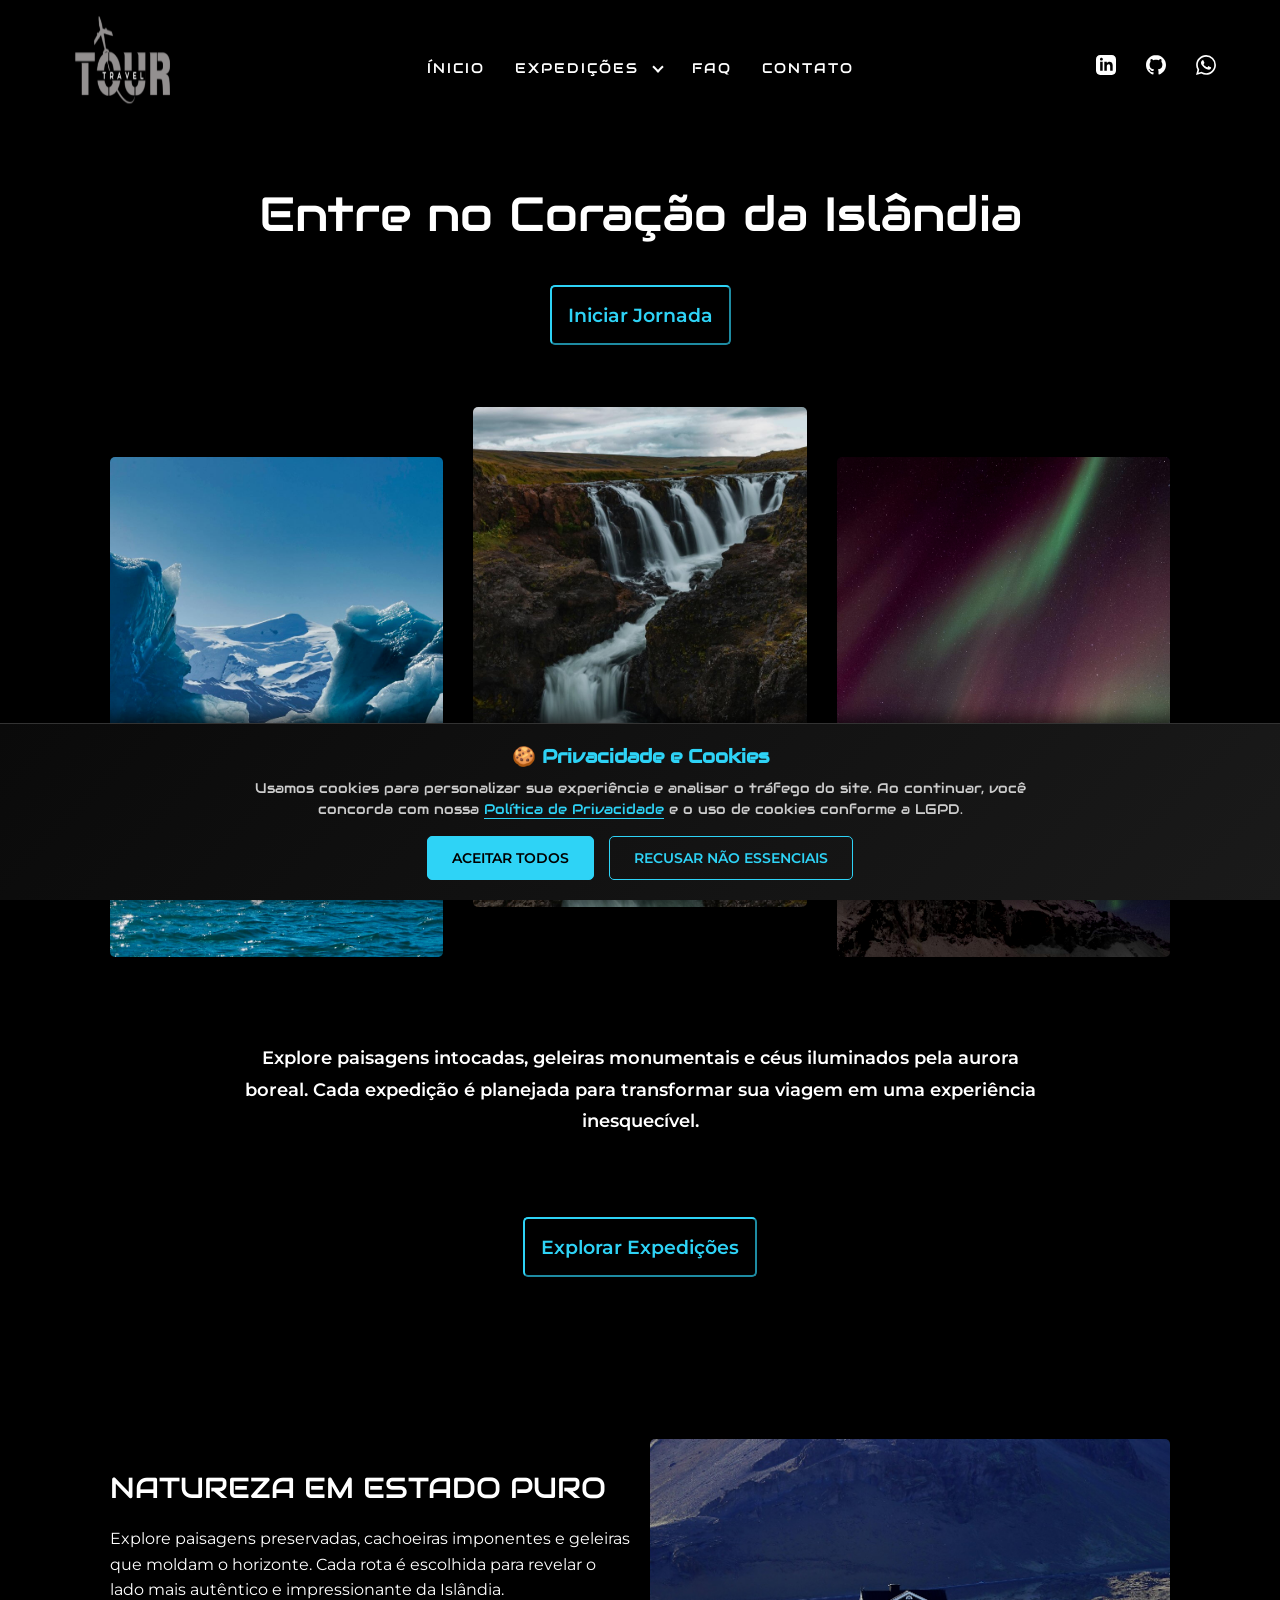
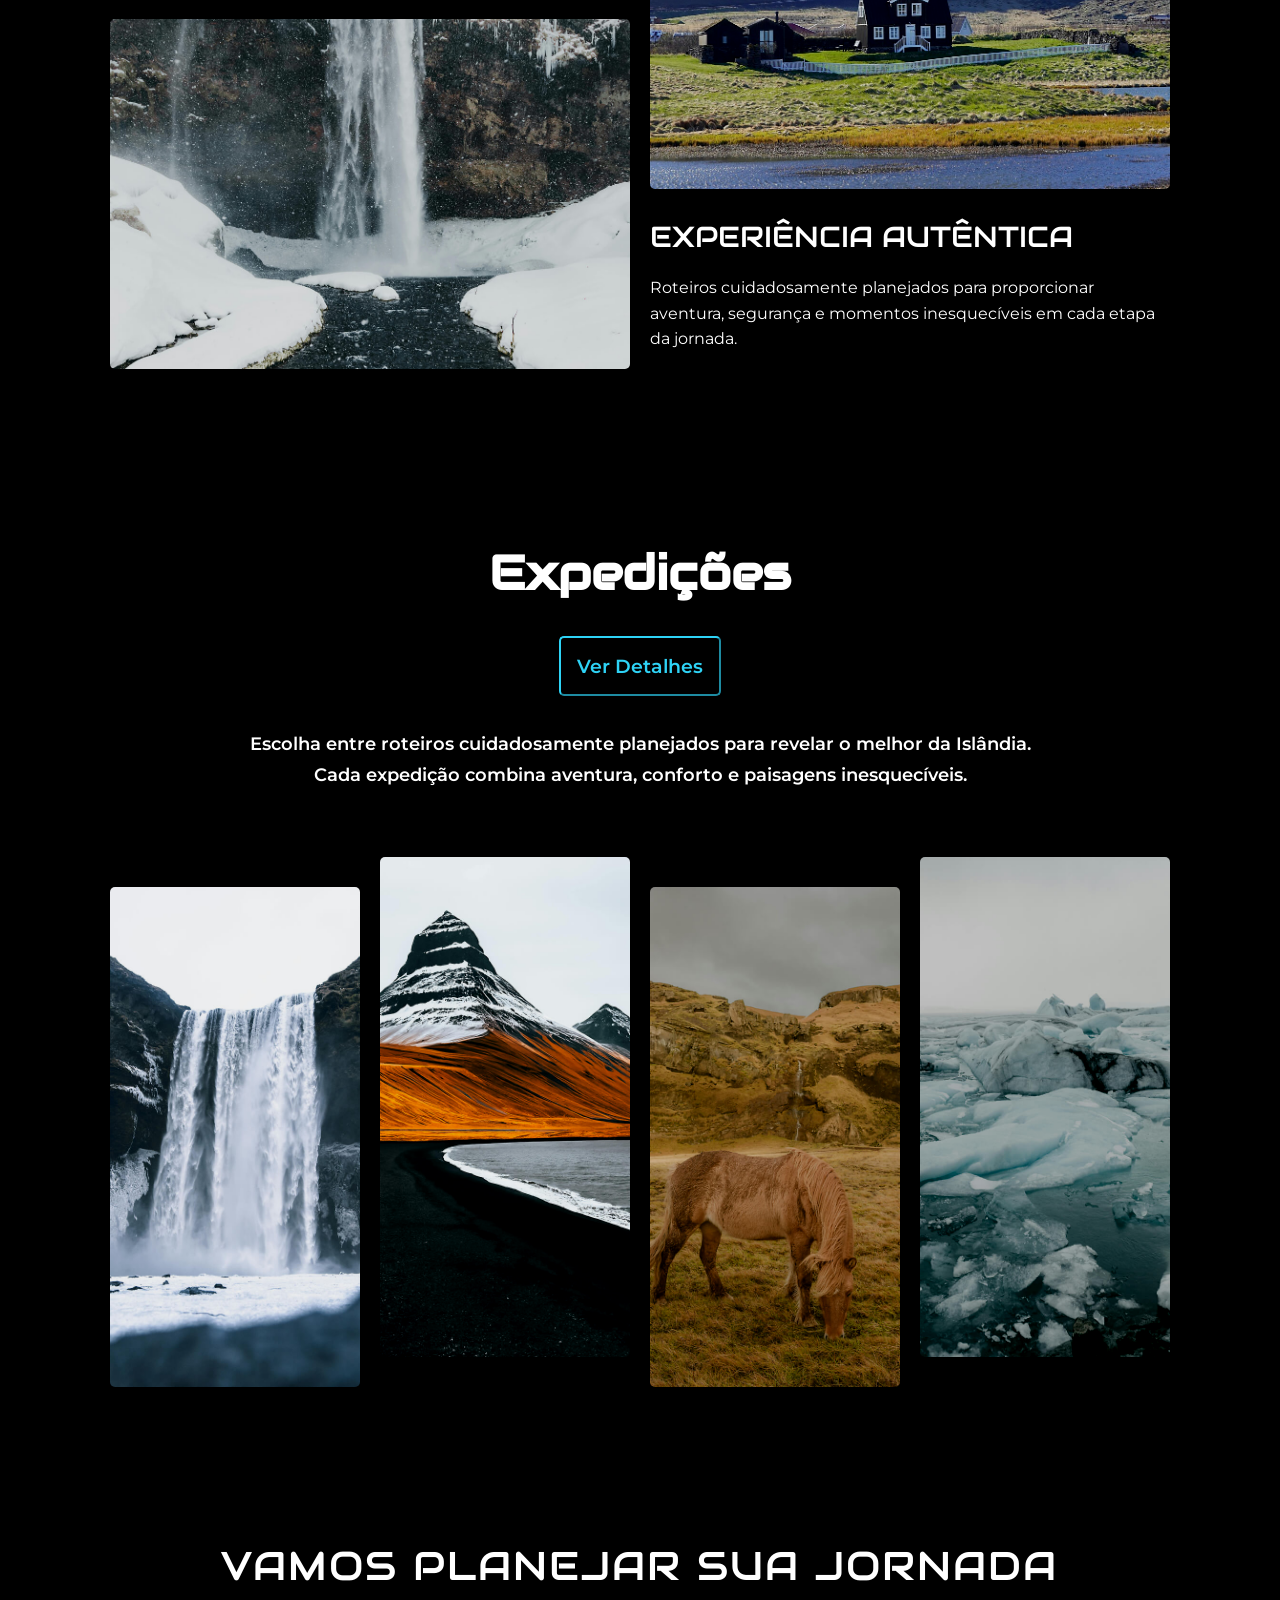
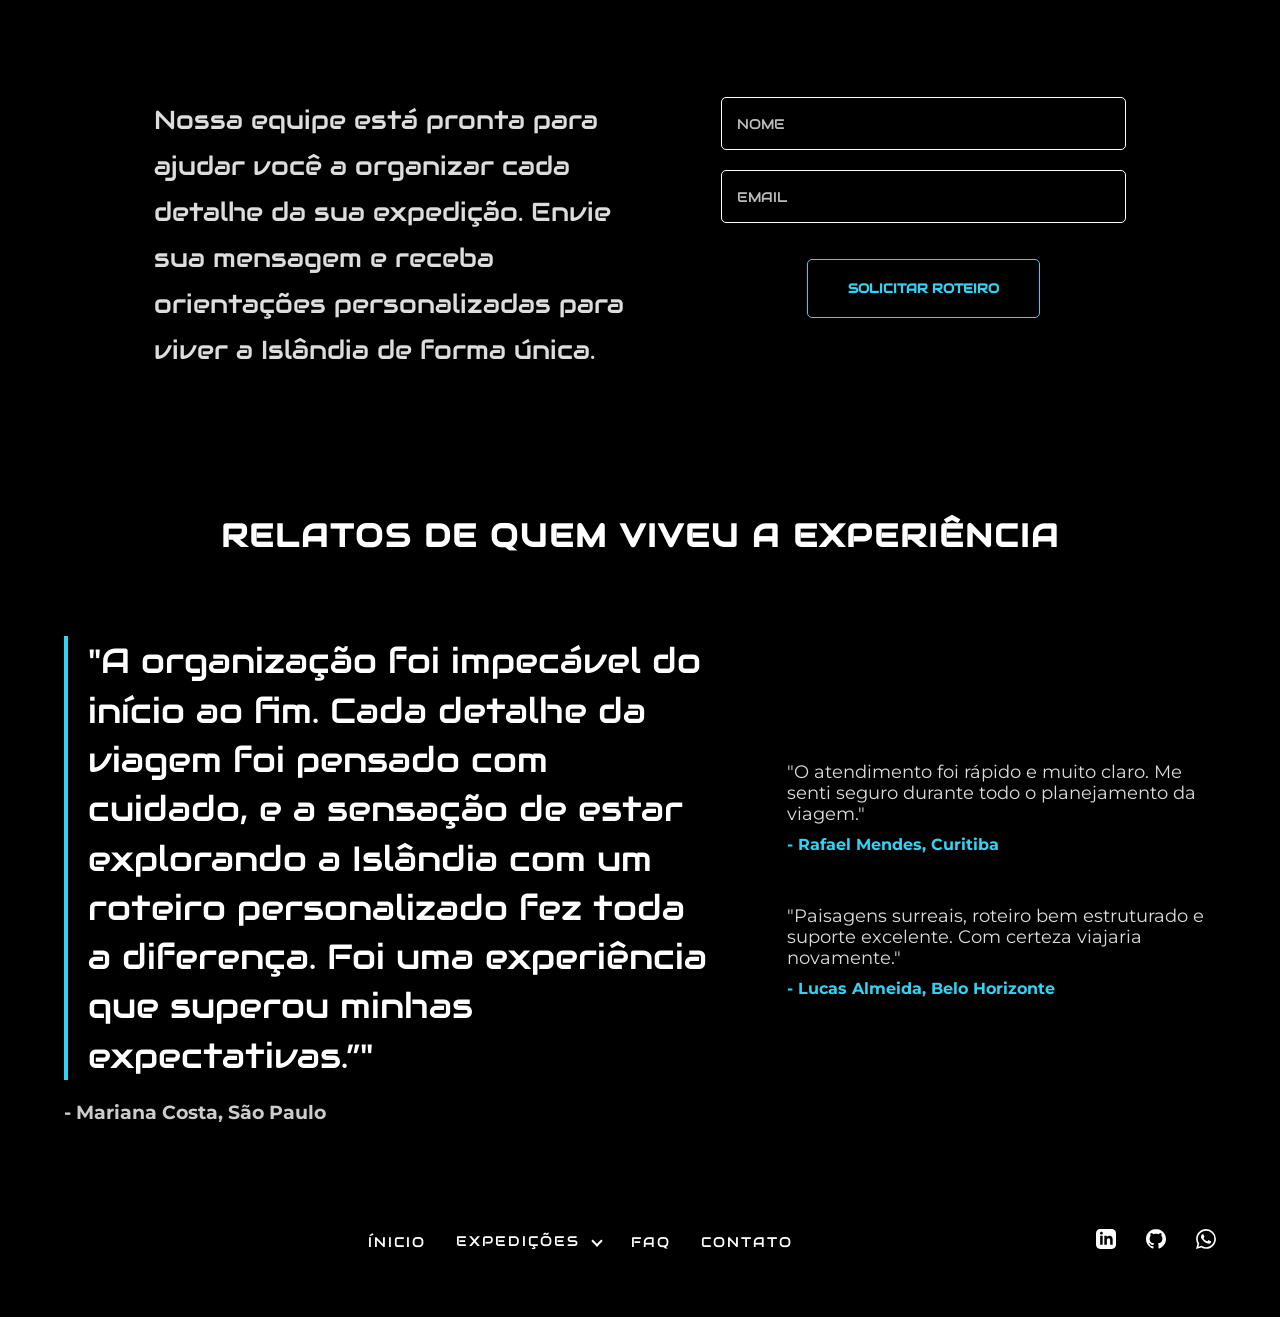
<file: index.html>
<!doctype html>
<html lang="pt-br">
  <head>
    <meta charset="UTF-8" />
    <meta name="viewport" content="width=device-width, initial-scale=1.0" />
    <title>
      Serviço de Viagem - Expedições para Islândia | Travel Freelancer
    </title>

    <!-- SEO Meta Tags -->
    <meta
      name="description"
      content="Explore paisagens intocadas da Islândia com nossas expedições personalizadas. Geleiras, aurora boreal e aventuras inesquecíveis. Roteiros planejados para transformar sua viagem em uma experiência única."
    />
    <meta
      name="keywords"
      content="viagem para islândia, expedições islândia, geleiras, aurora boreal, roteiros personalizados, aventura, turismo, travel freelancer"
    />
    <meta name="author" content="Travel Freelancer" />
    <meta name="robots" content="index, follow" />
    <meta name="language" content="pt-br" />

    <!-- Open Graph Meta Tags -->
    <meta
      property="og:title"
      content="Serviço de Viagem - Expedições para Islândia | Travel Freelancer"
    />
    <meta
      property="og:description"
      content="Explore paisagens intocadas da Islândia com nossas expedições personalizadas. Geleiras, aurora boreal e aventuras inesquecíveis."
    />
    <meta property="og:type" content="website" />
    <meta property="og:url" content="https://seusite.com/" />
    <meta
      property="og:image"
      content="https://seusite.com/assets/img/geleira.jpg"
    />
    <meta property="og:image:width" content="1200" />
    <meta property="og:image:height" content="630" />
    <meta property="og:site_name" content="Travel Freelancer" />
    <meta property="og:locale" content="pt_BR" />

    <!-- Twitter Card Meta Tags -->
    <meta name="twitter:card" content="summary_large_image" />
    <meta
      name="twitter:title"
      content="Serviço de Viagem - Expedições para Islândia | Travel Freelancer"
    />
    <meta
      name="twitter:description"
      content="Explore paisagens intocadas da Islândia com nossas expedições personalizadas. Geleiras, aurora boreal e aventuras inesquecíveis."
    />
    <meta
      name="twitter:image"
      content="https://seusite.com/assets/img/geleira.jpg"
    />
    <meta name="twitter:site" content="@travel_freelancer" />

    <!-- Canonical URL -->
    <link rel="canonical" href="https://seusite.com/" />

    <!-- Favicon -->
    <link rel="icon" type="image/svg+xml" href="assets/img/icone.svg" />

    <!-- Structured Data -->
    <script type="application/ld+json">
      {
        "@context": "https://schema.org",
        "@type": "TravelAgency",
        "name": "Travel Freelancer",
        "description": "Agência de viagens especializada em expedições personalizadas para a Islândia",
        "url": "https://seusite.com/",
        "logo": "https://seusite.com/assets/img/logo.png",
        "image": "https://seusite.com/assets/img/geleira.jpg",
        "address": {
          "@type": "PostalAddress",
          "addressCountry": "BR"
        },
        "contactPoint": {
          "@type": "ContactPoint",
          "telephone": "+55-31-995263774",
          "contactType": "customer service",
          "availableLanguage": "Portuguese"
        },
        "sameAs": [
          "https://www.linkedin.com/in/thiago-lima-271138270/",
          "https://github.com/ThiagoLlimas",
          "https://wa.me/5531995263774"
        ],
        "offers": {
          "@type": "Offer",
          "description": "Expedições personalizadas para Islândia",
          "areasServed": "Islândia"
        }
      }
    </script>

    <script>
      (function (w, d, s, l, i) {
        w[l] = w[l] || [];
        w[l].push({ "gtm.start": new Date().getTime(), event: "gtm.js" });
        var f = d.getElementsByTagName(s)[0],
          j = d.createElement(s),
          dl = l != "dataLayer" ? "&l=" + l : "";
        j.async = true;
        j.src = "https://www.googletagmanager.com/gtm.js?id=" + i + dl;
        f.parentNode.insertBefore(j, f);
      })(window, document, "script", "dataLayer", "GTM-W364ZSX3");
    </script>
    <!-- End Google Tag Manager -->

    <!-- Script de Cookies LGPD -->
    <script src="assets/js/cookies.js" defer></script>

    <link rel="stylesheet" href="assets/css/style.css" />
    <link rel="preconnect" href="https://fonts.googleapis.com" />
    <link rel="preconnect" href="https://fonts.gstatic.com" crossorigin />
    <link
      href="https://fonts.googleapis.com/css2?family=Audiowide&display=swap"
      rel="stylesheet"
    />
    <link
      href="https://fonts.googleapis.com/css2?family=Montserrat:ital,wght@0,100..900;1,100..900&display=swap"
      rel="stylesheet"
    />
    <link
      rel="preload"
      fetchpriority="high"
      as="image"
      href="assets/img/geleira.jpg"
      type="image/jpeg"
    />
    <link rel="stylesheet" href="faq.html" />
  </head>
  <body>
    <!-- Google Tag Manager (noscript) -->
    <noscript
      ><iframe
        src="https://www.googletagmanager.com/ns.html?id=GTM-W364ZSX3"
        height="0"
        width="0"
        style="display: none; visibility: hidden"
      ></iframe
    ></noscript>
    <!-- End Google Tag Manager (noscript) -->
    <header>
      <div class="logo">
        <img
          src="assets/img/logo.png"
          alt="Logo Travel Freelancer"
          width="120"
          height="120"
          class="logos"
        />
      </div>

      <nav aria-label="Navegação Principal" class="nav-header">
        <input type="checkbox" id="menu-toggle" class="menu-checkbox" />
        <label for="menu-toggle" class="menu-hamburguer">
          <span class="linha"></span>
          <span class="linha"></span>
          <span class="linha"></span>
        </label>

        <ul class="list-header">
          <li>
            <a href="index.html" aria-label="Página inicial do site">Ínicio</a>
          </li>

          <li class="dropdown-header">
            <a
              href="expedicao.html"
              class="dropbtn"
              aria-label="Menu de expedições disponíveis"
              >Expedições <span class="arrow"></span
            ></a>

            <input
              type="checkbox"
              id="submenu-toggle"
              class="submenu-checkbox"
            />
            <label for="submenu-toggle" class="submenu-seta">
              <svg
                viewBox="0 0 24 24"
                width="20"
                height="20"
                stroke="#fff"
                stroke-width="2"
                fill="none"
              >
                <polyline points="6 9 12 15 18 9"></polyline>
              </svg>
            </label>

            <ul class="dropdown-content">
              <li>
                <a
                  href="expedicao1.html"
                  aria-label="Ver detalhes da expedição de geologia"
                  >Expedição #1 (Geologia)</a
                >
              </li>
              <li>
                <a
                  href="expedicao2.html"
                  aria-label="Ver detalhes da expedição do litoral"
                  >Expedição #2 (Litoral)</a
                >
              </li>
              <li>
                <a
                  href="expedicao3.html"
                  aria-label="Ver detalhes da expedição off-road"
                  >Expedição #3 (Off-Road)</a
                >
              </li>
            </ul>
          </li>

          <li>
            <a
              href="faq.html"
              aria-label="Perguntas frequentes sobre as viagens"
              >FAQ</a
            >
          </li>
          <li>
            <a href="contatos.html" aria-label="Entre em contato conosco"
              >Contato</a
            >
          </li>
        </ul>
      </nav>

      <div class="social-links">
        <a
          href="https://www.linkedin.com/in/thiago-lima-271138270/"
          target="_blank"
          aria-label="Visitar perfil no LinkedIn"
        >
          <svg
            xmlns="http://www.w3.org/2000/svg"
            width="24"
            height="24"
            viewBox="0 0 24 24"
            class="icon-svg"
          >
            <path
              d="M19 0h-14c-2.761 0-5 2.239-5 5v14c0 2.761 2.239 5 5 5h14c2.762 0 5-2.239 5-5v-14c0-2.761-2.238-5-5-5zm-11 19h-3v-11h3v11zm-1.5-12.268c-.966 0-1.75-.79-1.75-1.764s.784-1.764 1.75-1.764 1.75.79 1.75 1.764-.783 1.764-1.75 1.764zm13.5 12.268h-3v-5.604c0-3.368-4-3.113-4 0v5.604h-3v-11h3v1.765c1.396-2.586 7-2.777 7 2.476v6.759z"
            />
          </svg>
        </a>

        <a
          href="https://github.com/ThiagoLlimas"
          target="_blank"
          aria-label="Visitar perfil no GitHub"
        >
          <svg
            xmlns="http://www.w3.org/2000/svg"
            width="24"
            height="24"
            viewBox="0 0 24 24"
            class="icon-svg"
          >
            <path
              d="M12 0c-6.626 0-12 5.373-12 12 0 5.302 3.438 9.8 8.207 11.387.599.111.793-.261.793-.577v-2.234c-3.338.726-4.042-1.416-4.042-1.416-.546-1.387-1.333-1.756-1.333-1.756-1.089-.745.083-.729.083-.729 1.205.084 1.839 1.237 1.839 1.237 1.07 1.834 2.807 1.304 3.492.997.107-.775.418-1.305.762-1.604-2.665-.305-5.467-1.334-5.467-5.931 0-1.311.469-2.381 1.236-3.221-.124-.303-.535-1.524.117-3.176 0 0 1.008-.322 3.301 1.23.957-.266 1.983-.399 3.003-.404 1.02.005 2.047.138 3.006.404 2.291-1.552 3.297-1.23 3.297-1.23.653 1.653.242 2.874.118 3.176.77.84 1.235 1.911 1.235 3.221 0 4.609-2.807 5.624-5.479 5.921.43.372.823 1.102.823 2.222v3.293c0 .319.192.694.801.576 4.765-1.589 8.199-6.086 8.199-11.386 0-6.627-5.373-12-12-12z"
            />
          </svg>
        </a>

        <a
          href="https://wa.me/5531995263774?text=Olá,%20vi%20os%20planos%20de%20viagem!"
          target="_blank"
          aria-label="Enviar mensagem pelo WhatsApp"
        >
          <svg
            xmlns="http://www.w3.org/2000/svg"
            width="24"
            height="24"
            viewBox="0 0 24 24"
            class="icon-svg"
            class="whats"
          >
            <path
              d="M17.472 14.382c-.297-.149-1.758-.867-2.03-.967-.273-.099-.471-.148-.67.15-.197.297-.767.966-.94 1.164-.173.199-.347.223-.644.075-.297-.15-1.255-.463-2.39-1.475-.883-.788-1.48-1.761-1.653-2.059-.173-.297-.018-.458.13-.606.134-.133.298-.347.446-.52.149-.174.198-.298.298-.497.099-.198.05-.371-.025-.52-.075-.149-.669-1.612-.916-2.207-.242-.579-.487-.5-.669-.51-.173-.008-.371-.01-.57-.01-.198 0-.52.074-.792.372-.272.297-1.04 1.016-1.04 2.479 0 1.462 1.065 2.875 1.213 3.074.149.198 2.096 3.2 5.077 4.487.709.306 1.262.489 1.694.625.712.227 1.36.195 1.871.118.571-.085 1.758-.719 2.006-1.413.248-.694.248-1.289.173-1.413-.074-.124-.272-.198-.57-.347m-5.421 7.403h-.004a9.87 9.87 0 01-5.031-1.378l-.361-.214-3.741.982.998-3.648-.235-.374a9.86 9.86 0 01-1.51-5.26c.001-5.45 4.436-9.884 9.888-9.884 2.64 0 5.122 1.03 6.988 2.898a9.825 9.825 0 012.893 6.994c-.003 5.45-4.437 9.884-9.885 9.884m8.413-18.297A11.815 11.815 0 0012.05 0C5.495 0 .16 5.335.157 11.892c0 2.096.547 4.142 1.588 5.945L.057 24l6.305-1.654a11.882 11.882 0 005.683 1.448h.005c6.554 0 11.89-5.335 11.893-11.893a11.821 11.821 0 00-3.48-8.413Z"
            />
          </svg>
        </a>
      </div>
    </header>

    <main>
      <section class="hero" id="home">
        <h1>Entre no Coração da Islândia</h1>
        <a href="#button-destiny" aria-label="Rolar para iniciar jornada">
          <button class="btn-cta" id="button-cta">Iniciar Jornada</button>
        </a>
      </section>

      <section class="tours-gallery" id="tours">
        <div class="gallery-grid">
          <figure class="primaryfigures">
            <a
              href="expedicao1.html"
              aria-label="Ver detalhes da Expedição #1 Geologia"
            >
              <img
                src="assets/img/geleira.jpg"
                alt="Geleira na Islândia com luz azul vibrante"
                class="imgfigure"
                loading="eager"
                fetchpriority="high"
                width="400"
                height="500"
              />
            </a>
          </figure>
          <figure class="primaryfigures">
            <a
              href="expedicao2.html"
              aria-label="Ver detalhes da Expedição #2 Litoral"
            >
              <img
                src="assets/img/cachoeira-na-montanha.jpg"
                alt="Cachoeira espetacular entre montanhas imponentes na Islândia"
                class="imgfigure"
                loading="lazy"
                width="400"
                height="500"
              />
            </a>
          </figure>
          <figure class="primaryfigures">
            <a
              href="expedicao3.html"
              aria-label="Ver detalhes da Expedição #3 Off-Road"
            >
              <img
                src="assets/img/aurora-boreal.jpg"
                alt="Aurora Boreal dançando no céu noturno da Islândia"
                class="imgfigure"
                loading="lazy"
                width="400"
                height="500"
              />
            </a>
          </figure>
        </div>
        <p class="description">
          Explore paisagens intocadas, geleiras monumentais e céus iluminados
          pela aurora boreal. Cada expedição é planejada para transformar sua
          viagem em uma experiência inesquecível.
        </p>

        <div id="button-destiny">
          <a
            href="#expedicoesfigures"
            aria-label="Rolar para seção de expedições"
            ><button class="btn-cta">Explorar Expedições</button></a
          >
        </div>
      </section>

      <section class="container">
        <div class="articles">
          <h3 class="title-article">Natureza em Estado Puro</h3>
          <p class="p-article" id="description-article">
            Explore paisagens preservadas, cachoeiras imponentes e geleiras que
            moldam o horizonte. Cada rota é escolhida para revelar o lado mais
            autêntico e impressionante da Islândia.
          </p>
          <img
            src="assets/img/cachoeira-neve.jpg"
            alt="Cachoeira congelada cercada por neve na Islândia"
            class="image-side"
            loading="lazy"
            width="600"
            height="350"
          />
        </div>
        <div class="articles">
          <img
            src="assets/img/casa-no-interior-da-islandia.jpg"
            alt="Casa tradicional no interior rural da Islândia"
            class="image-side"
            loading="lazy"
            width="600"
            height="350"
          />
          <h3 class="title-container">Experiência Autêntica</h3>
          <p class="p-article">
            Roteiros cuidadosamente planejados para proporcionar aventura,
            segurança e momentos inesquecíveis em cada etapa da jornada.
          </p>
        </div>
      </section>

      <section class="turn-section" id="expedicoesfigures">
        <h2>Expedições</h2>

        <div class="button-div">
          <a
            href="expedicao.html"
            aria-label="Ver todos os detalhes das expedições"
            ><button>Ver Detalhes</button></a
          >
        </div>

        <p class="p-turn-section">
          Escolha entre roteiros cuidadosamente planejados para revelar o melhor
          da Islândia. Cada expedição combina aventura, conforto e paisagens
          inesquecíveis.
        </p>

        <div class="figures">
          <figure>
            <img
              src="assets/img/cachoeira-nevada.jpg"
              alt="Cachoeira poderosa com neve ao redor na Islândia"
              class="figures-img"
              loading="lazy"
              width="300"
              height="500"
            />
          </figure>
          <figure>
            <img
              src="assets/img/praia-negra.jpg"
              alt="Praia de areia vulcânica negra na Islândia"
              class="figures-img"
              loading="lazy"
              width="300"
              height="500"
            />
          </figure>
          <figure>
            <img
              src="assets/img/vida-animal.jpg"
              alt="Fauna selvagem típica da Islândia"
              class="figures-img"
              loading="lazy"
              width="300"
              height="500"
            />
          </figure>
          <figure>
            <img
              src="assets/img/gelido.jpg"
              alt="Paisagem glacial e fria do interior da Islândia"
              class="figures-img"
              loading="lazy"
              width="300"
              height="500"
            />
          </figure>
        </div>
      </section>

      <section class="contact-section" id="contact">
        <h2>Vamos Planejar Sua Jornada</h2>
        <p>
          Nossa equipe está pronta para ajudar você a organizar cada detalhe da
          sua expedição. Envie sua mensagem e receba orientações personalizadas
          para viver a Islândia de forma única.
        </p>
        <form
          id="contact-form"
          action="https://formspree.io/f/xlgwagea"
          method="post"
        >
          <label for="name">Nome*</label>
          <input
            type="text"
            id="name"
            name="nome"
            placeholder="NOME"
            required
          />

          <label for="email">Email*</label>
          <input
            type="email"
            id="email"
            name="email"
            placeholder="EMAIL"
            required
          />

          <button type="submit">SOLICITAR ROTEIRO</button>

          <p id="status-envio"></p>
        </form>
      </section>
    </main>

    <section class="testimonials">
      <h2>Relatos de Quem Viveu a Experiência</h2>

      <div class="grid-layout">
        <div class="depoimento-destaque">
          <blockquote>
            "A organização foi impecável do início ao fim. Cada detalhe da
            viagem foi pensado com cuidado, e a sensação de estar explorando a
            Islândia com um roteiro personalizado fez toda a diferença. Foi uma
            experiência que superou minhas expectativas.”"
          </blockquote>
          <cite>- Mariana Costa, São Paulo</cite>
        </div>

        <div class="lista-comentarios">
          <div class="mini-depoimento">
            <p>
              "O atendimento foi rápido e muito claro. Me senti seguro durante
              todo o planejamento da viagem."
            </p>
            <cite>- Rafael Mendes, Curitiba</cite>
          </div>

          <div class="mini-depoimento">
            <p>
              "Paisagens surreais, roteiro bem estruturado e suporte excelente.
              Com certeza viajaria novamente."
            </p>
            <cite>- Lucas Almeida, Belo Horizonte</cite>
          </div>
        </div>
      </div>
    </section>

    <footer>
      <nav aria-label="Navegação Principal" class="nav-header" id="header-nav">
        <ul class="list-footer">
          <li><a href="index.html">Ínicio</a></li>
          <li
            class="dropdown"
            style="display: flex; align-items: center; position: relative"
          >
            <a href="expedicao.html" class="dropbtn" style="padding-right: 5px"
              >Expedições</a
            >

            <input
              type="checkbox"
              id="footer-submenu-toggle"
              class="footer-submenu-checkbox"
            />

            <label for="footer-submenu-toggle" class="footer-submenu-seta">
              <span class="arrow"></span>
            </label>

            <ul class="dropdown-content" id="content-dropdown">
              <li class="footer-list">
                <a href="expedicao1.html">Expedição #1 (Geologia)</a>
              </li>
              <li class="footer-list">
                <a href="expedicao2.html">Expedição #2 (Litoral)</a>
              </li>
              <li class="footer-list">
                <a href="expedicao3.html">Expedição #3 (Off-Road)</a>
              </li>
            </ul>
          </li>

          <li class="footer-list"><a href="faq.html">FAQ</a></li>
          <li class="footer-list"><a href="contatos.html">Contato</a></li>
        </ul>
      </nav>

      <div class="social-links">
        <a
          href="https://www.linkedin.com/in/thiago-lima-271138270/"
          target="_blank"
        >
          <svg
            xmlns="http://www.w3.org/2000/svg"
            width="24"
            height="24"
            viewBox="0 0 24 24"
            class="icon-svg"
          >
            <path
              d="M19 0h-14c-2.761 0-5 2.239-5 5v14c0 2.761 2.239 5 5 5h14c2.762 0 5-2.239 5-5v-14c0-2.761-2.238-5-5-5zm-11 19h-3v-11h3v11zm-1.5-12.268c-.966 0-1.75-.79-1.75-1.764s.784-1.764 1.75-1.764 1.75.79 1.75 1.764-.783 1.764-1.75 1.764zm13.5 12.268h-3v-5.604c0-3.368-4-3.113-4 0v5.604h-3v-11h3v1.765c1.396-2.586 7-2.777 7 2.476v6.759z"
            />
          </svg>
        </a>

        <a href="https://github.com/ThiagoLlimas" target="_blank">
          <svg
            xmlns="http://www.w3.org/2000/svg"
            width="24"
            height="24"
            viewBox="0 0 24 24"
            class="icon-svg"
          >
            <path
              d="M12 0c-6.626 0-12 5.373-12 12 0 5.302 3.438 9.8 8.207 11.387.599.111.793-.261.793-.577v-2.234c-3.338.726-4.042-1.416-4.042-1.416-.546-1.387-1.333-1.756-1.333-1.756-1.089-.745.083-.729.083-.729 1.205.084 1.839 1.237 1.839 1.237 1.07 1.834 2.807 1.304 3.492.997.107-.775.418-1.305.762-1.604-2.665-.305-5.467-1.334-5.467-5.931 0-1.311.469-2.381 1.236-3.221-.124-.303-.535-1.524.117-3.176 0 0 1.008-.322 3.301 1.23.957-.266 1.983-.399 3.003-.404 1.02.005 2.047.138 3.006.404 2.291-1.552 3.297-1.23 3.297-1.23.653 1.653.242 2.874.118 3.176.77.84 1.235 1.911 1.235 3.221 0 4.609-2.807 5.624-5.479 5.921.43.372.823 1.102.823 2.222v3.293c0 .319.192.694.801.576 4.765-1.589 8.199-6.086 8.199-11.386 0-6.627-5.373-12-12-12z"
            />
          </svg>
        </a>

        <a
          href="https://wa.me/5531995263774?text=Olá,%20vi%20os%20planos%20de%20viagem!"
          target="_blank"
        >
          <svg
            xmlns="http://www.w3.org/2000/svg"
            width="24"
            height="24"
            viewBox="0 0 24 24"
            class="icon-svg"
            class="whats"
          >
            <path
              d="M17.472 14.382c-.297-.149-1.758-.867-2.03-.967-.273-.099-.471-.148-.67.15-.197.297-.767.966-.94 1.164-.173.199-.347.223-.644.075-.297-.15-1.255-.463-2.39-1.475-.883-.788-1.48-1.761-1.653-2.059-.173-.297-.018-.458.13-.606.134-.133.298-.347.446-.52.149-.174.198-.298.298-.497.099-.198.05-.371-.025-.52-.075-.149-.669-1.612-.916-2.207-.242-.579-.487-.5-.669-.51-.173-.008-.371-.01-.57-.01-.198 0-.52.074-.792.372-.272.297-1.04 1.016-1.04 2.479 0 1.462 1.065 2.875 1.213 3.074.149.198 2.096 3.2 5.077 4.487.709.306 1.262.489 1.694.625.712.227 1.36.195 1.871.118.571-.085 1.758-.719 2.006-1.413.248-.694.248-1.289.173-1.413-.074-.124-.272-.198-.57-.347m-5.421 7.403h-.004a9.87 9.87 0 01-5.031-1.378l-.361-.214-3.741.982.998-3.648-.235-.374a9.86 9.86 0 01-1.51-5.26c.001-5.45 4.436-9.884 9.888-9.884 2.64 0 5.122 1.03 6.988 2.898a9.825 9.825 0 012.893 6.994c-.003 5.45-4.437 9.884-9.885 9.884m8.413-18.297A11.815 11.815 0 0012.05 0C5.495 0 .16 5.335.157 11.892c0 2.096.547 4.142 1.588 5.945L.057 24l6.305-1.654a11.882 11.882 0 005.683 1.448h.005c6.554 0 11.89-5.335 11.893-11.893a11.821 11.821 0 00-3.48-8.413Z"
            />
          </svg>
        </a>
      </div>
    </footer>

    <script src="assets/js/main.js" defer></script>
    <script src="assets/js/cookies.js" defer></script>
  </body>
</html>
</file>
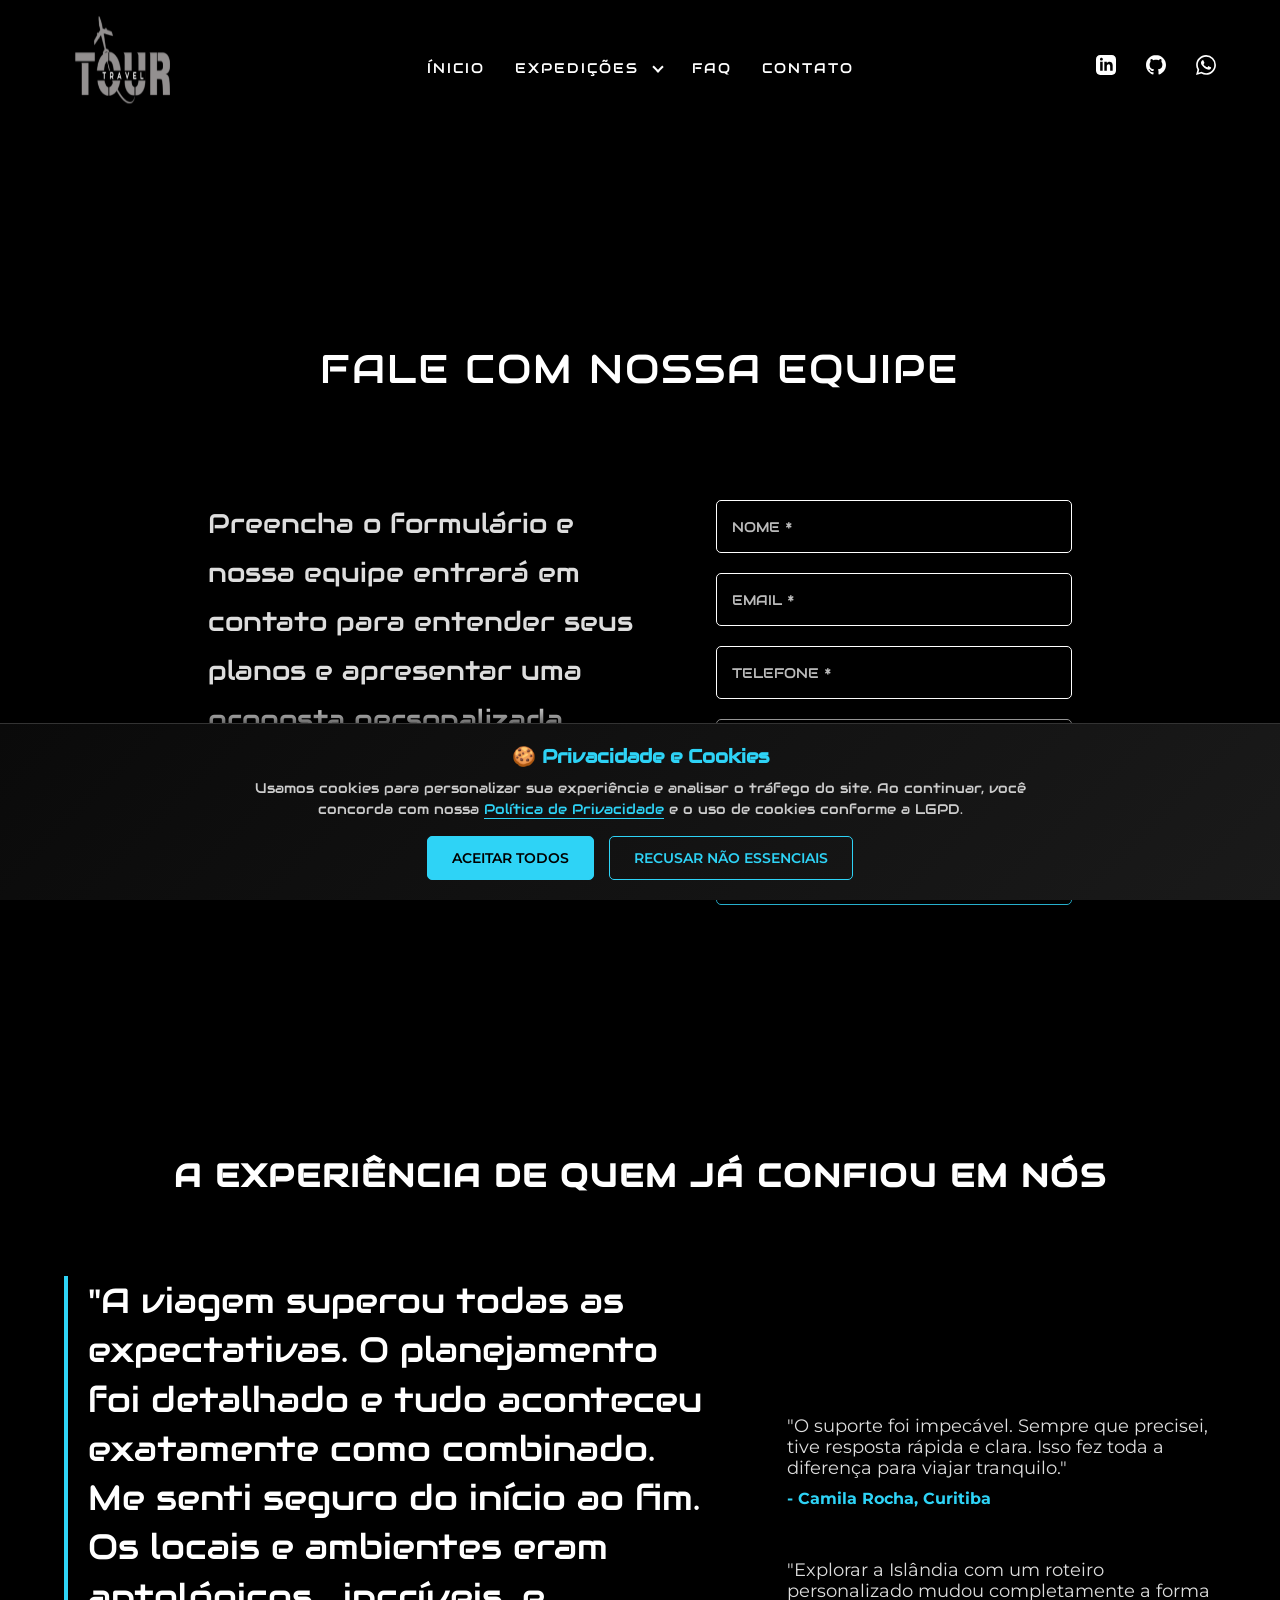
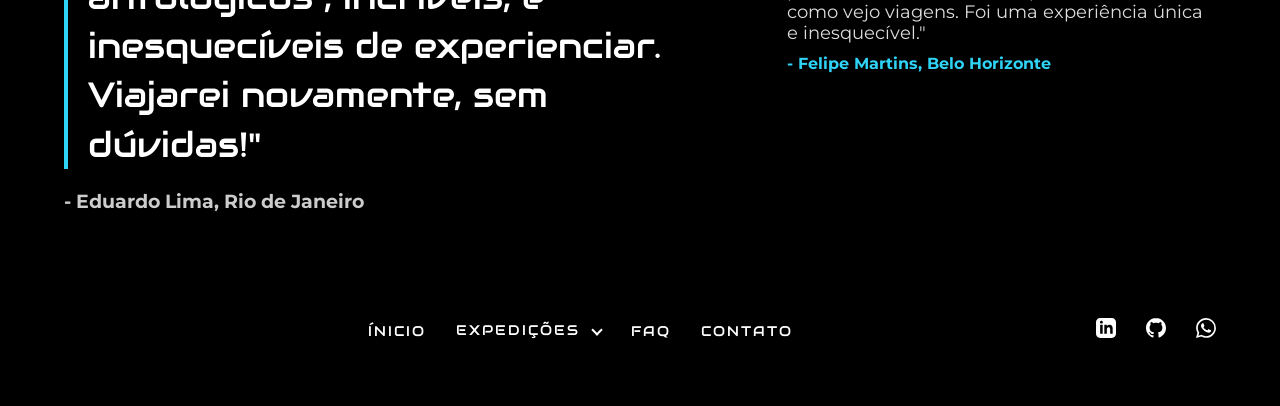
<file: contatos.html>
<!doctype html>
<html lang="pt-br">
  <head>
    <meta charset="UTF-8" />
    <meta name="viewport" content="width=device-width, initial-scale=1.0" />
    <link rel="icon" type="image/svg+xml" href="assets/img/icone.svg" />
    <title>Contato</title>

    <!-- Google Tag Manager -->
    <!-- =============================================
         ATENÇÃO: Substitua GTM-XXXXXXX pelo seu ID real
         ============================================= -->
    <script>
      (function (w, d, s, l, i) {
        w[l] = w[l] || [];
        w[l].push({ "gtm.start": new Date().getTime(), event: "gtm.js" });
        var f = d.getElementsByTagName(s)[0],
          j = d.createElement(s),
          dl = l != "dataLayer" ? "&l=" + l : "";
        j.async = true;
        j.src = "https://www.googletagmanager.com/gtm.js?id=" + i + dl;
        f.parentNode.insertBefore(j, f);
      })(window, document, "script", "dataLayer", "GTM-W364ZSX3");
    </script>
    <!-- End Google Tag Manager -->

    <link rel="stylesheet" href="assets/css/style.css" />
    <link
      href="https://fonts.googleapis.com/css2?family=Audiowide&display=swap"
      rel="stylesheet"
    />
    <link
      href="https://fonts.googleapis.com/css2?family=Montserrat:ital,wght@0,100..900;1,100..900&display=swap"
      rel="stylesheet"
    />
  </head>
  <body>
    <!-- Google Tag Manager (noscript) -->
    <noscript
      ><iframe
        src="https://www.googletagmanager.com/ns.html?id=GTM-W364ZSX3"
        height="0"
        width="0"
        style="display: none; visibility: hidden"
      ></iframe
    ></noscript>
    <!-- End Google Tag Manager (noscript) -->
    <header>
      <div class="logo">
        <img
          src="assets/img/logo.png"
          alt="Logo Travel Freelancer"
          width="120"
          height="120"
          class="logos"
        />
      </div>

      <nav aria-label="Navegação Principal" class="nav-header">
        <input type="checkbox" id="menu-toggle" class="menu-checkbox" />
        <label for="menu-toggle" class="menu-hamburguer">
          <span class="linha"></span>
          <span class="linha"></span>
          <span class="linha"></span>
        </label>

        <ul class="list-header">
          <li><a href="index.html">Ínicio</a></li>

          <li class="dropdown-header">
            <a href="expedicao.html" class="dropbtn"
              >Expedições <span class="arrow"></span
            ></a>

            <input
              type="checkbox"
              id="submenu-toggle"
              class="submenu-checkbox"
            />
            <label for="submenu-toggle" class="submenu-seta">
              <svg
                viewBox="0 0 24 24"
                width="20"
                height="20"
                stroke="#fff"
                stroke-width="2"
                fill="none"
              >
                <polyline points="6 9 12 15 18 9"></polyline>
              </svg>
            </label>

            <ul class="dropdown-content">
              <li><a href="expedicao1.html">Expedição #1 (Geologia)</a></li>
              <li><a href="expedicao2.html">Expedição #2 (Litoral)</a></li>
              <li><a href="expedicao3.html">Expedição #3 (Off-Road)</a></li>
            </ul>
          </li>

          <li><a href="faq.html">FAQ</a></li>
          <li><a href="contatos.html">Contato</a></li>
        </ul>
      </nav>

      <div class="social-links">
        <a
          href="https://www.linkedin.com/in/thiago-lima-271138270/"
          target="_blank"
        >
          <svg
            xmlns="http://www.w3.org/2000/svg"
            width="24"
            height="24"
            viewBox="0 0 24 24"
            class="icon-svg"
          >
            <path
              d="M19 0h-14c-2.761 0-5 2.239-5 5v14c0 2.761 2.239 5 5 5h14c2.762 0 5-2.239 5-5v-14c0-2.761-2.238-5-5-5zm-11 19h-3v-11h3v11zm-1.5-12.268c-.966 0-1.75-.79-1.75-1.764s.784-1.764 1.75-1.764 1.75.79 1.75 1.764-.783 1.764-1.75 1.764zm13.5 12.268h-3v-5.604c0-3.368-4-3.113-4 0v5.604h-3v-11h3v1.765c1.396-2.586 7-2.777 7 2.476v6.759z"
            />
          </svg>
        </a>

        <a href="https://github.com/ThiagoLlimas" target="_blank">
          <svg
            xmlns="http://www.w3.org/2000/svg"
            width="24"
            height="24"
            viewBox="0 0 24 24"
            class="icon-svg"
          >
            <path
              d="M12 0c-6.626 0-12 5.373-12 12 0 5.302 3.438 9.8 8.207 11.387.599.111.793-.261.793-.577v-2.234c-3.338.726-4.042-1.416-4.042-1.416-.546-1.387-1.333-1.756-1.333-1.756-1.089-.745.083-.729.083-.729 1.205.084 1.839 1.237 1.839 1.237 1.07 1.834 2.807 1.304 3.492.997.107-.775.418-1.305.762-1.604-2.665-.305-5.467-1.334-5.467-5.931 0-1.311.469-2.381 1.236-3.221-.124-.303-.535-1.524.117-3.176 0 0 1.008-.322 3.301 1.23.957-.266 1.983-.399 3.003-.404 1.02.005 2.047.138 3.006.404 2.291-1.552 3.297-1.23 3.297-1.23.653 1.653.242 2.874.118 3.176.77.84 1.235 1.911 1.235 3.221 0 4.609-2.807 5.624-5.479 5.921.43.372.823 1.102.823 2.222v3.293c0 .319.192.694.801.576 4.765-1.589 8.199-6.086 8.199-11.386 0-6.627-5.373-12-12-12z"
            />
          </svg>
        </a>

        <a
          href="https://wa.me/5531995263774?text=Olá,%20vi%20os%20planos%20de%20viagem!"
          target="_blank"
        >
          <svg
            xmlns="http://www.w3.org/2000/svg"
            width="24"
            height="24"
            viewBox="0 0 24 24"
            class="icon-svg"
            class="whats"
          >
            <path
              d="M17.472 14.382c-.297-.149-1.758-.867-2.03-.967-.273-.099-.471-.148-.67.15-.197.297-.767.966-.94 1.164-.173.199-.347.223-.644.075-.297-.15-1.255-.463-2.39-1.475-.883-.788-1.48-1.761-1.653-2.059-.173-.297-.018-.458.13-.606.134-.133.298-.347.446-.52.149-.174.198-.298.298-.497.099-.198.05-.371-.025-.52-.075-.149-.669-1.612-.916-2.207-.242-.579-.487-.5-.669-.51-.173-.008-.371-.01-.57-.01-.198 0-.52.074-.792.372-.272.297-1.04 1.016-1.04 2.479 0 1.462 1.065 2.875 1.213 3.074.149.198 2.096 3.2 5.077 4.487.709.306 1.262.489 1.694.625.712.227 1.36.195 1.871.118.571-.085 1.758-.719 2.006-1.413.248-.694.248-1.289.173-1.413-.074-.124-.272-.198-.57-.347m-5.421 7.403h-.004a9.87 9.87 0 01-5.031-1.378l-.361-.214-3.741.982.998-3.648-.235-.374a9.86 9.86 0 01-1.51-5.26c.001-5.45 4.436-9.884 9.888-9.884 2.64 0 5.122 1.03 6.988 2.898a9.825 9.825 0 012.893 6.994c-.003 5.45-4.437 9.884-9.885 9.884m8.413-18.297A11.815 11.815 0 0012.05 0C5.495 0 .16 5.335.157 11.892c0 2.096.547 4.142 1.588 5.945L.057 24l6.305-1.654a11.882 11.882 0 005.683 1.448h.005c6.554 0 11.89-5.335 11.893-11.893a11.821 11.821 0 00-3.48-8.413Z"
            />
          </svg>
        </a>
      </div>
    </header>

    <main>
      <section class="contact-section" id="contactaba">
        <h2>Fale com nossa equipe</h2>
        <div>
          <p>
            Preencha o formulário e nossa equipe entrará em contato para
            entender seus planos e apresentar uma proposta personalizada para
            sua viagem à Islândia.
          </p>
          <br />
          <a
            class="link"
            href="mailto:thiagolimas239@gmail.com?subject=Interesse%20em%20viagem%20para%20Islândia"
          >
            Falar por e-mail
          </a>
          <br /><br />

          <a
            class="link"
            href="https://wa.me/5531995263774?text=Olá,%20quero%20planejar%20minha%20viagem%20para%20a%20Islândia."
            target="_blank"
            rel="noopener noreferrer"
            class="btn-whatsapp"
          >
            Falar com especialista
          </a>
        </div>
        <!-- <p>
          Preencha o formulário e nossa equipe entrará em contato para entender
          seus planos e apresentar uma proposta personalizada para sua viagem à
          Islândia.
        </p> -->

        <form
          id="contact-form"
          action="https://formspree.io/f/xlgwagea"
          method="post"
        >
          <label for="name">Nome</label>
          <input
            type="text"
            id="name"
            name="nome"
            placeholder="Nome *"
            required
          />

          <label for="email">Email</label>
          <input
            type="email"
            id="email"
            name="email"
            placeholder="Email *"
            required
          />

          <label for="telephone">Telefone</label>
          <input
            type="tel"
            id="telephone"
            name="telephone"
            placeholder="Telefone *"
            maxlength="15"
            required
          />

          <label for="text">Mensagem</label>
          <textarea
            name="text"
            id="text"
            placeholder="DEIXE SUA MENSAGEM *"
          ></textarea>

          <button type="submit">RECEBER PROPOSTA PERSONALIZADA</button>

          <p id="status-envio"></p>
        </form>
      </section>

      <section class="testimonials" id="testimoniall">
        <h2>A experiência de quem já confiou em nós</h2>

        <div class="grid-layout">
          <div class="depoimento-destaque">
            <blockquote>
              "A viagem superou todas as expectativas. O planejamento foi
              detalhado e tudo aconteceu exatamente como combinado. Me senti
              seguro do início ao fim. Os locais e ambientes eram antológicos ,
              incríveis, e inesquecíveis de experienciar. Viajarei novamente,
              sem dúvidas!"
            </blockquote>
            <cite>- Eduardo Lima, Rio de Janeiro</cite>
          </div>

          <div class="lista-comentarios">
            <div class="mini-depoimento">
              <p>
                "O suporte foi impecável. Sempre que precisei, tive resposta
                rápida e clara. Isso fez toda a diferença para viajar
                tranquilo."
              </p>
              <cite>- Camila Rocha, Curitiba</cite>
            </div>

            <div class="mini-depoimento">
              <p>
                "Explorar a Islândia com um roteiro personalizado mudou
                completamente a forma como vejo viagens. Foi uma experiência
                única e inesquecível."
              </p>
              <cite>- Felipe Martins, Belo Horizonte</cite>
            </div>
          </div>
        </div>
      </section>
    </main>

    <footer>
      <nav aria-label="Navegação Principal" class="nav-header" id="header-nav">
        <ul class="list-footer">
          <li><a href="index.html">Ínicio</a></li>
          <li
            class="dropdown"
            style="display: flex; align-items: center; position: relative"
          >
            <a href="expedicao.html" class="dropbtn" style="padding-right: 5px"
              >Expedições</a
            >

            <input
              type="checkbox"
              id="footer-submenu-toggle"
              class="footer-submenu-checkbox"
            />

            <label for="footer-submenu-toggle" class="footer-submenu-seta">
              <span class="arrow"></span>
            </label>

            <ul class="dropdown-content" id="content-dropdown">
              <li class="footer-list">
                <a href="expedicao1.html">Expedição #1 (Geologia)</a>
              </li>
              <li class="footer-list">
                <a href="expedicao2.html">Expedição #2 (Litoral)</a>
              </li>
              <li class="footer-list">
                <a href="expedicao3.html">Expedição #3 (Off-Road)</a>
              </li>
            </ul>
          </li>

          <li class="footer-list"><a href="faq.html">FAQ</a></li>
          <li class="footer-list"><a href="contatos.html">Contato</a></li>
        </ul>
      </nav>

      <div class="social-links">
        <a
          href="https://www.linkedin.com/in/thiago-lima-271138270/"
          target="_blank"
        >
          <svg
            xmlns="http://www.w3.org/2000/svg"
            width="24"
            height="24"
            viewBox="0 0 24 24"
            class="icon-svg"
          >
            <path
              d="M19 0h-14c-2.761 0-5 2.239-5 5v14c0 2.761 2.239 5 5 5h14c2.762 0 5-2.239 5-5v-14c0-2.761-2.238-5-5-5zm-11 19h-3v-11h3v11zm-1.5-12.268c-.966 0-1.75-.79-1.75-1.764s.784-1.764 1.75-1.764 1.75.79 1.75 1.764-.783 1.764-1.75 1.764zm13.5 12.268h-3v-5.604c0-3.368-4-3.113-4 0v5.604h-3v-11h3v1.765c1.396-2.586 7-2.777 7 2.476v6.759z"
            />
          </svg>
        </a>

        <a href="https://github.com/ThiagoLlimas" target="_blank">
          <svg
            xmlns="http://www.w3.org/2000/svg"
            width="24"
            height="24"
            viewBox="0 0 24 24"
            class="icon-svg"
          >
            <path
              d="M12 0c-6.626 0-12 5.373-12 12 0 5.302 3.438 9.8 8.207 11.387.599.111.793-.261.793-.577v-2.234c-3.338.726-4.042-1.416-4.042-1.416-.546-1.387-1.333-1.756-1.333-1.756-1.089-.745.083-.729.083-.729 1.205.084 1.839 1.237 1.839 1.237 1.07 1.834 2.807 1.304 3.492.997.107-.775.418-1.305.762-1.604-2.665-.305-5.467-1.334-5.467-5.931 0-1.311.469-2.381 1.236-3.221-.124-.303-.535-1.524.117-3.176 0 0 1.008-.322 3.301 1.23.957-.266 1.983-.399 3.003-.404 1.02.005 2.047.138 3.006.404 2.291-1.552 3.297-1.23 3.297-1.23.653 1.653.242 2.874.118 3.176.77.84 1.235 1.911 1.235 3.221 0 4.609-2.807 5.624-5.479 5.921.43.372.823 1.102.823 2.222v3.293c0 .319.192.694.801.576 4.765-1.589 8.199-6.086 8.199-11.386 0-6.627-5.373-12-12-12z"
            />
          </svg>
        </a>

        <a
          href="https://wa.me/5531995263774?text=Olá,%20vi%20os%20planos%20de%20viagem!"
          target="_blank"
        >
          <svg
            xmlns="http://www.w3.org/2000/svg"
            width="24"
            height="24"
            viewBox="0 0 24 24"
            class="icon-svg"
            class="whats"
          >
            <path
              d="M17.472 14.382c-.297-.149-1.758-.867-2.03-.967-.273-.099-.471-.148-.67.15-.197.297-.767.966-.94 1.164-.173.199-.347.223-.644.075-.297-.15-1.255-.463-2.39-1.475-.883-.788-1.48-1.761-1.653-2.059-.173-.297-.018-.458.13-.606.134-.133.298-.347.446-.52.149-.174.198-.298.298-.497.099-.198.05-.371-.025-.52-.075-.149-.669-1.612-.916-2.207-.242-.579-.487-.5-.669-.51-.173-.008-.371-.01-.57-.01-.198 0-.52.074-.792.372-.272.297-1.04 1.016-1.04 2.479 0 1.462 1.065 2.875 1.213 3.074.149.198 2.096 3.2 5.077 4.487.709.306 1.262.489 1.694.625.712.227 1.36.195 1.871.118.571-.085 1.758-.719 2.006-1.413.248-.694.248-1.289.173-1.413-.074-.124-.272-.198-.57-.347m-5.421 7.403h-.004a9.87 9.87 0 01-5.031-1.378l-.361-.214-3.741.982.998-3.648-.235-.374a9.86 9.86 0 01-1.51-5.26c.001-5.45 4.436-9.884 9.888-9.884 2.64 0 5.122 1.03 6.988 2.898a9.825 9.825 0 012.893 6.994c-.003 5.45-4.437 9.884-9.885 9.884m8.413-18.297A11.815 11.815 0 0012.05 0C5.495 0 .16 5.335.157 11.892c0 2.096.547 4.142 1.588 5.945L.057 24l6.305-1.654a11.882 11.882 0 005.683 1.448h.005c6.554 0 11.89-5.335 11.893-11.893a11.821 11.821 0 00-3.48-8.413Z"
            />
          </svg>
        </a>
      </div>
    </footer>

    <script src="assets/js/main.js"></script>
    <script src="assets/js/cookies.js" defer></script>
  </body>
</html>
</file>
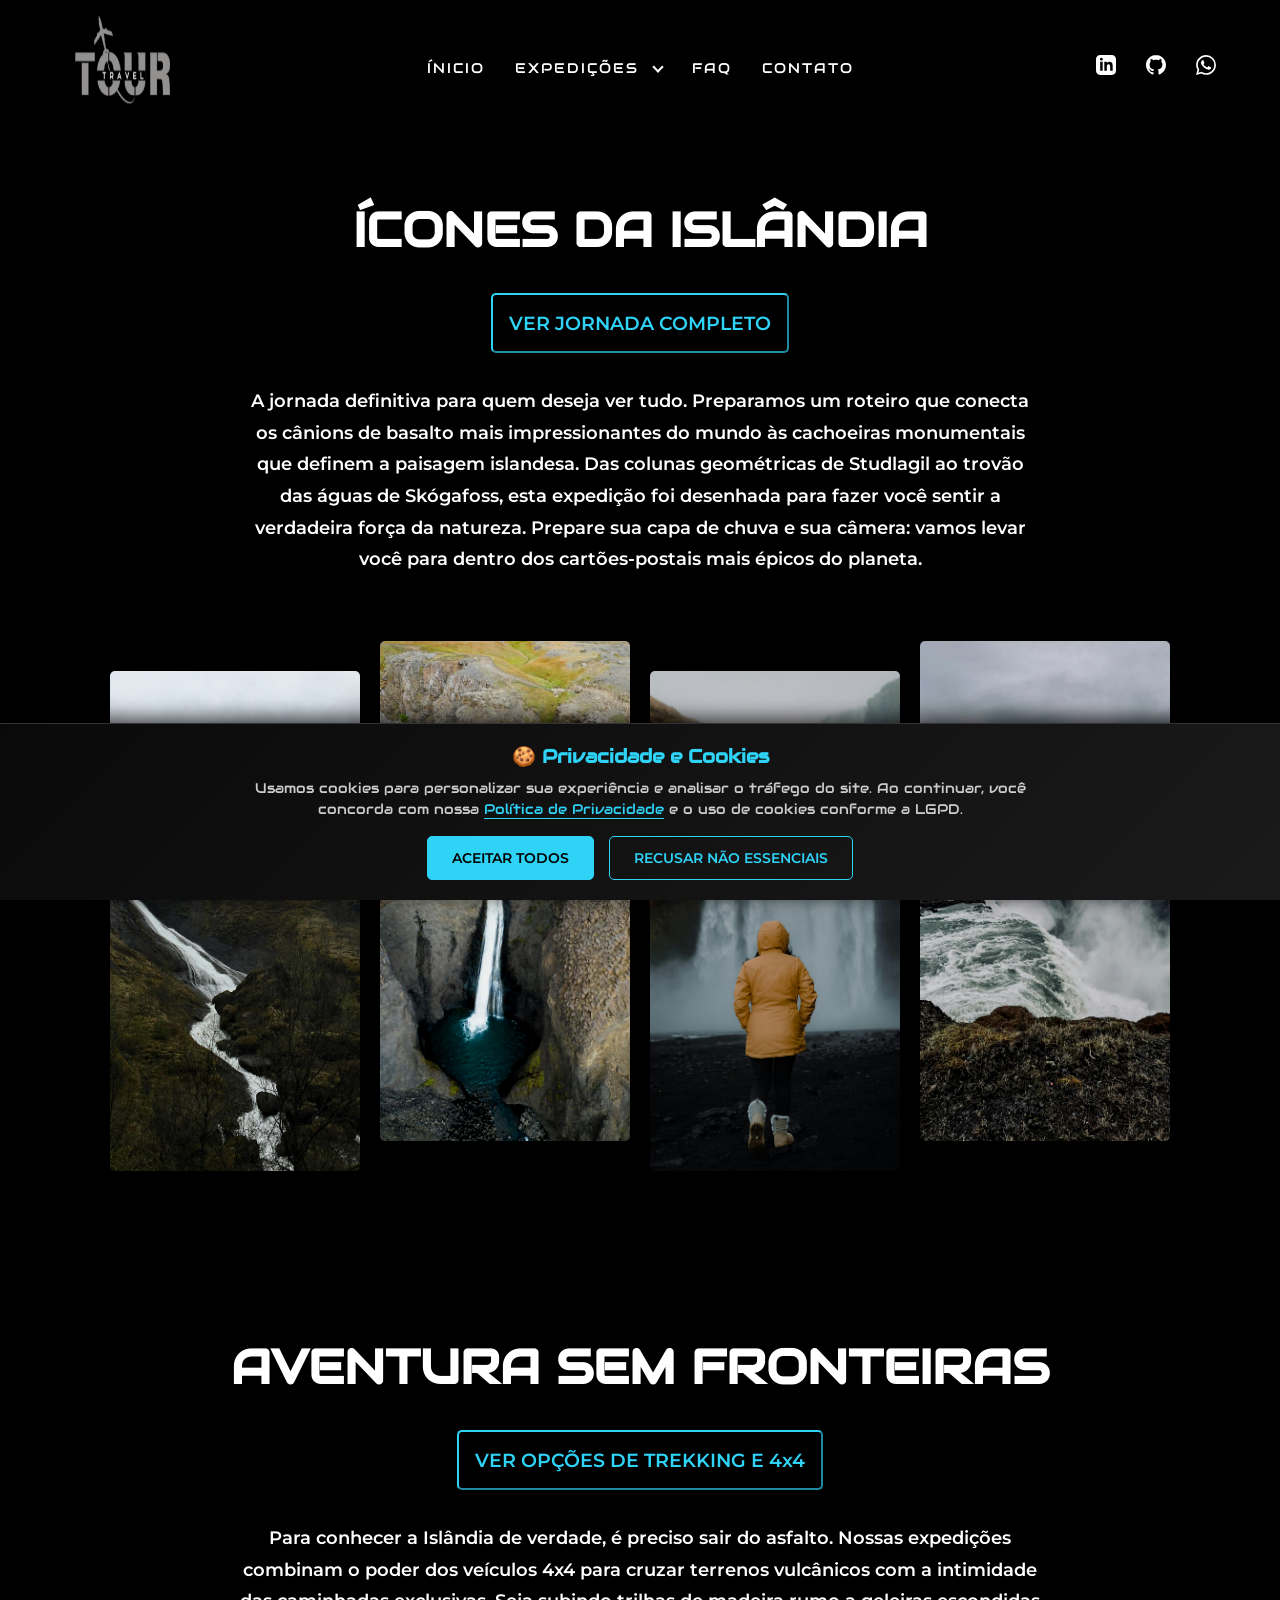
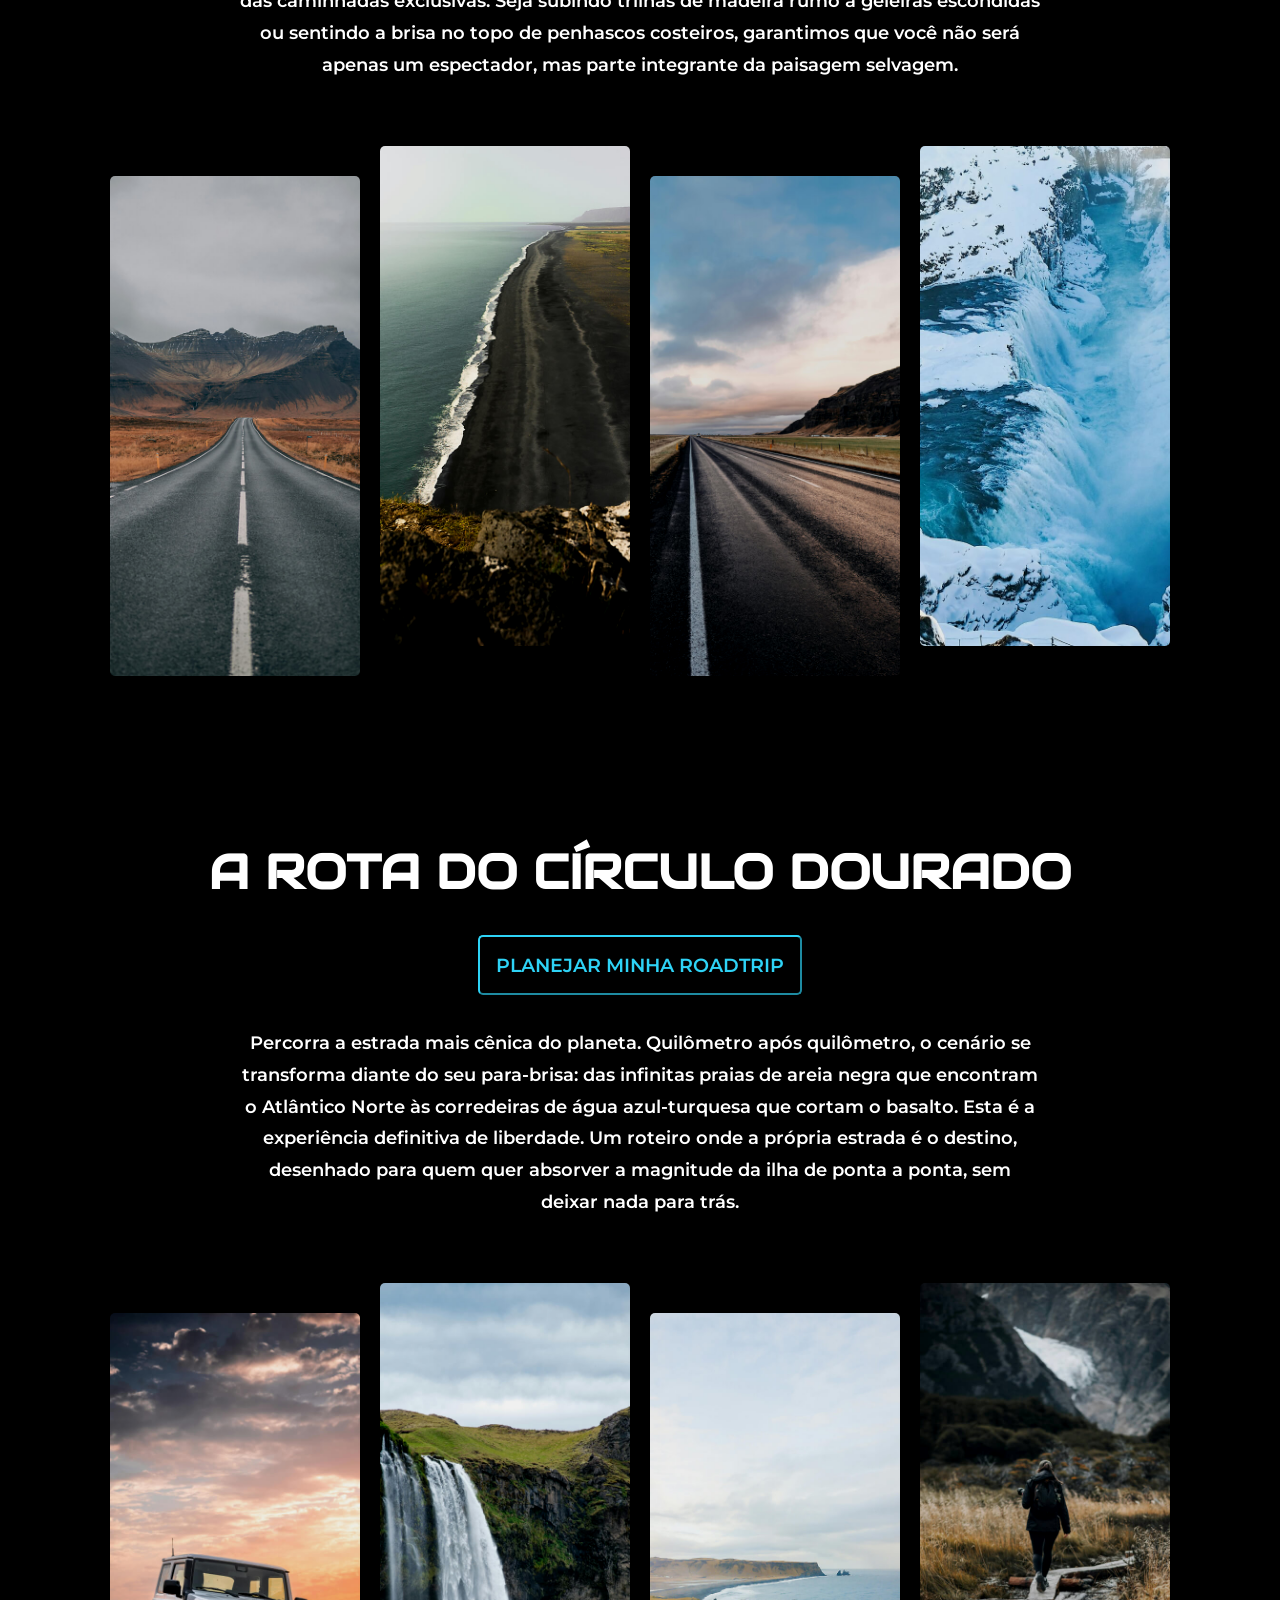
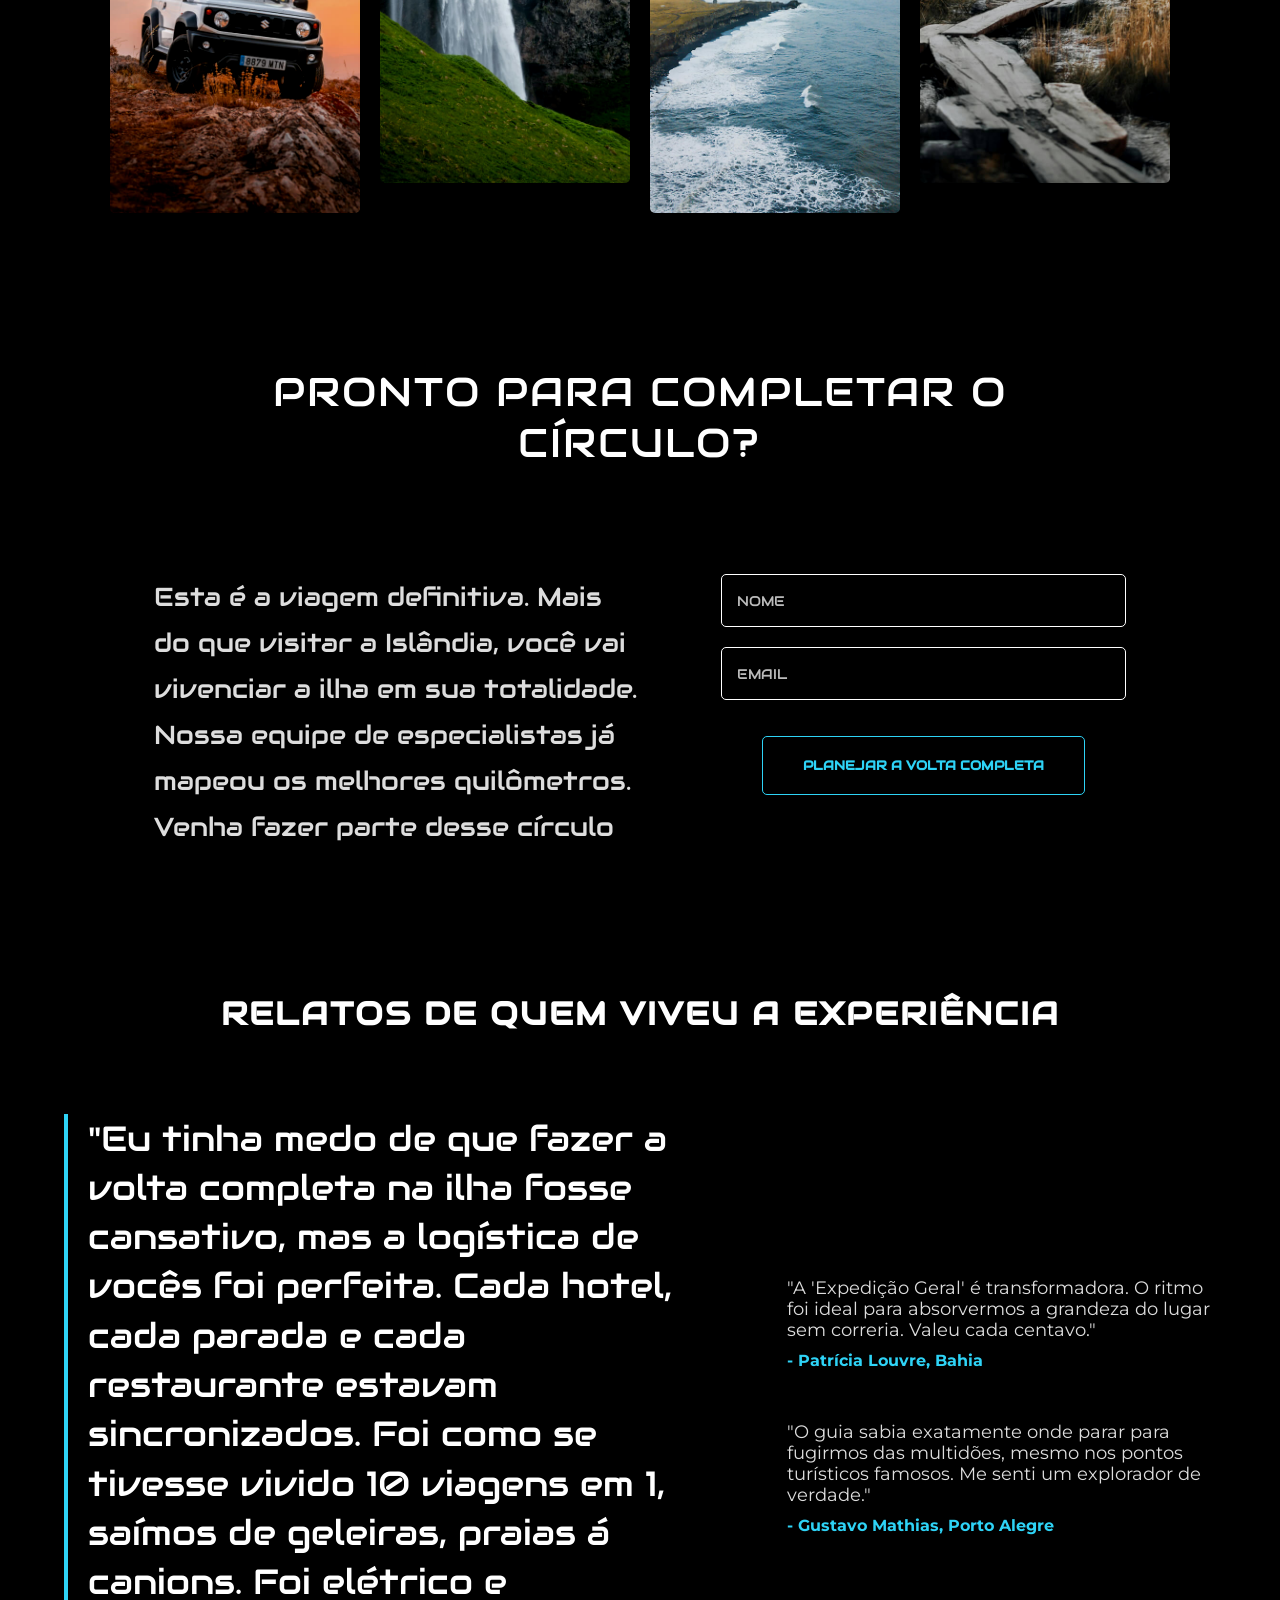
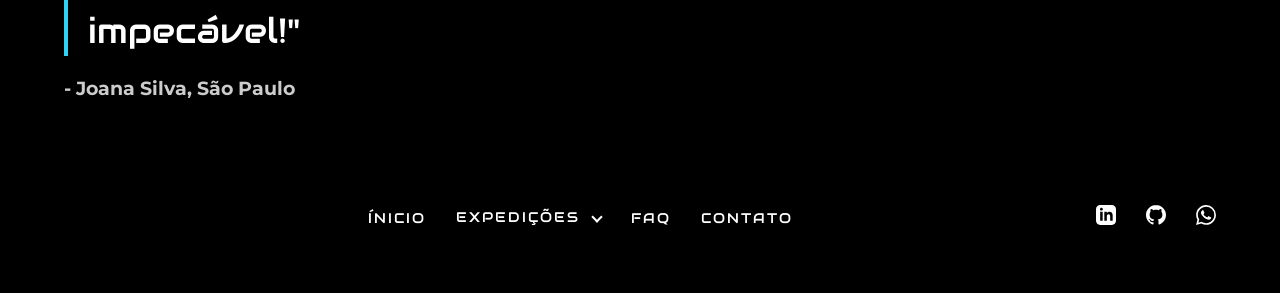
<file: expedicao.html>
<!doctype html>
<html lang="en">
  <head>
    <meta charset="UTF-8" />
    <meta name="viewport" content="width=device-width, initial-scale=1.0" />
    <link rel="icon" type="image/svg+xml" href="assets/img/icone.svg" />
    <title>Expedição</title>

    <!-- Google Tag Manager -->
    <!-- =============================================
         ATENÇÃO: Substitua GTM-XXXXXXX pelo seu ID real
         ============================================= -->
    <script>
      (function (w, d, s, l, i) {
        w[l] = w[l] || [];
        w[l].push({ "gtm.start": new Date().getTime(), event: "gtm.js" });
        var f = d.getElementsByTagName(s)[0],
          j = d.createElement(s),
          dl = l != "dataLayer" ? "&l=" + l : "";
        j.async = true;
        j.src = "https://www.googletagmanager.com/gtm.js?id=" + i + dl;
        f.parentNode.insertBefore(j, f);
      })(window, document, "script", "dataLayer", "GTM-W364ZSX3");
    </script>
    <!-- End Google Tag Manager -->

    <link rel="stylesheet" href="assets/css/style.css" />
    <link
      href="https://fonts.googleapis.com/css2?family=Audiowide&display=swap"
      rel="stylesheet"
    />
    <link
      href="https://fonts.googleapis.com/css2?family=Montserrat:ital,wght@0,100..900;1,100..900&display=swap"
      rel="stylesheet"
    />
  </head>
  <body>
    <!-- Google Tag Manager (noscript) -->
    <noscript
      ><iframe
        src="https://www.googletagmanager.com/ns.html?id=GTM-W364ZSX3"
        height="0"
        width="0"
        style="display: none; visibility: hidden"
      ></iframe
    ></noscript>
    <!-- End Google Tag Manager (noscript) -->
    <header>
      <div class="logo">
        <img
          src="assets/img/logo.png"
          alt="Logo Travel Freelancer"
          width="120"
          height="120"
          class="logos"
        />
      </div>

      <nav aria-label="Navegação Principal" class="nav-header">
        <input type="checkbox" id="menu-toggle" class="menu-checkbox" />
        <label for="menu-toggle" class="menu-hamburguer">
          <span class="linha"></span>
          <span class="linha"></span>
          <span class="linha"></span>
        </label>

        <ul class="list-header">
          <li><a href="index.html">Ínicio</a></li>

          <li class="dropdown-header">
            <a href="expedicao.html" class="dropbtn"
              >Expedições <span class="arrow"></span
            ></a>

            <input
              type="checkbox"
              id="submenu-toggle"
              class="submenu-checkbox"
            />
            <label for="submenu-toggle" class="submenu-seta">
              <svg
                viewBox="0 0 24 24"
                width="20"
                height="20"
                stroke="#fff"
                stroke-width="2"
                fill="none"
              >
                <polyline points="6 9 12 15 18 9"></polyline>
              </svg>
            </label>

            <ul class="dropdown-content">
              <li><a href="expedicao1.html">Expedição #1 (Geologia)</a></li>
              <li><a href="expedicao2.html">Expedição #2 (Litoral)</a></li>
              <li><a href="expedicao3.html">Expedição #3 (Off-Road)</a></li>
            </ul>
          </li>

          <li><a href="faq.html">FAQ</a></li>
          <li><a href="contatos.html">Contato</a></li>
        </ul>
      </nav>

      <div class="social-links">
        <a
          href="https://www.linkedin.com/in/thiago-lima-271138270/"
          target="_blank"
        >
          <svg
            xmlns="http://www.w3.org/2000/svg"
            width="24"
            height="24"
            viewBox="0 0 24 24"
            class="icon-svg"
          >
            <path
              d="M19 0h-14c-2.761 0-5 2.239-5 5v14c0 2.761 2.239 5 5 5h14c2.762 0 5-2.239 5-5v-14c0-2.761-2.238-5-5-5zm-11 19h-3v-11h3v11zm-1.5-12.268c-.966 0-1.75-.79-1.75-1.764s.784-1.764 1.75-1.764 1.75.79 1.75 1.764-.783 1.764-1.75 1.764zm13.5 12.268h-3v-5.604c0-3.368-4-3.113-4 0v5.604h-3v-11h3v1.765c1.396-2.586 7-2.777 7 2.476v6.759z"
            />
          </svg>
        </a>

        <a href="https://github.com/ThiagoLlimas" target="_blank">
          <svg
            xmlns="http://www.w3.org/2000/svg"
            width="24"
            height="24"
            viewBox="0 0 24 24"
            class="icon-svg"
          >
            <path
              d="M12 0c-6.626 0-12 5.373-12 12 0 5.302 3.438 9.8 8.207 11.387.599.111.793-.261.793-.577v-2.234c-3.338.726-4.042-1.416-4.042-1.416-.546-1.387-1.333-1.756-1.333-1.756-1.089-.745.083-.729.083-.729 1.205.084 1.839 1.237 1.839 1.237 1.07 1.834 2.807 1.304 3.492.997.107-.775.418-1.305.762-1.604-2.665-.305-5.467-1.334-5.467-5.931 0-1.311.469-2.381 1.236-3.221-.124-.303-.535-1.524.117-3.176 0 0 1.008-.322 3.301 1.23.957-.266 1.983-.399 3.003-.404 1.02.005 2.047.138 3.006.404 2.291-1.552 3.297-1.23 3.297-1.23.653 1.653.242 2.874.118 3.176.77.84 1.235 1.911 1.235 3.221 0 4.609-2.807 5.624-5.479 5.921.43.372.823 1.102.823 2.222v3.293c0 .319.192.694.801.576 4.765-1.589 8.199-6.086 8.199-11.386 0-6.627-5.373-12-12-12z"
            />
          </svg>
        </a>

        <a
          href="https://wa.me/5531995263774?text=Olá,%20vi%20os%20planos%20de%20viagem!"
          target="_blank"
        >
          <svg
            xmlns="http://www.w3.org/2000/svg"
            width="24"
            height="24"
            viewBox="0 0 24 24"
            class="icon-svg"
            class="whats"
          >
            <path
              d="M17.472 14.382c-.297-.149-1.758-.867-2.03-.967-.273-.099-.471-.148-.67.15-.197.297-.767.966-.94 1.164-.173.199-.347.223-.644.075-.297-.15-1.255-.463-2.39-1.475-.883-.788-1.48-1.761-1.653-2.059-.173-.297-.018-.458.13-.606.134-.133.298-.347.446-.52.149-.174.198-.298.298-.497.099-.198.05-.371-.025-.52-.075-.149-.669-1.612-.916-2.207-.242-.579-.487-.5-.669-.51-.173-.008-.371-.01-.57-.01-.198 0-.52.074-.792.372-.272.297-1.04 1.016-1.04 2.479 0 1.462 1.065 2.875 1.213 3.074.149.198 2.096 3.2 5.077 4.487.709.306 1.262.489 1.694.625.712.227 1.36.195 1.871.118.571-.085 1.758-.719 2.006-1.413.248-.694.248-1.289.173-1.413-.074-.124-.272-.198-.57-.347m-5.421 7.403h-.004a9.87 9.87 0 01-5.031-1.378l-.361-.214-3.741.982.998-3.648-.235-.374a9.86 9.86 0 01-1.51-5.26c.001-5.45 4.436-9.884 9.888-9.884 2.64 0 5.122 1.03 6.988 2.898a9.825 9.825 0 012.893 6.994c-.003 5.45-4.437 9.884-9.885 9.884m8.413-18.297A11.815 11.815 0 0012.05 0C5.495 0 .16 5.335.157 11.892c0 2.096.547 4.142 1.588 5.945L.057 24l6.305-1.654a11.882 11.882 0 005.683 1.448h.005c6.554 0 11.89-5.335 11.893-11.893a11.821 11.821 0 00-3.48-8.413Z"
            />
          </svg>
        </a>
      </div>
    </header>

    <main>
      <section class="turn-section" id="main-section">
        <h2>ÍCONES DA ISLÂNDIA</h2>

        <div class="button-div">
          <a href="expedicao1.html"><button>VER JORNADA COMPLETO</button></a>
        </div>

        <p class="p-turn-section">
          A jornada definitiva para quem deseja ver tudo. Preparamos um roteiro
          que conecta os cânions de basalto mais impressionantes do mundo às
          cachoeiras monumentais que definem a paisagem islandesa. Das colunas
          geométricas de Studlagil ao trovão das águas de Skógafoss, esta
          expedição foi desenhada para fazer você sentir a verdadeira força da
          natureza. Prepare sua capa de chuva e sua câmera: vamos levar você
          para dentro dos cartões-postais mais épicos do planeta.
        </p>

        <div class="figures">
          <figure>
            <img
              src="assets/img/img-1-header-expedicao.jpg"
              alt=""
              class="figures-img"
              loading="lazy"
              width="300"
              height="500"
            />
          </figure>
          <figure>
            <img
              src="assets/img/img-2header-expedicao.jpg"
              alt=""
              class="figures-img"
              loading="lazy"
              width="300"
              height="500"
            />
          </figure>
          <figure>
            <img
              src="assets/img/img-3header-expedicao.jpg"
              alt=""
              class="figures-img"
              loading="lazy"
              width="300"
              height="500"
            />
          </figure>
          <figure>
            <img
              src="assets/img/exp-header-img4.jpg"
              alt=""
              class="figures-img"
              loading="lazy"
              width="300"
              height="500"
            />
          </figure>
        </div>
      </section>

      <section class="turn-section">
        <h2>AVENTURA SEM FRONTEIRAS</h2>

        <div class="button-div">
          <a href="expedicao3.html"
            ><button>VER OPÇÕES DE TREKKING E 4x4</button></a
          >
        </div>

        <p class="p-turn-section">
          Para conhecer a Islândia de verdade, é preciso sair do asfalto. Nossas
          expedições combinam o poder dos veículos 4x4 para cruzar terrenos
          vulcânicos com a intimidade das caminhadas exclusivas. Seja subindo
          trilhas de madeira rumo a geleiras escondidas ou sentindo a brisa no
          topo de penhascos costeiros, garantimos que você não será apenas um
          espectador, mas parte integrante da paisagem selvagem.
        </p>

        <div class="figures">
          <figure>
            <img
              src="assets/img/img-1-centro-expedicao.jpg"
              alt=""
              class="figures-img"
              loading="lazy"
              width="300"
              height="500"
            />
          </figure>
          <figure>
            <img
              src="assets/img/img-2-centro-expedicao.jpg"
              alt=""
              class="figures-img"
              loading="lazy"
              width="300"
              height="500"
            />
          </figure>
          <figure>
            <img
              src="assets/img/img-3centro-expedicao.jpg"
              alt=""
              class="figures-img"
              loading="lazy"
              width="300"
              height="500"
            />
          </figure>
          <figure>
            <img
              src="assets/img/img-4centro-expedicao.jpg"
              alt=""
              class="figures-img"
              loading="lazy"
              width="300"
              height="500"
            />
          </figure>
        </div>
      </section>

      <section class="turn-section">
        <h2>A ROTA DO CÍRCULO DOURADO</h2>

        <div class="button-div">
          <a href="expedicao2.html"><button>PLANEJAR MINHA ROADTRIP</button></a>
        </div>

        <p class="p-turn-section">
          Percorra a estrada mais cênica do planeta. Quilômetro após quilômetro,
          o cenário se transforma diante do seu para-brisa: das infinitas praias
          de areia negra que encontram o Atlântico Norte às corredeiras de água
          azul-turquesa que cortam o basalto. Esta é a experiência definitiva de
          liberdade. Um roteiro onde a própria estrada é o destino, desenhado
          para quem quer absorver a magnitude da ilha de ponta a ponta, sem
          deixar nada para trás.
        </p>

        <div class="figures">
          <figure>
            <img
              src="assets/img/img-1-rodape-expedicao.jpg"
              alt=""
              class="figures-img"
              loading="lazy"
              width="300"
              height="500"
            />
          </figure>
          <figure>
            <img
              src="assets/img/img-2-rodape-expedicao.jpg"
              alt=""
              class="figures-img"
              loading="lazy"
              width="300"
              height="500"
            />
          </figure>
          <figure>
            <img
              src="assets/img/img-3-rodape-expedicao.jpg"
              alt=""
              class="figures-img"
              loading="lazy"
              width="300"
              height="500"
            />
          </figure>
          <figure>
            <img
              src="assets/img/img-4-rodape-expedicao.jpg"
              alt=""
              class="figures-img"
              loading="lazy"
              width="300"
              height="500"
            />
          </figure>
        </div>
      </section>

      <section class="contact-section" id="contact">
        <h2>PRONTO PARA COMPLETAR O CÍRCULO?</h2>
        <p>
          Esta é a viagem definitiva. Mais do que visitar a Islândia, você vai
          vivenciar a ilha em sua totalidade. Nossa equipe de especialistas já
          mapeou os melhores quilômetros. Venha fazer parte desse círculo
        </p>
        <form
          id="contact-form"
          action="https://formspree.io/f/xlgwagea"
          method="post"
        >
          <label for="name">Nome*</label>
          <input
            type="text"
            id="name"
            name="nome"
            placeholder="NOME"
            required
          />

          <label for="email">Email*</label>
          <input
            type="email"
            id="email"
            name="email"
            placeholder="EMAIL"
            required
          />

          <button type="submit">PLANEJAR A VOLTA COMPLETA</button>

          <p id="status-envio"></p>
        </form>
      </section>
    </main>

    <section class="testimonials" id="testimonial-initial">
      <h2>Relatos de Quem Viveu a Experiência</h2>

      <div class="grid-layout">
        <div class="depoimento-destaque">
          <blockquote>
            "Eu tinha medo de que fazer a volta completa na ilha fosse
            cansativo, mas a logística de vocês foi perfeita. Cada hotel, cada
            parada e cada restaurante estavam sincronizados. Foi como se tivesse
            vivido 10 viagens em 1, saímos de geleiras, praias á canions. Foi
            elétrico e impecável!"
          </blockquote>
          <cite>- Joana Silva, São Paulo</cite>
        </div>

        <div class="lista-comentarios">
          <div class="mini-depoimento">
            <p>
              "A 'Expedição Geral' é transformadora. O ritmo foi ideal para
              absorvermos a grandeza do lugar sem correria. Valeu cada centavo."
            </p>
            <cite>- Patrícia Louvre, Bahia</cite>
          </div>

          <div class="mini-depoimento">
            <p>
              "O guia sabia exatamente onde parar para fugirmos das multidões,
              mesmo nos pontos turísticos famosos. Me senti um explorador de
              verdade."
            </p>
            <cite>- Gustavo Mathias, Porto Alegre</cite>
          </div>
        </div>
      </div>
    </section>

    <footer>
      <nav aria-label="Navegação Principal" class="nav-header" id="header-nav">
        <ul class="list-footer">
          <li><a href="index.html">Ínicio</a></li>
          <li
            class="dropdown"
            style="display: flex; align-items: center; position: relative"
          >
            <a href="expedicao.html" class="dropbtn" style="padding-right: 5px"
              >Expedições</a
            >

            <input
              type="checkbox"
              id="footer-submenu-toggle"
              class="footer-submenu-checkbox"
            />

            <label for="footer-submenu-toggle" class="footer-submenu-seta">
              <span class="arrow"></span>
            </label>

            <ul class="dropdown-content" id="content-dropdown">
              <li class="footer-list">
                <a href="expedicao1.html">Expedição #1 (Geologia)</a>
              </li>
              <li class="footer-list">
                <a href="expedicao2.html">Expedição #2 (Litoral)</a>
              </li>
              <li class="footer-list">
                <a href="expedicao3.html">Expedição #3 (Off-Road)</a>
              </li>
            </ul>
          </li>

          <li class="footer-list"><a href="faq.html">FAQ</a></li>
          <li class="footer-list"><a href="contatos.html">Contato</a></li>
        </ul>
      </nav>

      <div class="social-links">
        <a
          href="https://www.linkedin.com/in/thiago-lima-271138270/"
          target="_blank"
        >
          <svg
            xmlns="http://www.w3.org/2000/svg"
            width="24"
            height="24"
            viewBox="0 0 24 24"
            class="icon-svg"
          >
            <path
              d="M19 0h-14c-2.761 0-5 2.239-5 5v14c0 2.761 2.239 5 5 5h14c2.762 0 5-2.239 5-5v-14c0-2.761-2.238-5-5-5zm-11 19h-3v-11h3v11zm-1.5-12.268c-.966 0-1.75-.79-1.75-1.764s.784-1.764 1.75-1.764 1.75.79 1.75 1.764-.783 1.764-1.75 1.764zm13.5 12.268h-3v-5.604c0-3.368-4-3.113-4 0v5.604h-3v-11h3v1.765c1.396-2.586 7-2.777 7 2.476v6.759z"
            />
          </svg>
        </a>

        <a href="https://github.com/ThiagoLlimas" target="_blank">
          <svg
            xmlns="http://www.w3.org/2000/svg"
            width="24"
            height="24"
            viewBox="0 0 24 24"
            class="icon-svg"
          >
            <path
              d="M12 0c-6.626 0-12 5.373-12 12 0 5.302 3.438 9.8 8.207 11.387.599.111.793-.261.793-.577v-2.234c-3.338.726-4.042-1.416-4.042-1.416-.546-1.387-1.333-1.756-1.333-1.756-1.089-.745.083-.729.083-.729 1.205.084 1.839 1.237 1.839 1.237 1.07 1.834 2.807 1.304 3.492.997.107-.775.418-1.305.762-1.604-2.665-.305-5.467-1.334-5.467-5.931 0-1.311.469-2.381 1.236-3.221-.124-.303-.535-1.524.117-3.176 0 0 1.008-.322 3.301 1.23.957-.266 1.983-.399 3.003-.404 1.02.005 2.047.138 3.006.404 2.291-1.552 3.297-1.23 3.297-1.23.653 1.653.242 2.874.118 3.176.77.84 1.235 1.911 1.235 3.221 0 4.609-2.807 5.624-5.479 5.921.43.372.823 1.102.823 2.222v3.293c0 .319.192.694.801.576 4.765-1.589 8.199-6.086 8.199-11.386 0-6.627-5.373-12-12-12z"
            />
          </svg>
        </a>

        <a
          href="https://wa.me/5531995263774?text=Olá,%20vi%20os%20planos%20de%20viagem!"
          target="_blank"
        >
          <svg
            xmlns="http://www.w3.org/2000/svg"
            width="24"
            height="24"
            viewBox="0 0 24 24"
            class="icon-svg"
            class="whats"
          >
            <path
              d="M17.472 14.382c-.297-.149-1.758-.867-2.03-.967-.273-.099-.471-.148-.67.15-.197.297-.767.966-.94 1.164-.173.199-.347.223-.644.075-.297-.15-1.255-.463-2.39-1.475-.883-.788-1.48-1.761-1.653-2.059-.173-.297-.018-.458.13-.606.134-.133.298-.347.446-.52.149-.174.198-.298.298-.497.099-.198.05-.371-.025-.52-.075-.149-.669-1.612-.916-2.207-.242-.579-.487-.5-.669-.51-.173-.008-.371-.01-.57-.01-.198 0-.52.074-.792.372-.272.297-1.04 1.016-1.04 2.479 0 1.462 1.065 2.875 1.213 3.074.149.198 2.096 3.2 5.077 4.487.709.306 1.262.489 1.694.625.712.227 1.36.195 1.871.118.571-.085 1.758-.719 2.006-1.413.248-.694.248-1.289.173-1.413-.074-.124-.272-.198-.57-.347m-5.421 7.403h-.004a9.87 9.87 0 01-5.031-1.378l-.361-.214-3.741.982.998-3.648-.235-.374a9.86 9.86 0 01-1.51-5.26c.001-5.45 4.436-9.884 9.888-9.884 2.64 0 5.122 1.03 6.988 2.898a9.825 9.825 0 012.893 6.994c-.003 5.45-4.437 9.884-9.885 9.884m8.413-18.297A11.815 11.815 0 0012.05 0C5.495 0 .16 5.335.157 11.892c0 2.096.547 4.142 1.588 5.945L.057 24l6.305-1.654a11.882 11.882 0 005.683 1.448h.005c6.554 0 11.89-5.335 11.893-11.893a11.821 11.821 0 00-3.48-8.413Z"
            />
          </svg>
        </a>
      </div>
    </footer>

    <script src="assets/js/main.js"></script>
    <script src="assets/js/cookies.js" defer></script>
  </body>
</html>
</file>
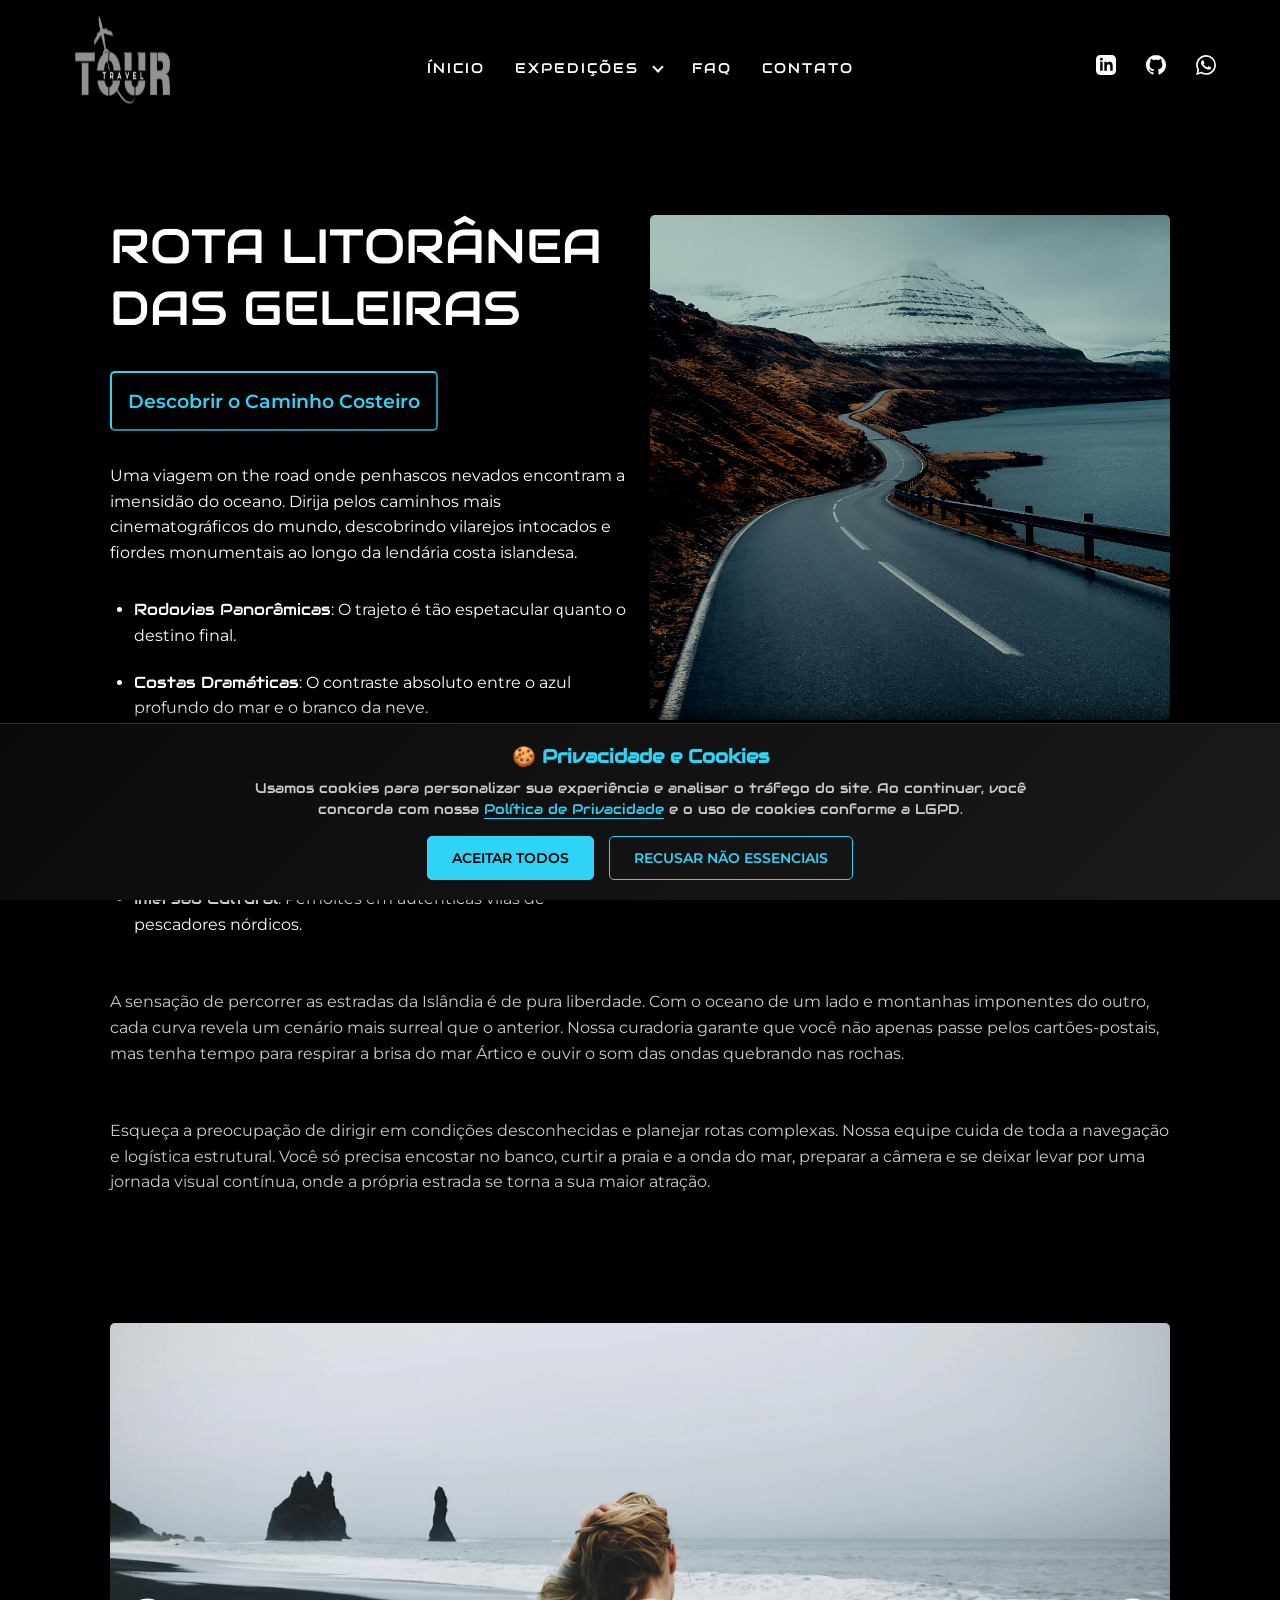
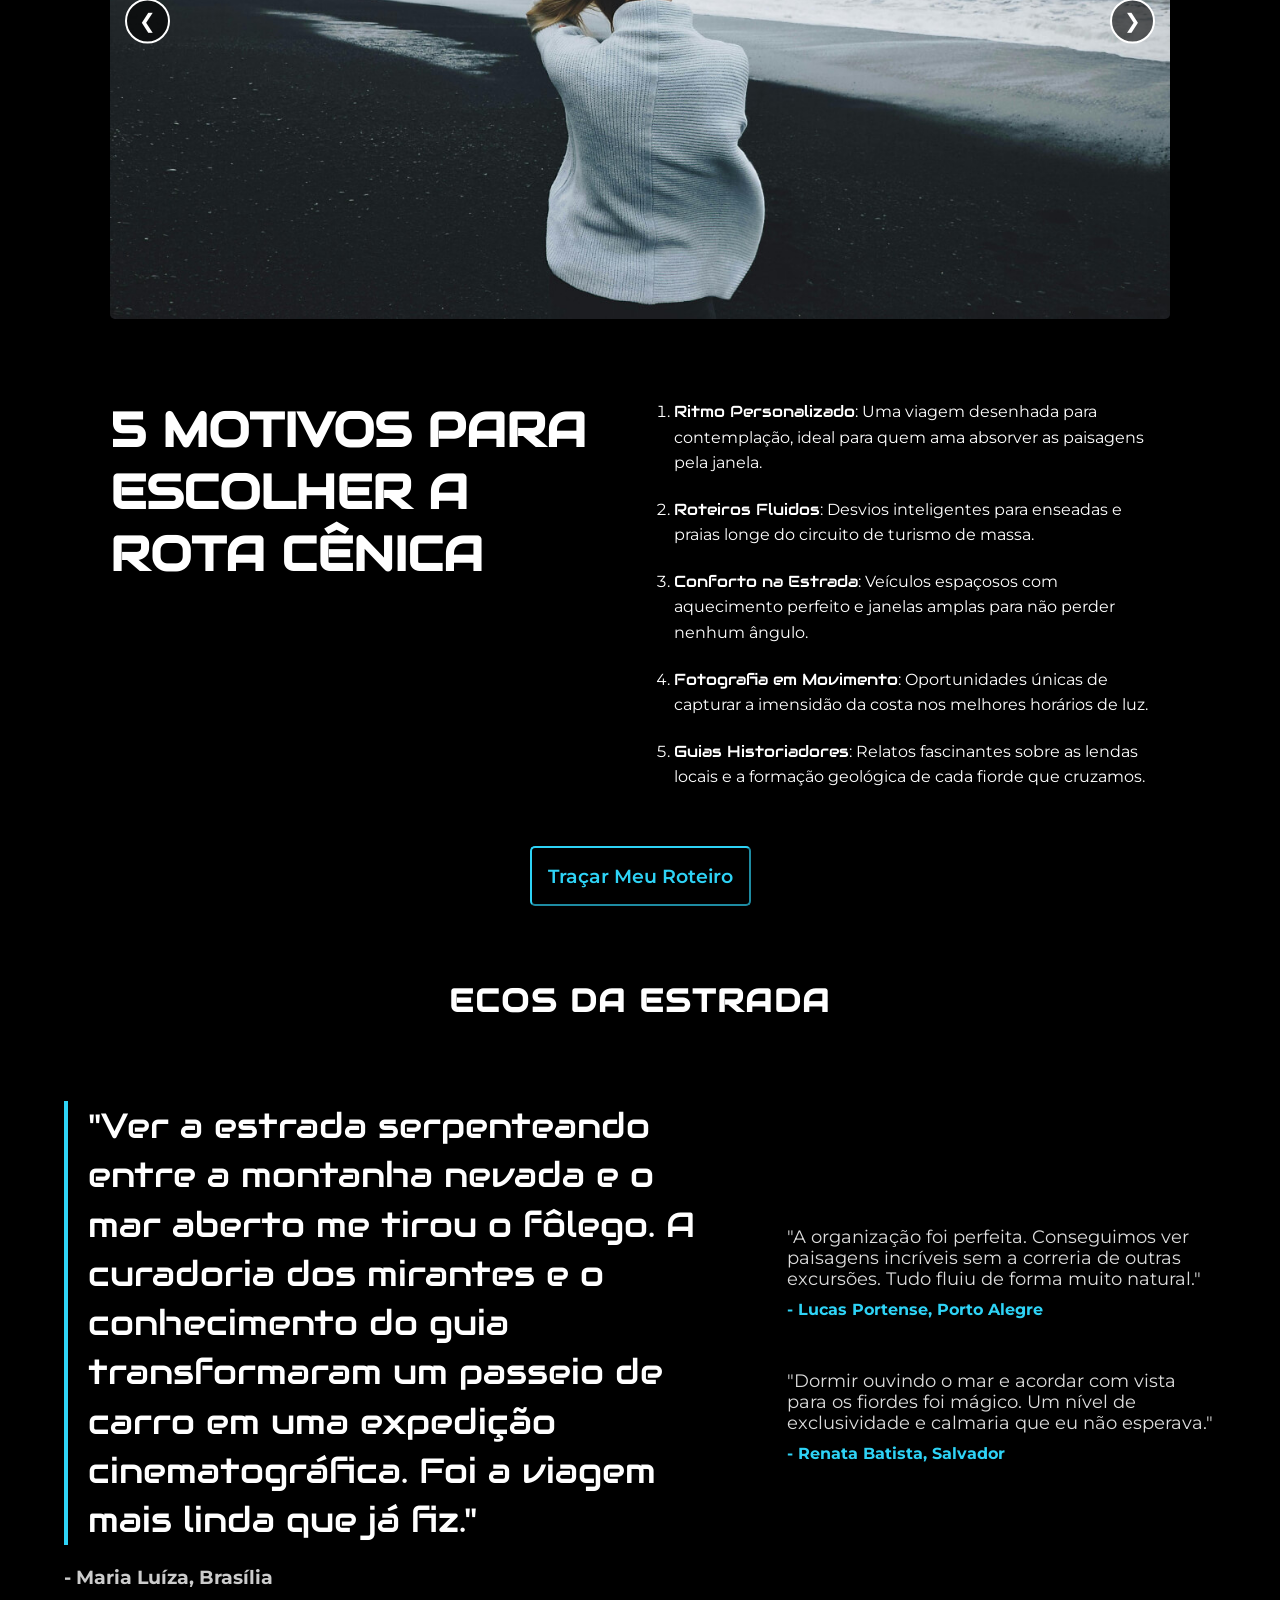
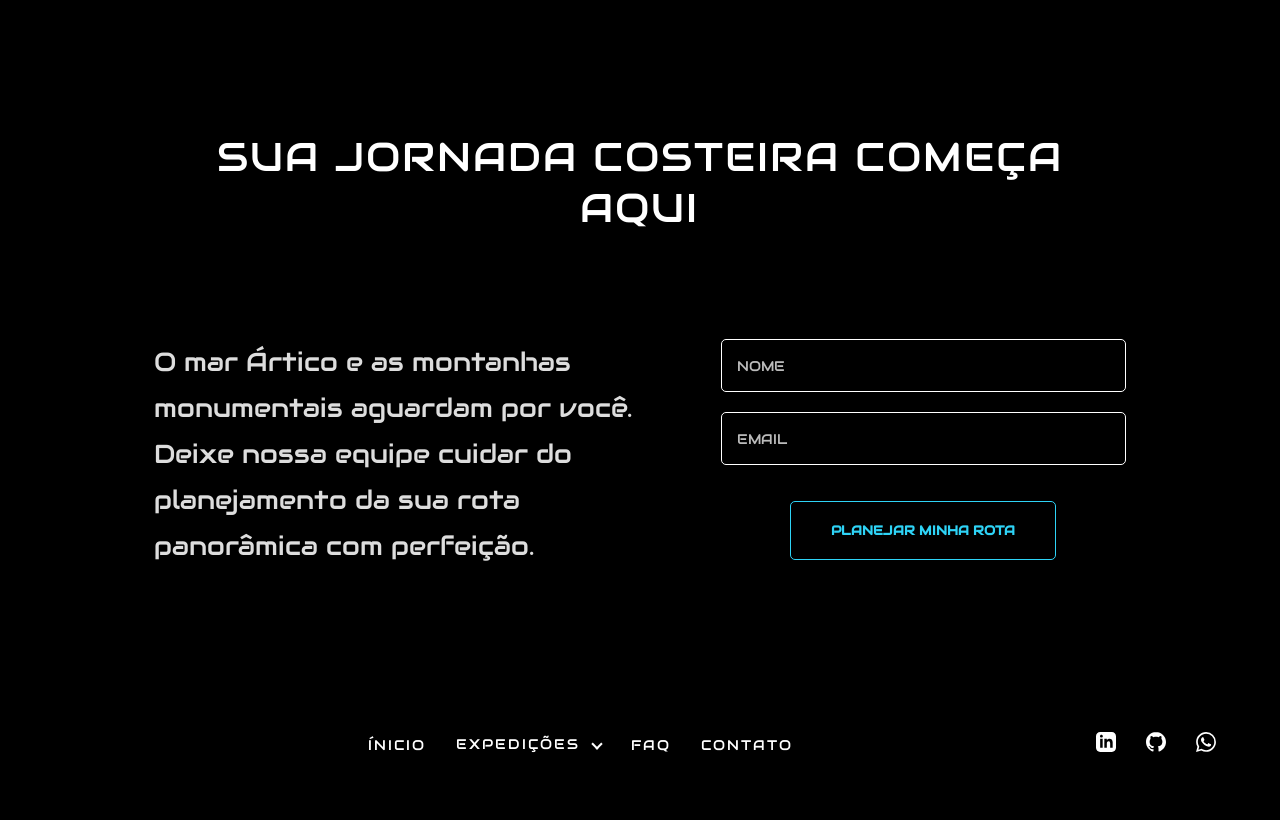
<file: expedicao2.html>
<!doctype html>
<html lang="pt-br">
  <head>
    <meta charset="UTF-8" />
    <meta name="viewport" content="width=device-width, initial-scale=1.0" />
    <link rel="icon" type="image/svg+xml" href="assets/img/icone.svg" />
    <title>Expedição #2</title>

    <!-- Google Tag Manager -->
    <!-- =============================================
         ATENÇÃO: Substitua GTM-W364ZSX3 pelo seu ID real
         ============================================= -->
    <script>
      (function (w, d, s, l, i) {
        w[l] = w[l] || [];
        w[l].push({ "gtm.start": new Date().getTime(), event: "gtm.js" });
        var f = d.getElementsByTagName(s)[0],
          j = d.createElement(s),
          dl = l != "dataLayer" ? "&l=" + l : "";
        j.async = true;
        j.src = "https://www.googletagmanager.com/gtm.js?id=" + i + dl;
        f.parentNode.insertBefore(j, f);
      })(window, document, "script", "dataLayer", "GTM-W364ZSX3");
    </script>
    <!-- End Google Tag Manager -->

    <link rel="stylesheet" href="assets/css/style.css" />
    <link
      href="https://fonts.googleapis.com/css2?family=Audiowide&display=swap"
      rel="stylesheet"
    />
    <link
      href="https://fonts.googleapis.com/css2?family=Montserrat:ital,wght@0,100..900;1,100..900&display=swap"
      rel="stylesheet"
    />
  </head>
  <body>
    <!-- Google Tag Manager (noscript) -->
    <noscript
      ><iframe
        src="https://www.googletagmanager.com/ns.html?id=GTM-W364ZSX3"
        height="0"
        width="0"
        style="display: none; visibility: hidden"
        title="Google Tag Manager"
      ></iframe
    ></noscript>
    <!-- End Google Tag Manager (noscript) -->
    <header>
      <div class="logo">
        <img
          src="assets/img/logo.png"
          alt="Logo Travel Freelancer"
          width="120"
          height="120"
          class="logos"
        />
      </div>

      <nav aria-label="Navegação Principal" class="nav-header">
        <input type="checkbox" id="menu-toggle" class="menu-checkbox" />
        <label
          for="menu-toggle"
          class="menu-hamburguer"
          aria-label="Abrir menu"
        >
          <span class="linha"></span>
          <span class="linha"></span>
          <span class="linha"></span>
        </label>

        <ul class="list-header">
          <li><a href="index.html">Ínicio</a></li>

          <li class="dropdown-header">
            <a href="expedicao.html" class="dropbtn"
              >Expedições <span class="arrow"></span
            ></a>

            <input
              type="checkbox"
              id="submenu-toggle"
              class="submenu-checkbox"
            />
            <label
              for="submenu-toggle"
              class="submenu-seta"
              aria-label="Abrir submenu de expedições"
            >
              <svg
                viewBox="0 0 24 24"
                width="20"
                height="20"
                stroke="#fff"
                stroke-width="2"
                fill="none"
              >
                <polyline points="6 9 12 15 18 9"></polyline>
              </svg>
            </label>

            <ul class="dropdown-content">
              <li><a href="expedicao1.html">Expedição #1 (Geologia)</a></li>
              <li><a href="expedicao2.html">Expedição #2 (Litoral)</a></li>
              <li><a href="expedicao3.html">Expedição #3 (Off-Road)</a></li>
            </ul>
          </li>

          <li><a href="faq.html">FAQ</a></li>
          <li><a href="contatos.html">Contato</a></li>
        </ul>
      </nav>

      <div class="social-links">
        <a
          href="https://www.linkedin.com/in/thiago-lima-271138270/"
          target="_blank"
        >
          <svg
            xmlns="http://www.w3.org/2000/svg"
            width="24"
            height="24"
            viewBox="0 0 24 24"
            class="icon-svg"
          >
            <path
              d="M19 0h-14c-2.761 0-5 2.239-5 5v14c0 2.761 2.239 5 5 5h14c2.762 0 5-2.239 5-5v-14c0-2.761-2.238-5-5-5zm-11 19h-3v-11h3v11zm-1.5-12.268c-.966 0-1.75-.79-1.75-1.764s.784-1.764 1.75-1.764 1.75.79 1.75 1.764-.783 1.764-1.75 1.764zm13.5 12.268h-3v-5.604c0-3.368-4-3.113-4 0v5.604h-3v-11h3v1.765c1.396-2.586 7-2.777 7 2.476v6.759z"
            />
          </svg>
        </a>

        <a href="https://github.com/ThiagoLlimas" target="_blank">
          <svg
            xmlns="http://www.w3.org/2000/svg"
            width="24"
            height="24"
            viewBox="0 0 24 24"
            class="icon-svg"
          >
            <path
              d="M12 0c-6.626 0-12 5.373-12 12 0 5.302 3.438 9.8 8.207 11.387.599.111.793-.261.793-.577v-2.234c-3.338.726-4.042-1.416-4.042-1.416-.546-1.387-1.333-1.756-1.333-1.756-1.089-.745.083-.729.083-.729 1.205.084 1.839 1.237 1.839 1.237 1.07 1.834 2.807 1.304 3.492.997.107-.775.418-1.305.762-1.604-2.665-.305-5.467-1.334-5.467-5.931 0-1.311.469-2.381 1.236-3.221-.124-.303-.535-1.524.117-3.176 0 0 1.008-.322 3.301 1.23.957-.266 1.983-.399 3.003-.404 1.02.005 2.047.138 3.006.404 2.291-1.552 3.297-1.23 3.297-1.23.653 1.653.242 2.874.118 3.176.77.84 1.235 1.911 1.235 3.221 0 4.609-2.807 5.624-5.479 5.921.43.372.823 1.102.823 2.222v3.293c0 .319.192.694.801.576 4.765-1.589 8.199-6.086 8.199-11.386 0-6.627-5.373-12-12-12z"
            />
          </svg>
        </a>

        <a
          href="https://wa.me/5531995263774?text=Olá,%20vi%20os%20planos%20de%20viagem!"
          target="_blank"
        >
          <svg
            xmlns="http://www.w3.org/2000/svg"
            width="24"
            height="24"
            viewBox="0 0 24 24"
            class="icon-svg"
            class="whats"
          >
            <path
              d="M17.472 14.382c-.297-.149-1.758-.867-2.03-.967-.273-.099-.471-.148-.67.15-.197.297-.767.966-.94 1.164-.173.199-.347.223-.644.075-.297-.15-1.255-.463-2.39-1.475-.883-.788-1.48-1.761-1.653-2.059-.173-.297-.018-.458.13-.606.134-.133.298-.347.446-.52.149-.174.198-.298.298-.497.099-.198.05-.371-.025-.52-.075-.149-.669-1.612-.916-2.207-.242-.579-.487-.5-.669-.51-.173-.008-.371-.01-.57-.01-.198 0-.52.074-.792.372-.272.297-1.04 1.016-1.04 2.479 0 1.462 1.065 2.875 1.213 3.074.149.198 2.096 3.2 5.077 4.487.709.306 1.262.489 1.694.625.712.227 1.36.195 1.871.118.571-.085 1.758-.719 2.006-1.413.248-.694.248-1.289.173-1.413-.074-.124-.272-.198-.57-.347m-5.421 7.403h-.004a9.87 9.87 0 01-5.031-1.378l-.361-.214-3.741.982.998-3.648-.235-.374a9.86 9.86 0 01-1.51-5.26c.001-5.45 4.436-9.884 9.888-9.884 2.64 0 5.122 1.03 6.988 2.898a9.825 9.825 0 012.893 6.994c-.003 5.45-4.437 9.884-9.885 9.884m8.413-18.297A11.815 11.815 0 0012.05 0C5.495 0 .16 5.335.157 11.892c0 2.096.547 4.142 1.588 5.945L.057 24l6.305-1.654a11.882 11.882 0 005.683 1.448h.005c6.554 0 11.89-5.335 11.893-11.893a11.821 11.821 0 00-3.48-8.413Z"
            />
          </svg>
        </a>
      </div>
    </header>

    <main class="tour-landing-page">
      <section class="container" id="container-expedicao-two">
        <div class="articles" id="articles-expedicao">
          <h1 class="title-article">ROTA LITORÂNEA DAS GELEIRAS</h1>

          <div id="button-cta">
            <a href="#exposicoes"
              ><button class="btn-cta" id="cta-btn">
                Descobrir o Caminho Costeiro
              </button></a
            >
          </div>

          <p class="p-article" id="description-article">
            Uma viagem on the road onde penhascos nevados encontram a imensidão
            do oceano. Dirija pelos caminhos mais cinematográficos do mundo,
            descobrindo vilarejos intocados e fiordes monumentais ao longo da
            lendária costa islandesa.
          </p>

          <div class="list-div">
            <ul class="tour-landing-list">
              <li class="list-expediction">
                <strong>Rodovias Panorâmicas</strong>: O trajeto é tão
                espetacular quanto o destino final.
              </li>
              <br />
              <li class="list-expediction">
                <strong>Costas Dramáticas</strong>: O contraste absoluto entre o
                azul profundo do mar e o branco da neve.
              </li>
              <br />
              <li class="list-expediction">
                <strong>Ritmo Perfeito</strong>: Paradas estratégicas para
                absorver cada cenário sem qualquer pressa.
              </li>
              <br />
              <li class="list-expediction">
                <strong>Mirantes Secretos</strong>: Acesso a falésias que não
                estão nos guias turísticos tradicionais.
              </li>
              <br />
              <li class="list-expediction">
                <strong>Imersão Cultural</strong>: Pernoites em autênticas vilas
                de pescadores nórdicos.
              </li>
            </ul>
          </div>
        </div>
        <div class="articles" id="tour-landing-image">
          <img
            src="assets/img/header-exp2.jpg"
            alt=""
            class="image-side"
            id="img-exdiction"
            loading="eager"
            fetchpriority="high"
            width="600"
            height="350"
          />
        </div>

        <p class="description-expediction" id="exposicoes">
          A sensação de percorrer as estradas da Islândia é de pura liberdade.
          Com o oceano de um lado e montanhas imponentes do outro, cada curva
          revela um cenário mais surreal que o anterior. Nossa curadoria garante
          que você não apenas passe pelos cartões-postais, mas tenha tempo para
          respirar a brisa do mar Ártico e ouvir o som das ondas quebrando nas
          rochas.
        </p>
        <p class="description-expediction">
          Esqueça a preocupação de dirigir em condições desconhecidas e planejar
          rotas complexas. Nossa equipe cuida de toda a navegação e logística
          estrutural. Você só precisa encostar no banco, curtir a praia e a onda
          do mar, preparar a câmera e se deixar levar por uma jornada visual
          contínua, onde a própria estrada se torna a sua maior atração.
        </p>
      </section>

      <article
        id="galeria-expedicao"
        class="article-exp-img"
        data-expedicao="expedicao2"
      >
        <button class="seta seta-esq" onclick="mudarImagem(-1)">
          &#10094;
        </button>

        <img
          id="imagem-carrossel"
          src="assets/img/img-centro-exp2.jpg"
          alt="Galeria da Expedição"
          loading="lazy"
          width="800"
          height="500"
        />

        <button class="seta seta-dir" onclick="mudarImagem(1)">&#10095;</button>
      </article>

      <section class="container" id="container-expedicao-three">
        <div class="articles">
          <h2 class="title-article">
            5 MOTIVOS PARA ESCOLHER A <br />ROTA CÊNICA
          </h2>
        </div>
        <div class="articles">
          <div class="list-div">
            <ol class="tour-landing-list" id="list-expediction-landing">
              <li class="list-expediction">
                <strong>Ritmo Personalizado</strong>: Uma viagem desenhada para
                contemplação, ideal para quem ama absorver as paisagens pela
                janela.
              </li>
              <br />
              <li class="list-expediction">
                <strong>Roteiros Fluidos</strong>: Desvios inteligentes para
                enseadas e praias longe do circuito de turismo de massa.
              </li>
              <br />
              <li class="list-expediction">
                <strong>Conforto na Estrada</strong>: Veículos espaçosos com
                aquecimento perfeito e janelas amplas para não perder nenhum
                ângulo.
              </li>
              <br />
              <li class="list-expediction">
                <strong>Fotografia em Movimento</strong>: Oportunidades únicas
                de capturar a imensidão da costa nos melhores horários de luz.
              </li>
              <br />
              <li class="list-expediction">
                <strong>Guias Historiadores</strong>: Relatos fascinantes sobre
                as lendas locais e a formação geológica de cada fiorde que
                cruzamos.
              </li>
            </ol>
          </div>
        </div>
      </section>

      <div id="btn-cta-expedicao">
        <a href="#information"
          ><button class="btn-cta">Traçar Meu Roteiro</button></a
        >
      </div>

      <section class="testimonials" id="testimonial-exp2">
        <h2>ECOS DA ESTRADA</h2>

        <div class="grid-layout">
          <div class="depoimento-destaque">
            <blockquote>
              "Ver a estrada serpenteando entre a montanha nevada e o mar aberto
              me tirou o fôlego. A curadoria dos mirantes e o conhecimento do
              guia transformaram um passeio de carro em uma expedição
              cinematográfica. Foi a viagem mais linda que já fiz."
            </blockquote>
            <cite>- Maria Luíza, Brasília</cite>
          </div>

          <div class="lista-comentarios">
            <div class="mini-depoimento">
              <p>
                "A organização foi perfeita. Conseguimos ver paisagens incríveis
                sem a correria de outras excursões. Tudo fluiu de forma muito
                natural."
              </p>
              <cite>- Lucas Portense, Porto Alegre</cite>
            </div>

            <div class="mini-depoimento">
              <p>
                "Dormir ouvindo o mar e acordar com vista para os fiordes foi
                mágico. Um nível de exclusividade e calmaria que eu não
                esperava."
              </p>
              <cite>- Renata Batista, Salvador</cite>
            </div>
          </div>
        </div>
      </section>

      <section class="contact-section" id="contact">
        <h2 id="information">SUA JORNADA COSTEIRA COMEÇA AQUI</h2>
        <p>
          O mar Ártico e as montanhas monumentais aguardam por você. Deixe nossa
          equipe cuidar do planejamento da sua rota panorâmica com perfeição.
        </p>
        <form
          id="contact-form"
          action="https://formspree.io/f/xlgwagea"
          method="post"
        >
          <label for="name">Nome*</label>
          <input
            type="text"
            id="name"
            name="nome"
            placeholder="NOME"
            required
          />

          <label for="email">Email*</label>
          <input
            type="email"
            id="email"
            name="email"
            placeholder="EMAIL"
            required
          />

          <button type="submit">PLANEJAR MINHA ROTA</button>

          <p id="status-envio"></p>
        </form>
      </section>
    </main>

    <footer>
      <nav aria-label="Navegação Principal" class="nav-header" id="header-nav">
        <ul class="list-footer">
          <li><a href="index.html">Ínicio</a></li>
          <li
            class="dropdown"
            style="display: flex; align-items: center; position: relative"
          >
            <a href="expedicao.html" class="dropbtn" style="padding-right: 5px"
              >Expedições</a
            >

            <input
              type="checkbox"
              id="footer-submenu-toggle"
              class="footer-submenu-checkbox"
            />

            <label
              for="footer-submenu-toggle"
              class="footer-submenu-seta"
              aria-label="Abrir submenu do footer"
            >
              <span class="arrow"></span>
            </label>

            <ul class="dropdown-content" id="content-dropdown">
              <li class="footer-list">
                <a href="expedicao1.html">Expedição #1 (Geologia)</a>
              </li>
              <li class="footer-list">
                <a href="expedicao2.html">Expedição #2 (Litoral)</a>
              </li>
              <li class="footer-list">
                <a href="expedicao3.html">Expedição #3 (Off-Road)</a>
              </li>
            </ul>
          </li>

          <li class="footer-list"><a href="faq.html">FAQ</a></li>
          <li class="footer-list"><a href="contatos.html">Contato</a></li>
        </ul>
      </nav>

      <div class="social-links">
        <a
          href="https://www.linkedin.com/in/thiago-lima-271138270/"
          target="_blank"
        >
          <svg
            xmlns="http://www.w3.org/2000/svg"
            width="24"
            height="24"
            viewBox="0 0 24 24"
            class="icon-svg"
          >
            <path
              d="M19 0h-14c-2.761 0-5 2.239-5 5v14c0 2.761 2.239 5 5 5h14c2.762 0 5-2.239 5-5v-14c0-2.761-2.238-5-5-5zm-11 19h-3v-11h3v11zm-1.5-12.268c-.966 0-1.75-.79-1.75-1.764s.784-1.764 1.75-1.764 1.75.79 1.75 1.764-.783 1.764-1.75 1.764zm13.5 12.268h-3v-5.604c0-3.368-4-3.113-4 0v5.604h-3v-11h3v1.765c1.396-2.586 7-2.777 7 2.476v6.759z"
            />
          </svg>
        </a>

        <a href="https://github.com/ThiagoLlimas" target="_blank">
          <svg
            xmlns="http://www.w3.org/2000/svg"
            width="24"
            height="24"
            viewBox="0 0 24 24"
            class="icon-svg"
          >
            <path
              d="M12 0c-6.626 0-12 5.373-12 12 0 5.302 3.438 9.8 8.207 11.387.599.111.793-.261.793-.577v-2.234c-3.338.726-4.042-1.416-4.042-1.416-.546-1.387-1.333-1.756-1.333-1.756-1.089-.745.083-.729.083-.729 1.205.084 1.839 1.237 1.839 1.237 1.07 1.834 2.807 1.304 3.492.997.107-.775.418-1.305.762-1.604-2.665-.305-5.467-1.334-5.467-5.931 0-1.311.469-2.381 1.236-3.221-.124-.303-.535-1.524.117-3.176 0 0 1.008-.322 3.301 1.23.957-.266 1.983-.399 3.003-.404 1.02.005 2.047.138 3.006.404 2.291-1.552 3.297-1.23 3.297-1.23.653 1.653.242 2.874.118 3.176.77.84 1.235 1.911 1.235 3.221 0 4.609-2.807 5.624-5.479 5.921.43.372.823 1.102.823 2.222v3.293c0 .319.192.694.801.576 4.765-1.589 8.199-6.086 8.199-11.386 0-6.627-5.373-12-12-12z"
            />
          </svg>
        </a>

        <a
          href="https://wa.me/5531995263774?text=Olá,%20vi%20os%20planos%20de%20viagem!"
          target="_blank"
        >
          <svg
            xmlns="http://www.w3.org/2000/svg"
            width="24"
            height="24"
            viewBox="0 0 24 24"
            class="icon-svg"
            class="whats"
          >
            <path
              d="M17.472 14.382c-.297-.149-1.758-.867-2.03-.967-.273-.099-.471-.148-.67.15-.197.297-.767.966-.94 1.164-.173.199-.347.223-.644.075-.297-.15-1.255-.463-2.39-1.475-.883-.788-1.48-1.761-1.653-2.059-.173-.297-.018-.458.13-.606.134-.133.298-.347.446-.52.149-.174.198-.298.298-.497.099-.198.05-.371-.025-.52-.075-.149-.669-1.612-.916-2.207-.242-.579-.487-.5-.669-.51-.173-.008-.371-.01-.57-.01-.198 0-.52.074-.792.372-.272.297-1.04 1.016-1.04 2.479 0 1.462 1.065 2.875 1.213 3.074.149.198 2.096 3.2 5.077 4.487.709.306 1.262.489 1.694.625.712.227 1.36.195 1.871.118.571-.085 1.758-.719 2.006-1.413.248-.694.248-1.289.173-1.413-.074-.124-.272-.198-.57-.347m-5.421 7.403h-.004a9.87 9.87 0 01-5.031-1.378l-.361-.214-3.741.982.998-3.648-.235-.374a9.86 9.86 0 01-1.51-5.26c.001-5.45 4.436-9.884 9.888-9.884 2.64 0 5.122 1.03 6.988 2.898a9.825 9.825 0 012.893 6.994c-.003 5.45-4.437 9.884-9.885 9.884m8.413-18.297A11.815 11.815 0 0012.05 0C5.495 0 .16 5.335.157 11.892c0 2.096.547 4.142 1.588 5.945L.057 24l6.305-1.654a11.882 11.882 0 005.683 1.448h.005c6.554 0 11.89-5.335 11.893-11.893a11.821 11.821 0 00-3.48-8.413Z"
            />
          </svg>
        </a>
      </div>
    </footer>

    <script src="assets/js/main.js"></script>
    <script src="assets/js/cookies.js" defer></script>
  </body>
</html>
</file>
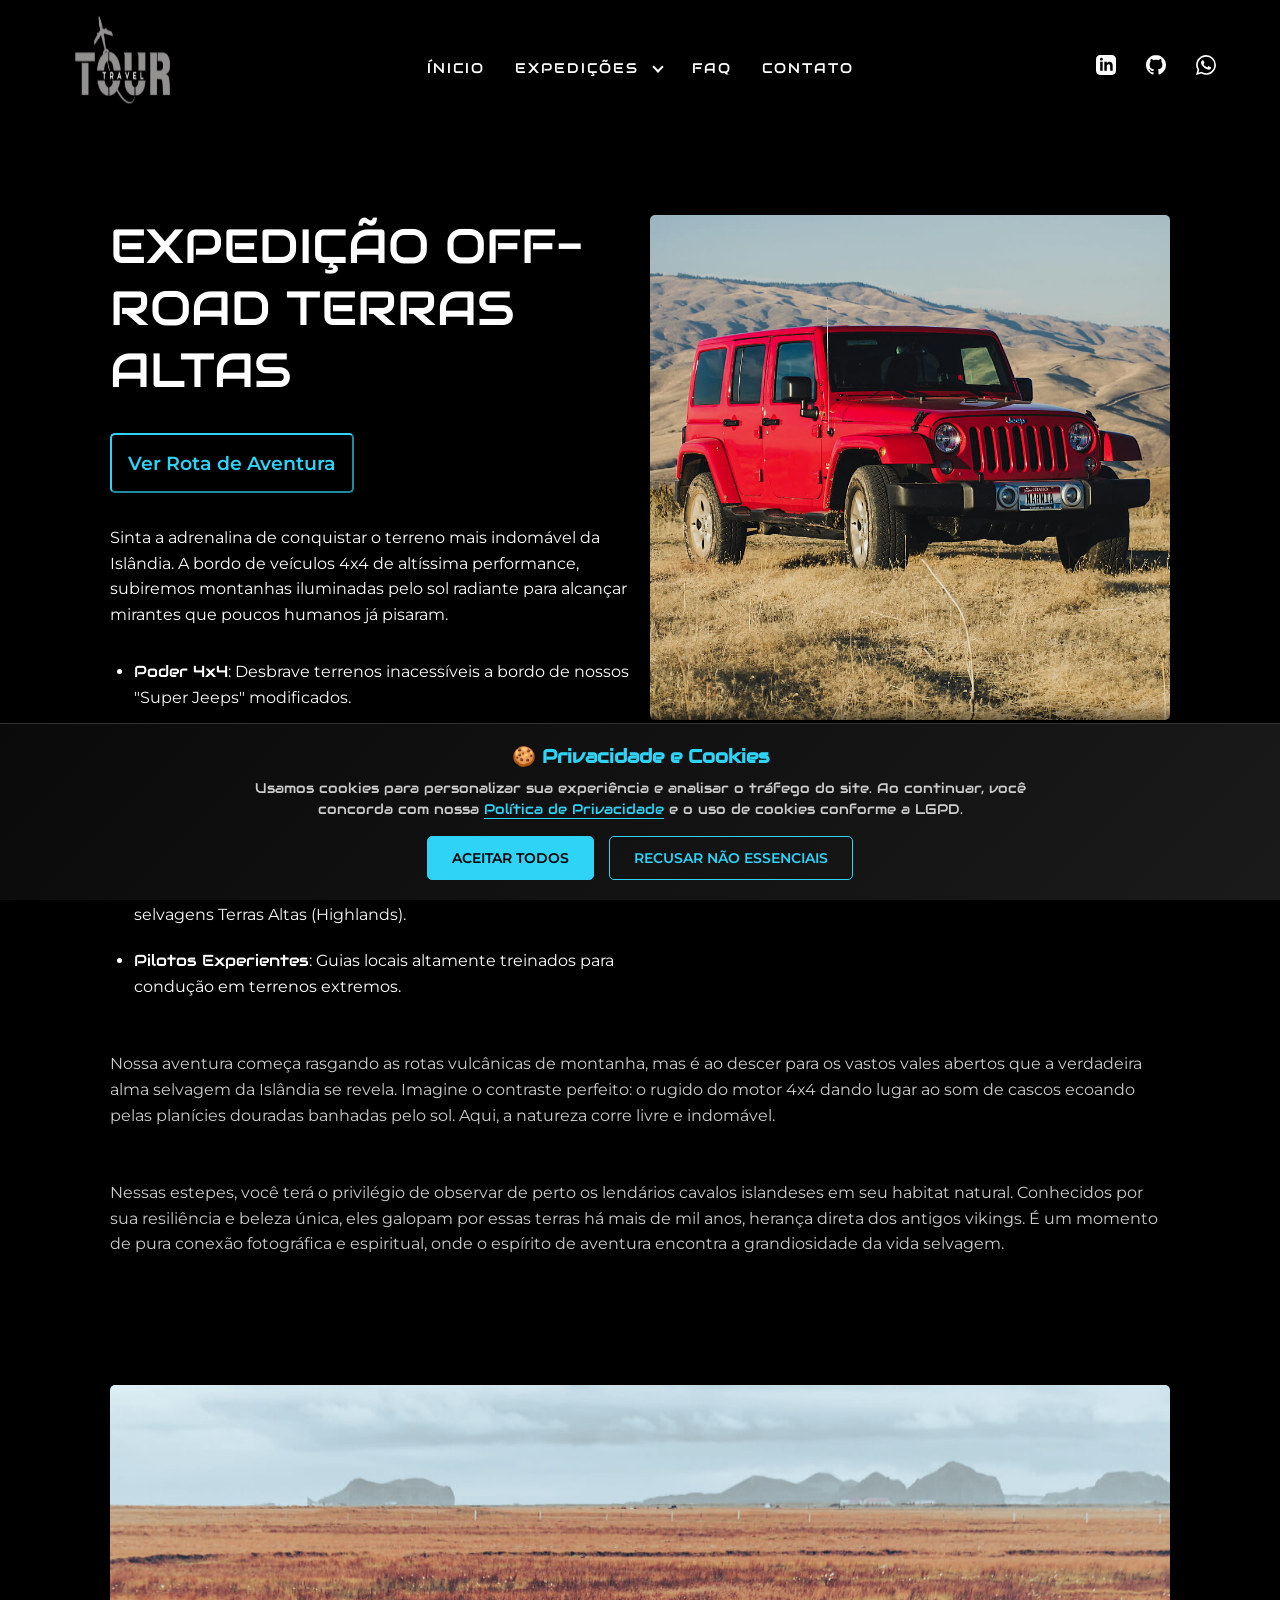
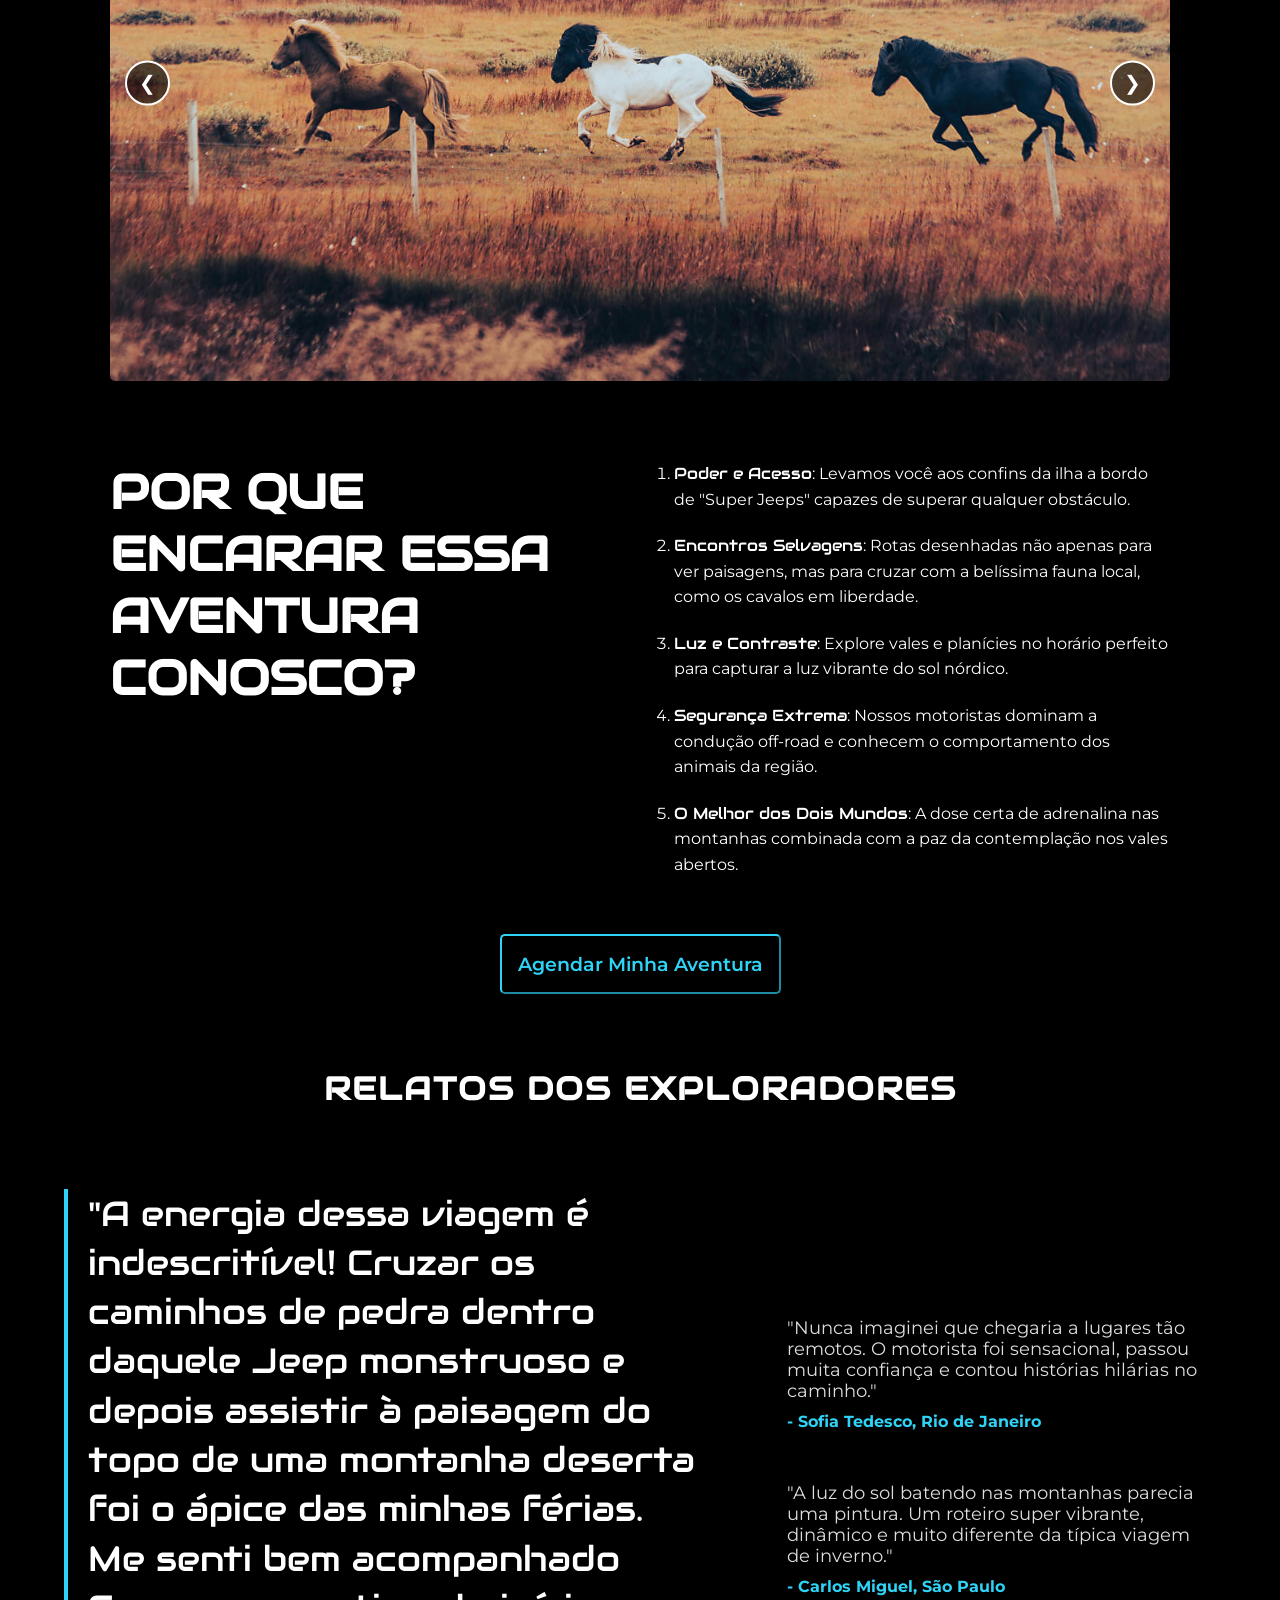
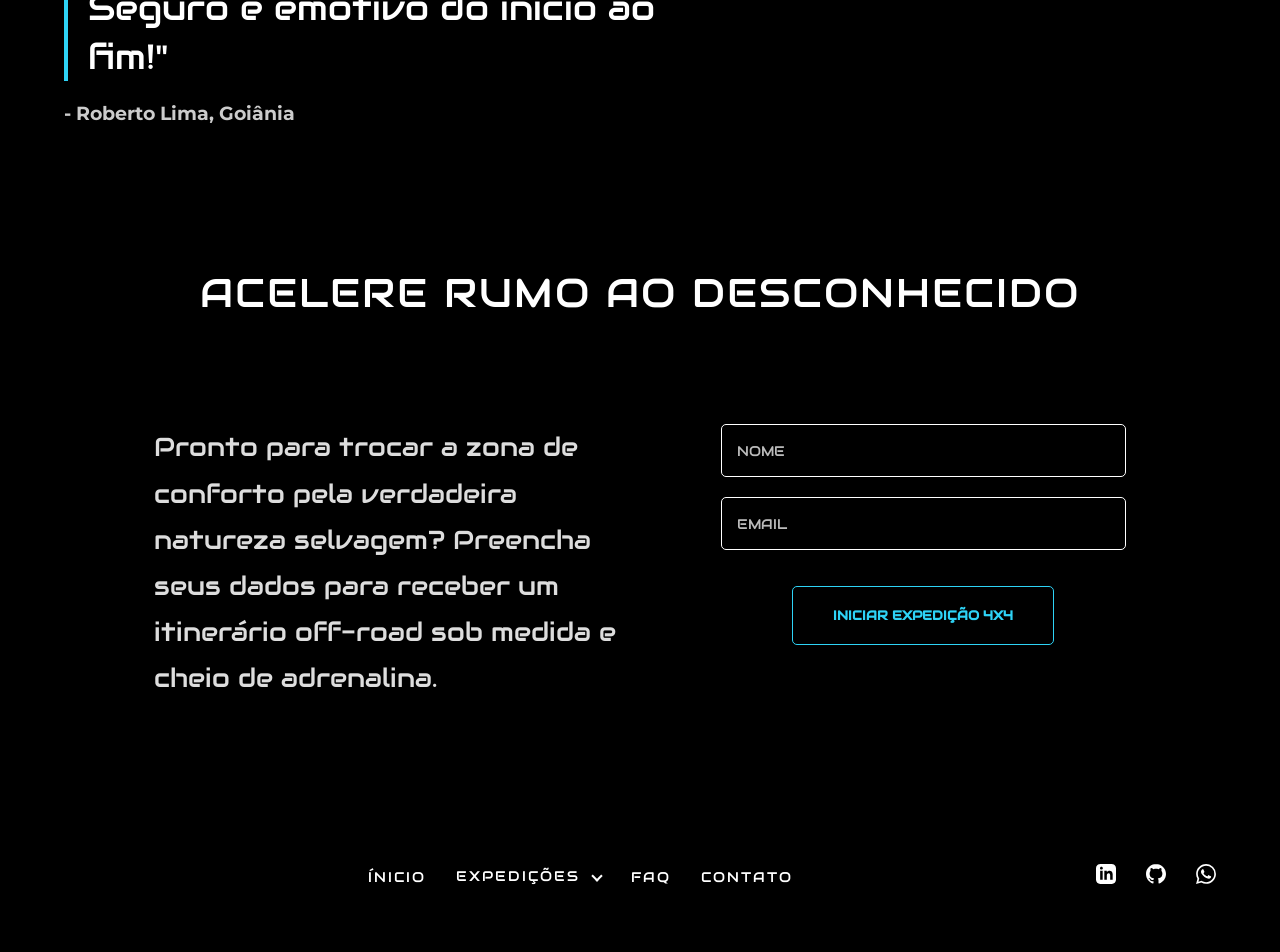
<file: expedicao3.html>
<!doctype html>
<html lang="pt-br">
  <head>
    <meta charset="UTF-8" />
    <meta name="viewport" content="width=device-width, initial-scale=1.0" />
    <link rel="icon" type="image/svg+xml" href="assets/img/icone.svg" />
    <title>Expedição #3</title>

    <!-- Google Tag Manager -->
    <!-- =============================================
         ATENÇÃO: Substitua GTM-W364ZSX3 pelo seu ID real
         ============================================= -->
    <script>
      (function (w, d, s, l, i) {
        w[l] = w[l] || [];
        w[l].push({ "gtm.start": new Date().getTime(), event: "gtm.js" });
        var f = d.getElementsByTagName(s)[0],
          j = d.createElement(s),
          dl = l != "dataLayer" ? "&l=" + l : "";
        j.async = true;
        j.src = "https://www.googletagmanager.com/gtm.js?id=" + i + dl;
        f.parentNode.insertBefore(j, f);
      })(window, document, "script", "dataLayer", "GTM-W364ZSX3");
    </script>
    <!-- End Google Tag Manager -->

    <link rel="stylesheet" href="assets/css/style.css" />
    <link
      href="https://fonts.googleapis.com/css2?family=Audiowide&display=swap"
      rel="stylesheet"
    />
    <link
      href="https://fonts.googleapis.com/css2?family=Montserrat:ital,wght@0,100..900;1,100..900&display=swap"
      rel="stylesheet"
    />
  </head>
  <body>
    <!-- Google Tag Manager (noscript) -->
    <noscript
      ><iframe
        src="https://www.googletagmanager.com/ns.html?id=GTM-W364ZSX3"
        height="0"
        width="0"
        style="display: none; visibility: hidden"
        title="Google Tag Manager"
      ></iframe
    ></noscript>
    <!-- End Google Tag Manager (noscript) -->
    <header>
      <div class="logo">
        <img
          src="assets/img/logo.png"
          alt="Logo Travel Freelancer"
          width="120"
          height="120"
          class="logos"
        />
      </div>

      <nav aria-label="Navegação Principal" class="nav-header">
        <input type="checkbox" id="menu-toggle" class="menu-checkbox" />
        <label for="menu-toggle" class="menu-hamburguer" aria-label="Abrir menu">
          <span class="linha"></span>
          <span class="linha"></span>
          <span class="linha"></span>
        </label>

        <ul class="list-header">
          <li><a href="index.html">Ínicio</a></li>

          <li class="dropdown-header">
            <a href="expedicao.html" class="dropbtn"
              >Expedições <span class="arrow"></span
            ></a>

            <input
              type="checkbox"
              id="submenu-toggle"
              class="submenu-checkbox"
            />
            <label for="submenu-toggle" class="submenu-seta" aria-label="Abrir submenu de expedições">
              <svg
                viewBox="0 0 24 24"
                width="20"
                height="20"
                stroke="#fff"
                stroke-width="2"
                fill="none"
              >
                <polyline points="6 9 12 15 18 9"></polyline>
              </svg>
            </label>

            <ul class="dropdown-content">
              <li><a href="expedicao1.html">Expedição #1 (Geologia)</a></li>
              <li><a href="expedicao2.html">Expedição #2 (Litoral)</a></li>
              <li><a href="expedicao3.html">Expedição #3 (Off-Road)</a></li>
            </ul>
          </li>

          <li><a href="faq.html">FAQ</a></li>
          <li><a href="contatos.html">Contato</a></li>
        </ul>
      </nav>

      <div class="social-links">
        <a
          href="https://www.linkedin.com/in/thiago-lima-271138270/"
          target="_blank"
        >
          <svg
            xmlns="http://www.w3.org/2000/svg"
            width="24"
            height="24"
            viewBox="0 0 24 24"
            class="icon-svg"
          >
            <path
              d="M19 0h-14c-2.761 0-5 2.239-5 5v14c0 2.761 2.239 5 5 5h14c2.762 0 5-2.239 5-5v-14c0-2.761-2.238-5-5-5zm-11 19h-3v-11h3v11zm-1.5-12.268c-.966 0-1.75-.79-1.75-1.764s.784-1.764 1.75-1.764 1.75.79 1.75 1.764-.783 1.764-1.75 1.764zm13.5 12.268h-3v-5.604c0-3.368-4-3.113-4 0v5.604h-3v-11h3v1.765c1.396-2.586 7-2.777 7 2.476v6.759z"
            />
          </svg>
        </a>

        <a href="https://github.com/ThiagoLlimas" target="_blank">
          <svg
            xmlns="http://www.w3.org/2000/svg"
            width="24"
            height="24"
            viewBox="0 0 24 24"
            class="icon-svg"
          >
            <path
              d="M12 0c-6.626 0-12 5.373-12 12 0 5.302 3.438 9.8 8.207 11.387.599.111.793-.261.793-.577v-2.234c-3.338.726-4.042-1.416-4.042-1.416-.546-1.387-1.333-1.756-1.333-1.756-1.089-.745.083-.729.083-.729 1.205.084 1.839 1.237 1.839 1.237 1.07 1.834 2.807 1.304 3.492.997.107-.775.418-1.305.762-1.604-2.665-.305-5.467-1.334-5.467-5.931 0-1.311.469-2.381 1.236-3.221-.124-.303-.535-1.524.117-3.176 0 0 1.008-.322 3.301 1.23.957-.266 1.983-.399 3.003-.404 1.02.005 2.047.138 3.006.404 2.291-1.552 3.297-1.23 3.297-1.23.653 1.653.242 2.874.118 3.176.77.84 1.235 1.911 1.235 3.221 0 4.609-2.807 5.624-5.479 5.921.43.372.823 1.102.823 2.222v3.293c0 .319.192.694.801.576 4.765-1.589 8.199-6.086 8.199-11.386 0-6.627-5.373-12-12-12z"
            />
          </svg>
        </a>

        <a
          href="https://wa.me/5531995263774?text=Olá,%20vi%20os%20planos%20de%20viagem!"
          target="_blank"
        >
          <svg
            xmlns="http://www.w3.org/2000/svg"
            width="24"
            height="24"
            viewBox="0 0 24 24"
            class="icon-svg"
            class="whats"
          >
            <path
              d="M17.472 14.382c-.297-.149-1.758-.867-2.03-.967-.273-.099-.471-.148-.67.15-.197.297-.767.966-.94 1.164-.173.199-.347.223-.644.075-.297-.15-1.255-.463-2.39-1.475-.883-.788-1.48-1.761-1.653-2.059-.173-.297-.018-.458.13-.606.134-.133.298-.347.446-.52.149-.174.198-.298.298-.497.099-.198.05-.371-.025-.52-.075-.149-.669-1.612-.916-2.207-.242-.579-.487-.5-.669-.51-.173-.008-.371-.01-.57-.01-.198 0-.52.074-.792.372-.272.297-1.04 1.016-1.04 2.479 0 1.462 1.065 2.875 1.213 3.074.149.198 2.096 3.2 5.077 4.487.709.306 1.262.489 1.694.625.712.227 1.36.195 1.871.118.571-.085 1.758-.719 2.006-1.413.248-.694.248-1.289.173-1.413-.074-.124-.272-.198-.57-.347m-5.421 7.403h-.004a9.87 9.87 0 01-5.031-1.378l-.361-.214-3.741.982.998-3.648-.235-.374a9.86 9.86 0 01-1.51-5.26c.001-5.45 4.436-9.884 9.888-9.884 2.64 0 5.122 1.03 6.988 2.898a9.825 9.825 0 012.893 6.994c-.003 5.45-4.437 9.884-9.885 9.884m8.413-18.297A11.815 11.815 0 0012.05 0C5.495 0 .16 5.335.157 11.892c0 2.096.547 4.142 1.588 5.945L.057 24l6.305-1.654a11.882 11.882 0 005.683 1.448h.005c6.554 0 11.89-5.335 11.893-11.893a11.821 11.821 0 00-3.48-8.413Z"
            />
          </svg>
        </a>
      </div>
    </header>

    <main class="tour-landing-page">
      <section class="container" id="container-expedicao-two">
        <div class="articles" id="articles-expedicao">
          <h1 class="title-article">EXPEDIÇÃO OFF-ROAD TERRAS ALTAS</h1>

          <div id="button-cta">
            <a href="#exposicoes"
              ><button class="btn-cta" id="cta-btn">
                Ver Rota de Aventura
              </button></a
            >
          </div>

          <p class="p-article" id="description-article">
            Sinta a adrenalina de conquistar o terreno mais indomável da
            Islândia. A bordo de veículos 4x4 de altíssima performance,
            subiremos montanhas iluminadas pelo sol radiante para alcançar
            mirantes que poucos humanos já pisaram.
          </p>

          <div class="list-div">
            <ul class="tour-landing-list">
              <li class="list-expediction">
                <strong>Poder 4x4</strong>: Desbrave terrenos inacessíveis a
                bordo de nossos "Super Jeeps" modificados.
              </li>
              <br />
              <li class="list-expediction">
                <strong>Adrenalina Pura</strong>: Travessias empolgantes de rios
                e caminhos de cascalho vulcânico.
              </li>
              <br />
              <li class="list-expediction">
                <strong>Luz Perfeita</strong>: Roteiros otimizados para capturar
                a natureza sob a luz dourada do sol.
              </li>
              <br />
              <li class="list-expediction">
                <strong>Acesso Exclusivo</strong>: Alcance o coração das
                misteriosas e selvagens Terras Altas (Highlands).
              </li>
              <br />
              <li class="list-expediction">
                <strong>Pilotos Experientes</strong>: Guias locais altamente
                treinados para condução em terrenos extremos.
              </li>
            </ul>
          </div>
        </div>
        <div class="articles" id="tour-landing-image">
          <img
            src="assets/img/img-hero-expedicao3.jpg"
            alt=""
            class="image-side"
            id="img-exdiction"
            loading="eager"
            fetchpriority="high"
            width="600"
            height="350"
          />
        </div>

        <p class="description-expediction" id="exposicoes">
          Nossa aventura começa rasgando as rotas vulcânicas de montanha, mas é
          ao descer para os vastos vales abertos que a verdadeira alma selvagem
          da Islândia se revela. Imagine o contraste perfeito: o rugido do motor
          4x4 dando lugar ao som de cascos ecoando pelas planícies douradas
          banhadas pelo sol. Aqui, a natureza corre livre e indomável.
        </p>
        <p class="description-expediction">
          Nessas estepes, você terá o privilégio de observar de perto os
          lendários cavalos islandeses em seu habitat natural. Conhecidos por
          sua resiliência e beleza única, eles galopam por essas terras há mais
          de mil anos, herança direta dos antigos vikings. É um momento de pura
          conexão fotográfica e espiritual, onde o espírito de aventura encontra
          a grandiosidade da vida selvagem.
        </p>
      </section>

      <article
        id="galeria-expedicao"
        class="article-exp-img"
        data-expedicao="expedicao3"
      >
        <button class="seta seta-esq" onclick="mudarImagem(-1)">
          &#10094;
        </button>

        <img
          id="imagem-carrossel"
          src="assets/img/img-centro-exp3.jpg"
          alt="Galeria da Expedição"
          loading="lazy"
          width="800"
          height="500"
        />

        <button class="seta seta-dir" onclick="mudarImagem(1)">&#10095;</button>
      </article>

      <section class="container" id="container-expedicao-three">
        <div class="articles">
          <h2 class="title-article">
            POR QUE ENCARAR ESSA <br />AVENTURA CONOSCO?
          </h2>
        </div>
        <div class="articles">
          <div class="list-div">
            <ol class="tour-landing-list" id="list-expediction-landing">
              <li class="list-expediction">
                <strong>Poder e Acesso</strong>: Levamos você aos confins da
                ilha a bordo de "Super Jeeps" capazes de superar qualquer
                obstáculo.
              </li>
              <br />
              <li class="list-expediction">
                <strong>Encontros Selvagens</strong>: Rotas desenhadas não
                apenas para ver paisagens, mas para cruzar com a belíssima fauna
                local, como os cavalos em liberdade.
              </li>
              <br />
              <li class="list-expediction">
                <strong>Luz e Contraste</strong>: Explore vales e planícies no
                horário perfeito para capturar a luz vibrante do sol nórdico.
              </li>
              <br />
              <li class="list-expediction">
                <strong>Segurança Extrema</strong>: Nossos motoristas dominam a
                condução off-road e conhecem o comportamento dos animais da
                região.
              </li>
              <br />
              <li class="list-expediction">
                <strong>O Melhor dos Dois Mundos</strong>: A dose certa de
                adrenalina nas montanhas combinada com a paz da contemplação nos
                vales abertos.
              </li>
            </ol>
          </div>
        </div>
      </section>

      <div id="btn-cta-expedicao">
        <a href="#agenda"
          ><button class="btn-cta">Agendar Minha Aventura</button></a
        >
      </div>

      <section class="testimonials" id="testimonial-exp3">
        <h2>RELATOS DOS EXPLORADORES</h2>

        <div class="grid-layout">
          <div class="depoimento-destaque">
            <blockquote>
              "A energia dessa viagem é indescritível! Cruzar os caminhos de
              pedra dentro daquele Jeep monstruoso e depois assistir à paisagem
              do topo de uma montanha deserta foi o ápice das minhas férias. Me
              senti bem acompanhado Seguro e emotivo do início ao fim!"
            </blockquote>
            <cite>- Roberto Lima, Goiânia</cite>
          </div>

          <div class="lista-comentarios">
            <div class="mini-depoimento">
              <p>
                "Nunca imaginei que chegaria a lugares tão remotos. O motorista
                foi sensacional, passou muita confiança e contou histórias
                hilárias no caminho."
              </p>
              <cite>- Sofia Tedesco, Rio de Janeiro</cite>
            </div>

            <div class="mini-depoimento">
              <p>
                "A luz do sol batendo nas montanhas parecia uma pintura. Um
                roteiro super vibrante, dinâmico e muito diferente da típica
                viagem de inverno."
              </p>
              <cite>- Carlos Miguel, São Paulo</cite>
            </div>
          </div>
        </div>
      </section>

      <section class="contact-section" id="contact">
        <h2 id="agenda">ACELERE RUMO AO DESCONHECIDO</h2>
        <p>
          Pronto para trocar a zona de conforto pela verdadeira natureza
          selvagem? Preencha seus dados para receber um itinerário off-road sob
          medida e cheio de adrenalina.
        </p>
        <form
          id="contact-form"
          action="https://formspree.io/f/xlgwagea"
          method="post"
        >
          <label for="name">Nome*</label>
          <input
            type="text"
            id="name"
            name="nome"
            placeholder="NOME"
            required
          />

          <label for="email">Email*</label>
          <input
            type="email"
            id="email"
            name="email"
            placeholder="EMAIL"
            required
          />

          <button type="submit">INICIAR EXPEDIÇÃO 4X4</button>

          <p id="status-envio"></p>
        </form>
      </section>
    </main>

    <footer>
      <nav aria-label="Navegação Principal" class="nav-header" id="header-nav">
        <ul class="list-footer">
          <li><a href="index.html">Ínicio</a></li>
          <li
            class="dropdown"
            style="display: flex; align-items: center; position: relative"
          >
            <a href="expedicao.html" class="dropbtn" style="padding-right: 5px"
              >Expedições</a
            >

            <input
              type="checkbox"
              id="footer-submenu-toggle"
              class="footer-submenu-checkbox"
            />

            <label for="footer-submenu-toggle" class="footer-submenu-seta" aria-label="Abrir submenu do footer">
              <span class="arrow"></span>
            </label>

            <ul class="dropdown-content" id="content-dropdown">
              <li class="footer-list">
                <a href="expedicao1.html">Expedição #1 (Geologia)</a>
              </li>
              <li class="footer-list">
                <a href="expedicao2.html">Expedição #2 (Litoral)</a>
              </li>
              <li class="footer-list">
                <a href="expedicao3.html">Expedição #3 (Off-Road)</a>
              </li>
            </ul>
          </li>

          <li class="footer-list"><a href="faq.html">FAQ</a></li>
          <li class="footer-list"><a href="contatos.html">Contato</a></li>
        </ul>
      </nav>

      <div class="social-links">
        <a
          href="https://www.linkedin.com/in/thiago-lima-271138270/"
          target="_blank"
        >
          <svg
            xmlns="http://www.w3.org/2000/svg"
            width="24"
            height="24"
            viewBox="0 0 24 24"
            class="icon-svg"
          >
            <path
              d="M19 0h-14c-2.761 0-5 2.239-5 5v14c0 2.761 2.239 5 5 5h14c2.762 0 5-2.239 5-5v-14c0-2.761-2.238-5-5-5zm-11 19h-3v-11h3v11zm-1.5-12.268c-.966 0-1.75-.79-1.75-1.764s.784-1.764 1.75-1.764 1.75.79 1.75 1.764-.783 1.764-1.75 1.764zm13.5 12.268h-3v-5.604c0-3.368-4-3.113-4 0v5.604h-3v-11h3v1.765c1.396-2.586 7-2.777 7 2.476v6.759z"
            />
          </svg>
        </a>

        <a href="https://github.com/ThiagoLlimas" target="_blank">
          <svg
            xmlns="http://www.w3.org/2000/svg"
            width="24"
            height="24"
            viewBox="0 0 24 24"
            class="icon-svg"
          >
            <path
              d="M12 0c-6.626 0-12 5.373-12 12 0 5.302 3.438 9.8 8.207 11.387.599.111.793-.261.793-.577v-2.234c-3.338.726-4.042-1.416-4.042-1.416-.546-1.387-1.333-1.756-1.333-1.756-1.089-.745.083-.729.083-.729 1.205.084 1.839 1.237 1.839 1.237 1.07 1.834 2.807 1.304 3.492.997.107-.775.418-1.305.762-1.604-2.665-.305-5.467-1.334-5.467-5.931 0-1.311.469-2.381 1.236-3.221-.124-.303-.535-1.524.117-3.176 0 0 1.008-.322 3.301 1.23.957-.266 1.983-.399 3.003-.404 1.02.005 2.047.138 3.006.404 2.291-1.552 3.297-1.23 3.297-1.23.653 1.653.242 2.874.118 3.176.77.84 1.235 1.911 1.235 3.221 0 4.609-2.807 5.624-5.479 5.921.43.372.823 1.102.823 2.222v3.293c0 .319.192.694.801.576 4.765-1.589 8.199-6.086 8.199-11.386 0-6.627-5.373-12-12-12z"
            />
          </svg>
        </a>

        <a
          href="https://wa.me/5531995263774?text=Olá,%20vi%20os%20planos%20de%20viagem!"
          target="_blank"
        >
          <svg
            xmlns="http://www.w3.org/2000/svg"
            width="24"
            height="24"
            viewBox="0 0 24 24"
            class="icon-svg"
            class="whats"
          >
            <path
              d="M17.472 14.382c-.297-.149-1.758-.867-2.03-.967-.273-.099-.471-.148-.67.15-.197.297-.767.966-.94 1.164-.173.199-.347.223-.644.075-.297-.15-1.255-.463-2.39-1.475-.883-.788-1.48-1.761-1.653-2.059-.173-.297-.018-.458.13-.606.134-.133.298-.347.446-.52.149-.174.198-.298.298-.497.099-.198.05-.371-.025-.52-.075-.149-.669-1.612-.916-2.207-.242-.579-.487-.5-.669-.51-.173-.008-.371-.01-.57-.01-.198 0-.52.074-.792.372-.272.297-1.04 1.016-1.04 2.479 0 1.462 1.065 2.875 1.213 3.074.149.198 2.096 3.2 5.077 4.487.709.306 1.262.489 1.694.625.712.227 1.36.195 1.871.118.571-.085 1.758-.719 2.006-1.413.248-.694.248-1.289.173-1.413-.074-.124-.272-.198-.57-.347m-5.421 7.403h-.004a9.87 9.87 0 01-5.031-1.378l-.361-.214-3.741.982.998-3.648-.235-.374a9.86 9.86 0 01-1.51-5.26c.001-5.45 4.436-9.884 9.888-9.884 2.64 0 5.122 1.03 6.988 2.898a9.825 9.825 0 012.893 6.994c-.003 5.45-4.437 9.884-9.885 9.884m8.413-18.297A11.815 11.815 0 0012.05 0C5.495 0 .16 5.335.157 11.892c0 2.096.547 4.142 1.588 5.945L.057 24l6.305-1.654a11.882 11.882 0 005.683 1.448h.005c6.554 0 11.89-5.335 11.893-11.893a11.821 11.821 0 00-3.48-8.413Z"
            />
          </svg>
        </a>
      </div>
    </footer>

    <script src="assets/js/main.js"></script>
    <script src="assets/js/cookies.js" defer></script>
  </body>
</html>
</file>
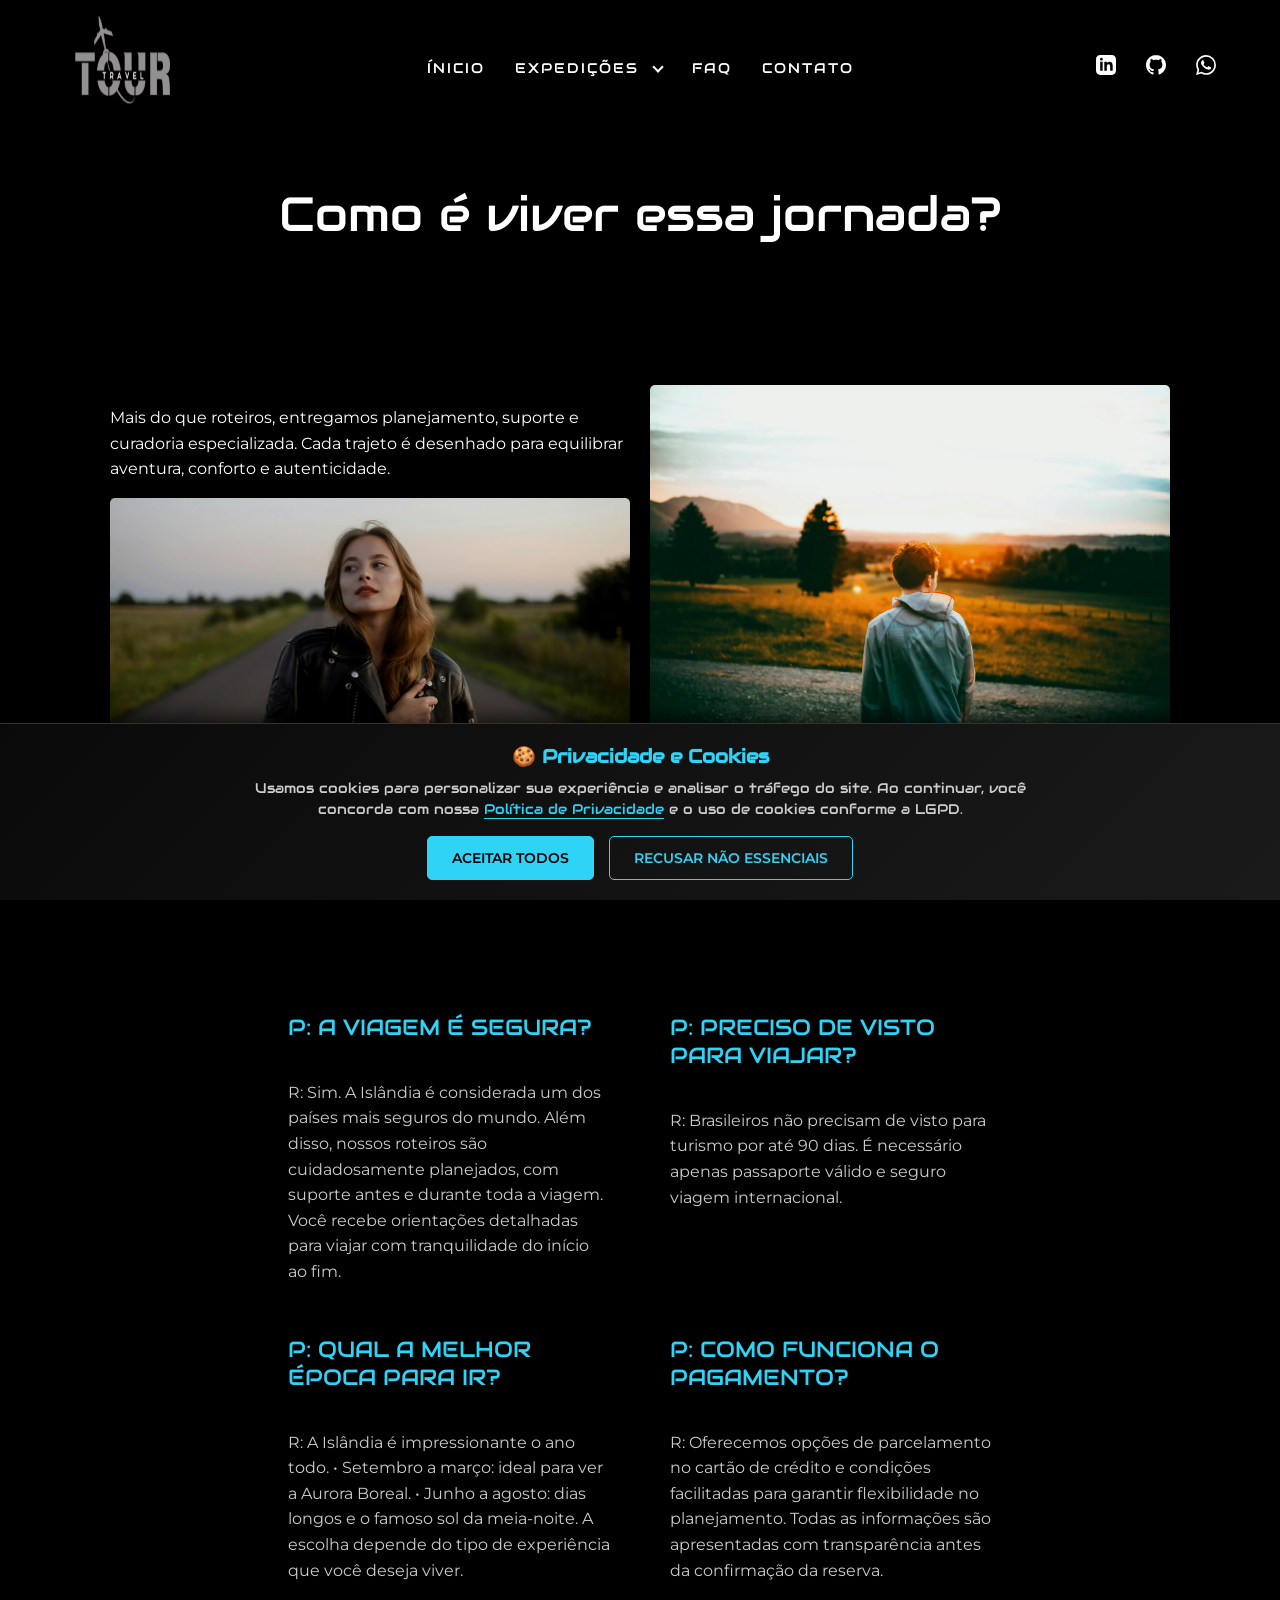
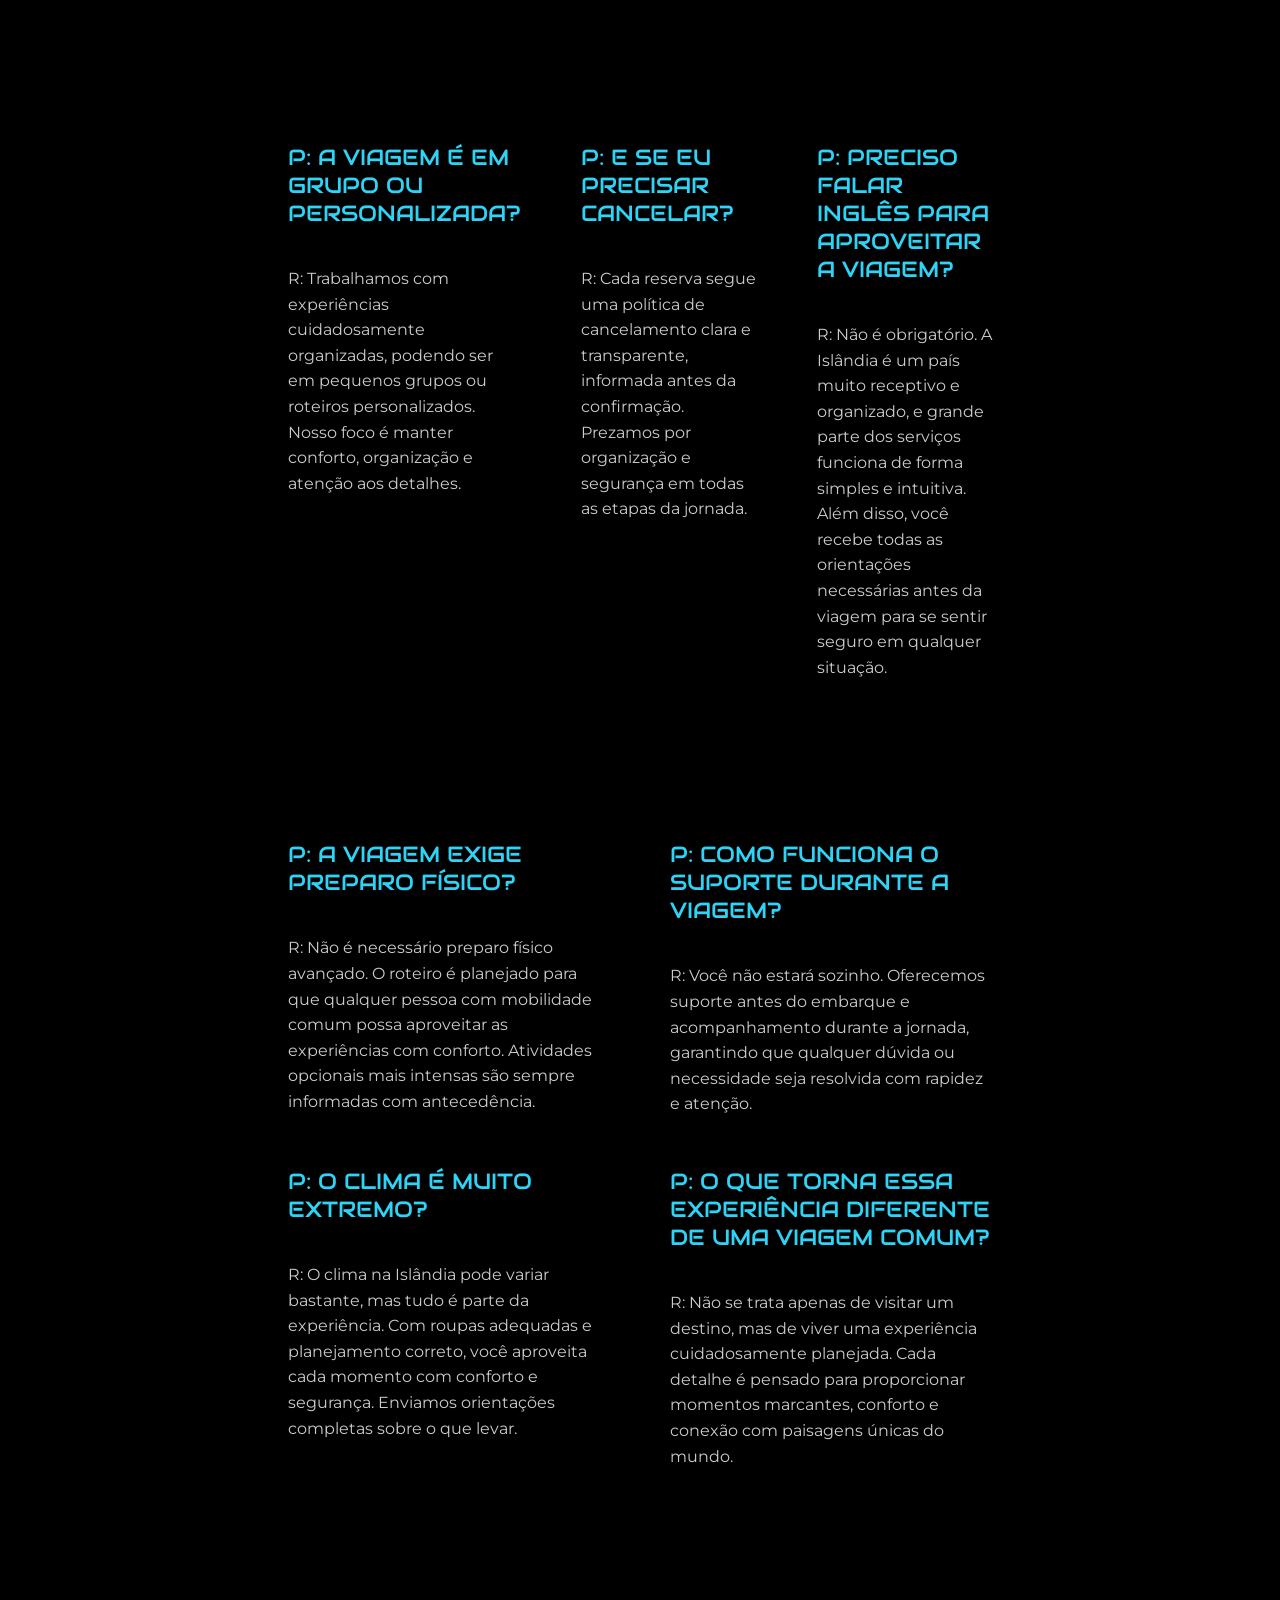
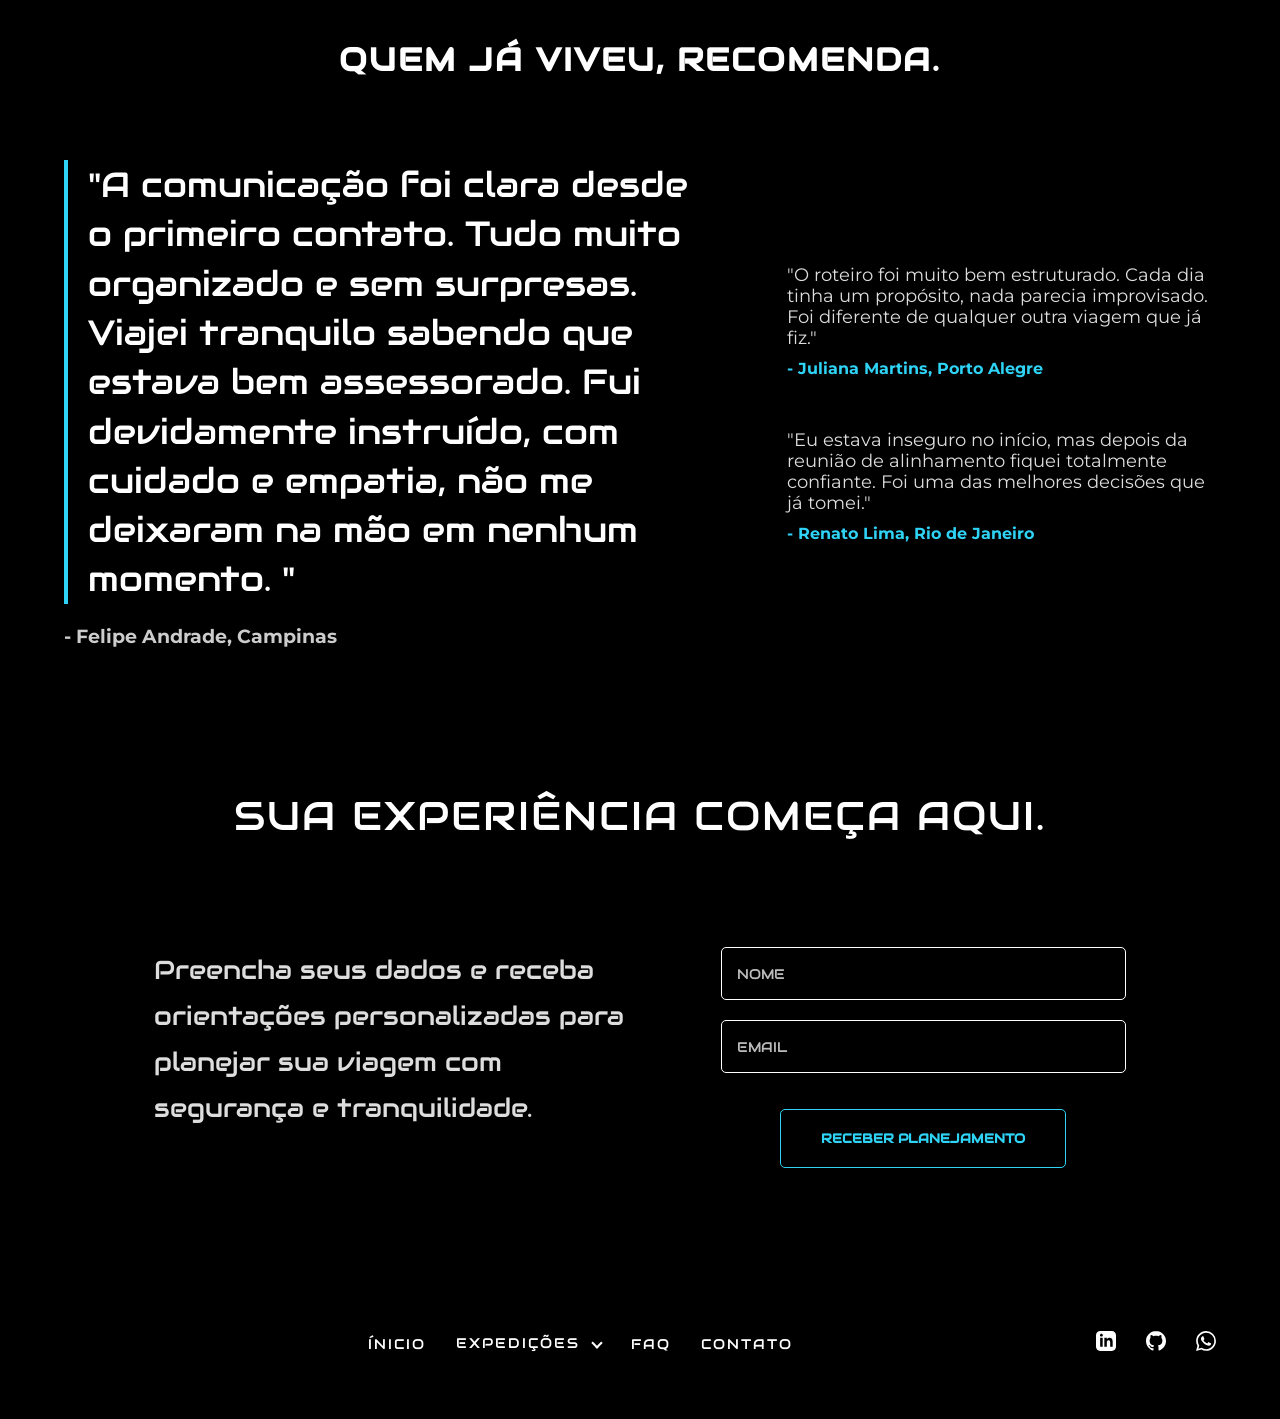
<file: faq.html>
<!doctype html>
<html lang="pt-br">
  <head>
    <meta charset="UTF-8" />
    <meta name="viewport" content="width=device-width, initial-scale=1.0" />
    <link rel="icon" type="image/svg+xml" href="assets/img/icone.svg" />

    <!-- Google Tag Manager -->
    <!-- =============================================
         ATENÇÃO: Substitua GTM-W364ZSX3 pelo seu ID real
         ============================================= -->
    <script>
      (function (w, d, s, l, i) {
        w[l] = w[l] || [];
        w[l].push({ "gtm.start": new Date().getTime(), event: "gtm.js" });
        var f = d.getElementsByTagName(s)[0],
          j = d.createElement(s),
          dl = l != "dataLayer" ? "&l=" + l : "";
        j.async = true;
        j.src = "https://www.googletagmanager.com/gtm.js?id=" + i + dl;
        f.parentNode.insertBefore(j, f);
      })(window, document, "script", "dataLayer", "GTM-W364ZSX3");
    </script>
    <!-- End Google Tag Manager -->

    <link rel="preconnect" href="https://fonts.googleapis.com" />
    <link rel="preconnect" href="https://fonts.gstatic.com" crossorigin />
    <link
      href="https://fonts.googleapis.com/css2?family=Audiowide&display=swap"
      rel="stylesheet"
    />
    <link
      href="https://fonts.googleapis.com/css2?family=Montserrat:ital,wght@0,100..900;1,100..900&display=swap"
      rel="stylesheet"
    />
    <title>FAQ</title>

    <link rel="stylesheet" href="assets/css/style.css" />
    <link rel="stylesheet" href="index.html" />
  </head>
  <body>
    <!-- Google Tag Manager (noscript) -->
    <noscript
      ><iframe
        src="https://www.googletagmanager.com/ns.html?id=GTM-W364ZSX3"
        height="0"
        width="0"
        style="display: none; visibility: hidden"
      ></iframe
    ></noscript>
    <!-- End Google Tag Manager (noscript) -->
    <header>
      <div class="logo">
        <img
          src="assets/img/logo.png"
          alt="Logo Travel Freelancer"
          width="120"
          height="120"
          class="logos"
        />
      </div>

      <nav aria-label="Navegação Principal" class="nav-header">
        <input type="checkbox" id="menu-toggle" class="menu-checkbox" />
        <label for="menu-toggle" class="menu-hamburguer">
          <span class="linha"></span>
          <span class="linha"></span>
          <span class="linha"></span>
        </label>

        <ul class="list-header">
          <li><a href="index.html">Ínicio</a></li>

          <li class="dropdown-header">
            <a href="expedicao.html" class="dropbtn"
              >Expedições <span class="arrow"></span
            ></a>

            <input
              type="checkbox"
              id="submenu-toggle"
              class="submenu-checkbox"
            />
            <label for="submenu-toggle" class="submenu-seta">
              <svg
                viewBox="0 0 24 24"
                width="20"
                height="20"
                stroke="#fff"
                stroke-width="2"
                fill="none"
              >
                <polyline points="6 9 12 15 18 9"></polyline>
              </svg>
            </label>

            <ul class="dropdown-content">
              <li><a href="expedicao1.html">Expedição #1 (Geologia)</a></li>
              <li><a href="expedicao2.html">Expedição #2 (Litoral)</a></li>
              <li><a href="expedicao3.html">Expedição #3 (Off-Road)</a></li>
            </ul>
          </li>

          <li><a href="faq.html">FAQ</a></li>
          <li><a href="contatos.html">Contato</a></li>
        </ul>
      </nav>

      <div class="social-links">
        <a
          href="https://www.linkedin.com/in/thiago-lima-271138270/"
          target="_blank"
        >
          <svg
            xmlns="http://www.w3.org/2000/svg"
            width="24"
            height="24"
            viewBox="0 0 24 24"
            class="icon-svg"
          >
            <path
              d="M19 0h-14c-2.761 0-5 2.239-5 5v14c0 2.761 2.239 5 5 5h14c2.762 0 5-2.239 5-5v-14c0-2.761-2.238-5-5-5zm-11 19h-3v-11h3v11zm-1.5-12.268c-.966 0-1.75-.79-1.75-1.764s.784-1.764 1.75-1.764 1.75.79 1.75 1.764-.783 1.764-1.75 1.764zm13.5 12.268h-3v-5.604c0-3.368-4-3.113-4 0v5.604h-3v-11h3v1.765c1.396-2.586 7-2.777 7 2.476v6.759z"
            />
          </svg>
        </a>

        <a href="https://github.com/ThiagoLlimas" target="_blank">
          <svg
            xmlns="http://www.w3.org/2000/svg"
            width="24"
            height="24"
            viewBox="0 0 24 24"
            class="icon-svg"
          >
            <path
              d="M12 0c-6.626 0-12 5.373-12 12 0 5.302 3.438 9.8 8.207 11.387.599.111.793-.261.793-.577v-2.234c-3.338.726-4.042-1.416-4.042-1.416-.546-1.387-1.333-1.756-1.333-1.756-1.089-.745.083-.729.083-.729 1.205.084 1.839 1.237 1.839 1.237 1.07 1.834 2.807 1.304 3.492.997.107-.775.418-1.305.762-1.604-2.665-.305-5.467-1.334-5.467-5.931 0-1.311.469-2.381 1.236-3.221-.124-.303-.535-1.524.117-3.176 0 0 1.008-.322 3.301 1.23.957-.266 1.983-.399 3.003-.404 1.02.005 2.047.138 3.006.404 2.291-1.552 3.297-1.23 3.297-1.23.653 1.653.242 2.874.118 3.176.77.84 1.235 1.911 1.235 3.221 0 4.609-2.807 5.624-5.479 5.921.43.372.823 1.102.823 2.222v3.293c0 .319.192.694.801.576 4.765-1.589 8.199-6.086 8.199-11.386 0-6.627-5.373-12-12-12z"
            />
          </svg>
        </a>

        <a
          href="https://wa.me/5531995263774?text=Olá,%20vi%20os%20planos%20de%20viagem!"
          target="_blank"
        >
          <svg
            xmlns="http://www.w3.org/2000/svg"
            width="24"
            height="24"
            viewBox="0 0 24 24"
            class="icon-svg"
            class="whats"
          >
            <path
              d="M17.472 14.382c-.297-.149-1.758-.867-2.03-.967-.273-.099-.471-.148-.67.15-.197.297-.767.966-.94 1.164-.173.199-.347.223-.644.075-.297-.15-1.255-.463-2.39-1.475-.883-.788-1.48-1.761-1.653-2.059-.173-.297-.018-.458.13-.606.134-.133.298-.347.446-.52.149-.174.198-.298.298-.497.099-.198.05-.371-.025-.52-.075-.149-.669-1.612-.916-2.207-.242-.579-.487-.5-.669-.51-.173-.008-.371-.01-.57-.01-.198 0-.52.074-.792.372-.272.297-1.04 1.016-1.04 2.479 0 1.462 1.065 2.875 1.213 3.074.149.198 2.096 3.2 5.077 4.487.709.306 1.262.489 1.694.625.712.227 1.36.195 1.871.118.571-.085 1.758-.719 2.006-1.413.248-.694.248-1.289.173-1.413-.074-.124-.272-.198-.57-.347m-5.421 7.403h-.004a9.87 9.87 0 01-5.031-1.378l-.361-.214-3.741.982.998-3.648-.235-.374a9.86 9.86 0 01-1.51-5.26c.001-5.45 4.436-9.884 9.888-9.884 2.64 0 5.122 1.03 6.988 2.898a9.825 9.825 0 012.893 6.994c-.003 5.45-4.437 9.884-9.885 9.884m8.413-18.297A11.815 11.815 0 0012.05 0C5.495 0 .16 5.335.157 11.892c0 2.096.547 4.142 1.588 5.945L.057 24l6.305-1.654a11.882 11.882 0 005.683 1.448h.005c6.554 0 11.89-5.335 11.893-11.893a11.821 11.821 0 00-3.48-8.413Z"
            />
          </svg>
        </a>
      </div>
    </header>

    <main>
      <section class="hero">
        <h1>Como é viver essa jornada?</h1>
      </section>

      <section class="container" id="img-container">
        <div class="articles">
          <p class="p-article" id="description-article">
            Mais do que roteiros, entregamos planejamento, suporte e curadoria
            especializada. Cada trajeto é desenhado para equilibrar aventura,
            conforto e autenticidade.
          </p>
          <a href="#comments"
            ><img
              src="assets/img/img-mulher.jpg"
              alt=""
              class="image-side"
              id="side-image"
              loading="eager"
              fetchpriority="high"
              width="600"
              height="350"
          /></a>
        </div>
        <div class="articles">
          <a href="#recomendations"
            ><img
              src="assets/img/img-homem.jpg"
              alt=""
              class="image-side"
              loading="lazy"
              width="600"
              height="350"
          /></a>
          <p class="p-article">
            Quem já viajou conosco destaca a organização, a segurança e a
            tranquilidade de ter tudo pensado antecipadamente — permitindo que o
            foco seja apenas aproveitar cada cenário.
          </p>
        </div>
      </section>

      <section class="faq-section" id="comments">
        <div class="section-container">
          <div class="faq-grid">
            <div class="faq-item">
              <h3>P: A viagem é segura?</h3>
              <p>
                R: Sim. A Islândia é considerada um dos países mais seguros do
                mundo. Além disso, nossos roteiros são cuidadosamente
                planejados, com suporte antes e durante toda a viagem. Você
                recebe orientações detalhadas para viajar com tranquilidade do
                início ao fim.
              </p>
            </div>

            <div class="faq-item">
              <h3>P: Preciso de visto para viajar?</h3>
              <p>
                R: Brasileiros não precisam de visto para turismo por até 90
                dias. É necessário apenas passaporte válido e seguro viagem
                internacional.
              </p>
            </div>

            <div class="faq-item">
              <h3>P: QUAL A MELHOR ÉPOCA PARA IR?</h3>
              <p>
                R: A Islândia é impressionante o ano todo. • Setembro a março:
                ideal para ver a Aurora Boreal. • Junho a agosto: dias longos e
                o famoso sol da meia-noite. A escolha depende do tipo de
                experiência que você deseja viver.
              </p>
            </div>

            <div class="faq-item">
              <h3>P: Como funciona o pagamento?</h3>
              <p>
                R: Oferecemos opções de parcelamento no cartão de crédito e
                condições facilitadas para garantir flexibilidade no
                planejamento. Todas as informações são apresentadas com
                transparência antes da confirmação da reserva.
              </p>
            </div>
          </div>
        </div>
      </section>

      <section class="faq-section">
        <div class="section-container">
          <div class="faq-grid" id="grid-faq">
            <div class="faq-item">
              <h3>P: A viagem é em grupo ou personalizada?</h3>
              <p>
                R: Trabalhamos com experiências cuidadosamente organizadas,
                podendo ser em pequenos grupos ou roteiros personalizados. Nosso
                foco é manter conforto, organização e atenção aos detalhes.
              </p>
            </div>

            <div class="faq-item">
              <h3>P: E se eu precisar cancelar?</h3>
              <p>
                R: Cada reserva segue uma política de cancelamento clara e
                transparente, informada antes da confirmação. Prezamos por
                organização e segurança em todas as etapas da jornada.
              </p>
            </div>

            <div class="faq-item">
              <h3>P: Preciso falar inglês para aproveitar a viagem?</h3>
              <p>
                R: Não é obrigatório. A Islândia é um país muito receptivo e
                organizado, e grande parte dos serviços funciona de forma
                simples e intuitiva. Além disso, você recebe todas as
                orientações necessárias antes da viagem para se sentir seguro em
                qualquer situação.
              </p>
            </div>
          </div>
        </div>
      </section>

      <section class="faq-section" id="fq-section">
        <div class="section-container">
          <div class="faq-grid">
            <div class="faq-item">
              <h3>P: A viagem exige preparo físico?</h3>
              <p>
                R: Não é necessário preparo físico avançado. O roteiro é
                planejado para que qualquer pessoa com mobilidade comum possa
                aproveitar as experiências com conforto. Atividades opcionais
                mais intensas são sempre informadas com antecedência.
              </p>
            </div>

            <div class="faq-item">
              <h3>P: Como funciona o suporte durante a viagem?</h3>
              <p>
                R: Você não estará sozinho. Oferecemos suporte antes do embarque
                e acompanhamento durante a jornada, garantindo que qualquer
                dúvida ou necessidade seja resolvida com rapidez e atenção.
              </p>
            </div>

            <div class="faq-item">
              <h3>P: O clima é muito extremo?</h3>
              <p>
                R: O clima na Islândia pode variar bastante, mas tudo é parte da
                experiência. Com roupas adequadas e planejamento correto, você
                aproveita cada momento com conforto e segurança. Enviamos
                orientações completas sobre o que levar.
              </p>
            </div>

            <div class="faq-item">
              <h3>
                P: O que torna essa experiência diferente de uma viagem comum?
              </h3>
              <p id="recomendations">
                R: Não se trata apenas de visitar um destino, mas de viver uma
                experiência cuidadosamente planejada. Cada detalhe é pensado
                para proporcionar momentos marcantes, conforto e conexão com
                paisagens únicas do mundo.
              </p>
            </div>
          </div>
        </div>
      </section>

      <section class="testimonials" id="testimonial">
        <h2>Quem já viveu, recomenda.</h2>

        <div class="grid-layout">
          <div class="depoimento-destaque">
            <blockquote>
              "A comunicação foi clara desde o primeiro contato. Tudo muito
              organizado e sem surpresas. Viajei tranquilo sabendo que estava
              bem assessorado. Fui devidamente instruído, com cuidado e empatia,
              não me deixaram na mão em nenhum momento. "
            </blockquote>
            <cite>- Felipe Andrade, Campinas</cite>
          </div>

          <div class="lista-comentarios">
            <div class="mini-depoimento">
              <p>
                "O roteiro foi muito bem estruturado. Cada dia tinha um
                propósito, nada parecia improvisado. Foi diferente de qualquer
                outra viagem que já fiz."
              </p>
              <cite>- Juliana Martins, Porto Alegre</cite>
            </div>

            <div class="mini-depoimento">
              <p>
                "Eu estava inseguro no início, mas depois da reunião de
                alinhamento fiquei totalmente confiante. Foi uma das melhores
                decisões que já tomei."
              </p>
              <cite>- Renato Lima, Rio de Janeiro</cite>
            </div>
          </div>
        </div>
      </section>

      <section class="contact-section" id="contact">
        <h2>Sua experiência começa aqui.</h2>
        <p>
          Preencha seus dados e receba orientações personalizadas para planejar
          sua viagem com segurança e tranquilidade.
        </p>
        <form
          id="contact-form"
          action="https://formspree.io/f/xlgwagea"
          method="post"
        >
          <label for="name">Nome*</label>
          <input
            type="text"
            id="name"
            name="nome"
            placeholder="NOME"
            required
          />

          <label for="email">Email*</label>
          <input
            type="email"
            id="email"
            name="email"
            placeholder="EMAIL"
            required
          />

          <button type="submit">RECEBER PLANEJAMENTO</button>

          <p id="status-envio"></p>
        </form>
      </section>
    </main>

    <footer>
      <nav aria-label="Navegação Principal" class="nav-header" id="header-nav">
        <ul class="list-footer">
          <li><a href="index.html">Ínicio</a></li>
          <li
            class="dropdown"
            style="display: flex; align-items: center; position: relative"
          >
            <a href="expedicao.html" class="dropbtn" style="padding-right: 5px"
              >Expedições</a
            >

            <input
              type="checkbox"
              id="footer-submenu-toggle"
              class="footer-submenu-checkbox"
            />

            <label for="footer-submenu-toggle" class="footer-submenu-seta">
              <span class="arrow"></span>
            </label>

            <ul class="dropdown-content" id="content-dropdown">
              <li class="footer-list">
                <a href="expedicao1.html">Expedição #1 (Geologia)</a>
              </li>
              <li class="footer-list">
                <a href="expedicao2.html">Expedição #2 (Litoral)</a>
              </li>
              <li class="footer-list">
                <a href="expedicao3.html">Expedição #3 (Off-Road)</a>
              </li>
            </ul>
          </li>

          <li class="footer-list"><a href="faq.html">FAQ</a></li>
          <li class="footer-list"><a href="contatos.html">Contato</a></li>
        </ul>
      </nav>

      <div class="social-links">
        <a
          href="https://www.linkedin.com/in/thiago-lima-271138270/"
          target="_blank"
        >
          <svg
            xmlns="http://www.w3.org/2000/svg"
            width="24"
            height="24"
            viewBox="0 0 24 24"
            class="icon-svg"
          >
            <path
              d="M19 0h-14c-2.761 0-5 2.239-5 5v14c0 2.761 2.239 5 5 5h14c2.762 0 5-2.239 5-5v-14c0-2.761-2.238-5-5-5zm-11 19h-3v-11h3v11zm-1.5-12.268c-.966 0-1.75-.79-1.75-1.764s.784-1.764 1.75-1.764 1.75.79 1.75 1.764-.783 1.764-1.75 1.764zm13.5 12.268h-3v-5.604c0-3.368-4-3.113-4 0v5.604h-3v-11h3v1.765c1.396-2.586 7-2.777 7 2.476v6.759z"
            />
          </svg>
        </a>

        <a href="https://github.com/ThiagoLlimas" target="_blank">
          <svg
            xmlns="http://www.w3.org/2000/svg"
            width="24"
            height="24"
            viewBox="0 0 24 24"
            class="icon-svg"
          >
            <path
              d="M12 0c-6.626 0-12 5.373-12 12 0 5.302 3.438 9.8 8.207 11.387.599.111.793-.261.793-.577v-2.234c-3.338.726-4.042-1.416-4.042-1.416-.546-1.387-1.333-1.756-1.333-1.756-1.089-.745.083-.729.083-.729 1.205.084 1.839 1.237 1.839 1.237 1.07 1.834 2.807 1.304 3.492.997.107-.775.418-1.305.762-1.604-2.665-.305-5.467-1.334-5.467-5.931 0-1.311.469-2.381 1.236-3.221-.124-.303-.535-1.524.117-3.176 0 0 1.008-.322 3.301 1.23.957-.266 1.983-.399 3.003-.404 1.02.005 2.047.138 3.006.404 2.291-1.552 3.297-1.23 3.297-1.23.653 1.653.242 2.874.118 3.176.77.84 1.235 1.911 1.235 3.221 0 4.609-2.807 5.624-5.479 5.921.43.372.823 1.102.823 2.222v3.293c0 .319.192.694.801.576 4.765-1.589 8.199-6.086 8.199-11.386 0-6.627-5.373-12-12-12z"
            />
          </svg>
        </a>

        <a
          href="https://wa.me/5531995263774?text=Olá,%20vi%20os%20planos%20de%20viagem!"
          target="_blank"
        >
          <svg
            xmlns="http://www.w3.org/2000/svg"
            width="24"
            height="24"
            viewBox="0 0 24 24"
            class="icon-svg"
            class="whats"
          >
            <path
              d="M17.472 14.382c-.297-.149-1.758-.867-2.03-.967-.273-.099-.471-.148-.67.15-.197.297-.767.966-.94 1.164-.173.199-.347.223-.644.075-.297-.15-1.255-.463-2.39-1.475-.883-.788-1.48-1.761-1.653-2.059-.173-.297-.018-.458.13-.606.134-.133.298-.347.446-.52.149-.174.198-.298.298-.497.099-.198.05-.371-.025-.52-.075-.149-.669-1.612-.916-2.207-.242-.579-.487-.5-.669-.51-.173-.008-.371-.01-.57-.01-.198 0-.52.074-.792.372-.272.297-1.04 1.016-1.04 2.479 0 1.462 1.065 2.875 1.213 3.074.149.198 2.096 3.2 5.077 4.487.709.306 1.262.489 1.694.625.712.227 1.36.195 1.871.118.571-.085 1.758-.719 2.006-1.413.248-.694.248-1.289.173-1.413-.074-.124-.272-.198-.57-.347m-5.421 7.403h-.004a9.87 9.87 0 01-5.031-1.378l-.361-.214-3.741.982.998-3.648-.235-.374a9.86 9.86 0 01-1.51-5.26c.001-5.45 4.436-9.884 9.888-9.884 2.64 0 5.122 1.03 6.988 2.898a9.825 9.825 0 012.893 6.994c-.003 5.45-4.437 9.884-9.885 9.884m8.413-18.297A11.815 11.815 0 0012.05 0C5.495 0 .16 5.335.157 11.892c0 2.096.547 4.142 1.588 5.945L.057 24l6.305-1.654a11.882 11.882 0 005.683 1.448h.005c6.554 0 11.89-5.335 11.893-11.893a11.821 11.821 0 00-3.48-8.413Z"
            />
          </svg>
        </a>
      </div>
    </footer>

    <script src="assets/js/main.js"></script>
    <script src="assets/js/cookies.js" defer></script>
  </body>
</html>
</file>
<file: assets/css/style.css>
* {
  padding: 0;
  margin: 0;
  box-sizing: border-box;
  font-family: "Audiowide", sans-serif;
  font-weight: 400;
  font-style: normal;
}

html,
body {
  height: 100%;
}

body {
  background-color: #000000;
  color: #ffffff;
}

/* ==========================================
   DROPDOWN DESKTOP (PC) - EFEITO HOVER E ROLETA
   ========================================== */
@media (min-width: 770px) {
  /* 1. O SEGREDO DA ÂNCORA: Prende o submenu para não voar pela tela */
  .dropdown,
  .dropdown-header {
    position: relative;
  }

  /* 2. Prepara a caixa do submenu */
  .dropdown-content {
    display: none !important; /* Esconde à força quando o mouse tá fora */
    position: absolute;
    top: 100%; /* Gruda a caixa extamente abaixo da palavra "Expedições" */
    left: 0;
    background-color: #000;
    min-width: 250px;
    padding: 10px 0;
    z-index: 999;
    border: 1px solid #333;
  }

  /* 3. A FORÇA BRUTA: Mostra a caixa quando o mouse passa por cima */
  .dropdown:hover .dropdown-content,
  .dropdown-header:hover .dropdown-content {
    display: flex !important; /* O !important destrói qualquer regra que tente esconder o menu */
    flex-direction: column;
  }

  /* 3. Estilo dos links lá dentro no PC */
  .dropdown-content a {
    padding: 12px 20px;
    display: block;
    color: #fff;
    text-decoration: none;
    transition: background 0.3s ease;
  }

  .dropdown-content a:hover {
    background-color: #222; /* Fica cinza quando passa o mouse na opção */
    color: #00d2ff; /* Fica ciano */
  }

  /* 4. O Efeito roleta na setinha */
  .dropbtn .arrow {
    display: inline-block;
    transition: transform 0.3s ease; /* Deixa o giro suave */
    margin-left: 8px; /* Dá um espacinho da palavra */
  }

  /* Gira a setinha quando o mouse passa por cima do menu */
  .dropdown:hover .dropbtn .arrow,
  .dropdown-header:hover .dropbtn .arrow {
    transform: rotate(225deg);
  }
}

/* ==========================================
   1. ESCONDER CHECKBOXES PARA SEMPRE (PC e Mobile)
   ========================================== */
/* A caixinha feia do sistema nunca deve aparecer em tela nenhuma */
.menu-checkbox,
.submenu-checkbox {
  display: none !important;
}

/* ==========================================
   2. ESCONDER DESENHOS APENAS NO DESKTOP (PC)
   ========================================== */
/* As 3 barrinhas e a setinha somem em telas grandes */
@media (min-width: 769px) {
  .menu-hamburguer,
  .submenu-seta {
    display: none !important;
  }
}

header {
  display: flex;
  align-items: center;
  justify-content: space-between; /* Empurra os 3 blocos para as extremidades */
  padding: 5px 5%; /* Cria o recuo lateral que o modelo tem */
  background-color: #000; /* Garante o fundo preto puro */
  width: 100%;
  box-sizing: border-box;
}

/* Para garantir que o menu fique REALMENTE no centro */
.nav-header {
  flex: 1;
  display: flex;
  justify-content: center;
}

.list-header {
  display: flex;
  gap: 30px; /* Aumentei o espaço entre os links como no modelo */
  list-style: none;
  margin: 0;
  padding: 0;
}

ul li a {
  color: #fff;
  text-decoration: none;
  font-size: 0.9rem;
  text-transform: uppercase; /* O modelo usa muito caixa alta */
  letter-spacing: 2px;
  transition: 0.3s;
}

a:hover {
  color: #2ed3f6;
}

.social-links {
  display: flex;
  align-items: center;
  gap: 30px;
}

.icon-svg {
  fill: #ffffff; /* Cor branca para os ícones */
  transition: fill 0.3s ease;
  width: 20px;
  height: 20px;
}

.social-links a:hover .icon-svg {
  fill: #2ed3f6; /* Cor de destaque no hover (ex: verde menta) */
}

/* --- CONFIGURAÇÃO DO MENU DROPDOWN --- */

/* 1. O "Pai" do menu (Item da lista) */
.dropdown {
  position: relative; /* Importante: segura o menu filho preso a ele */
  display: inline-block;
}

/* 2. O Menu "Filho" (A caixinha que abre) */
.dropdown-content {
  display: none; /* ESCONDIDO POR PADRÃO */
  position: absolute; /* Flutua por cima de tudo */
  background-color: #000; /* Fundo preto igual ao site */
  min-width: 200px; /* Largura mínima para caber o texto */
  box-shadow: 0px 8px 16px 0px rgba(0, 0, 0, 0.8); /* Sombra para destacar */
  z-index: 1000; /* Garante que fique na frente das fotos do site */
  top: 100%; /* Cola exatamente embaixo do botão */
  left: 0;
  padding: 10px 0;
  border: 1px solid #333; /* Bordinha sutil para separar do fundo */
}

/* Estilo dos links dentro do dropdown */
.dropdown-content li {
  display: block;
  margin: 0;
}

.dropdown-content li a {
  color: #fff;
  padding: 12px 16px;
  text-decoration: none;
  display: block;
  text-align: left;
  transition: 0.3s;
  font-size: 0.9rem; /* Um pouco menor que o menu principal */
}

/* Efeito ao passar o mouse nos itens internos */
.dropdown-content li a:hover {
  background-color: #111;
  color: #00adef; /* Seu azul ciano ou verde */
  padding-left: 20px; /* Efeitinho de "andar" para a direita */
}

/* --- A MÁGICA DE APARECER --- */
/* Quando passar o mouse no PAI (.dropdown), mostra o FILHO (.dropdown-content) */
.dropdown:hover .dropdown-content {
  display: block;
}

#content-dropdown {
  top: auto;
  bottom: 100%;
}

/* --- A SETINHA (ARROW) --- */
.arrow {
  border: solid white;
  border-width: 0 2px 2px 0; /* Desenha um "L" */
  display: inline-block;
  padding: 3px;
  margin-left: 8px; /* Espaço entre o texto e a seta */
  margin-bottom: 2px;

  /* Faz o "L" girar 45 graus para virar uma seta pra baixo */
  transform: rotate(45deg);
  transition: transform 0.3s ease; /* Animação suave */
}

/* --- GIRAR A SETINHA --- */
/* Quando passar o mouse no PAI, gira a seta para CIMA (-135 graus) */
.dropdown:hover .arrow {
  transform: rotate(-135deg);
  border-color: #00adef; /* A seta também muda de cor se quiser */
}

.social-links a:hover img {
  opacity: 0.7;
}

.hero {
  text-align: center;
  margin-top: 3rem;
}

h1 {
  font-size: 3rem;
}

.btn-cta {
  padding: 1rem;
  margin-top: 2.5rem;
  font-family: "Montserrat", sans-serif;
  font-optical-sizing: auto;
  font-weight: 600;
  font-style: normal;
  font-size: 1.2rem;
  background-color: #000000;
  border-radius: 5px;
  border-color: #2ed3f6;
  color: #2ed3f6;
  cursor: pointer;
  margin-bottom: 2rem;
  transition: 0.3s;
}

.btn-cta:hover {
  background-color: #2ed3f6;
  color: #000;
}

#button-cta {
  font-size: 1.2rem;
}

.gallery-grid {
  margin-top: 5rem; /* Aumentei um pouco para o desnível não bater no título */
  display: grid;
  grid-template-columns: repeat(3, 1fr); /* 3 colunas iguais */
  gap: 30px;
  max-width: 1100px;
  margin-left: auto;
  margin-right: auto;
  padding: 0 20px;
}

.gallery-grid figure {
  margin: 0;
  padding: 0;
  transition: transform 0.4s ease; /* Efeito suave ao carregar ou dar hover */
}

/* O SEGREDO DO DESNÍVEL: Seleciona o segundo item (o do meio) */
.gallery-grid figure:nth-child(2) {
  transform: translateY(-50px); /* Move 50px para cima */
}

.gallery-grid img {
  width: 100%;
  height: 500px; /* Altura fixa para manter o padrão do modelo */
  object-fit: cover; /* Faz a imagem preencher o espaço sem distorcer */
  border-radius: 5px; /* O modelo tem cantos levemente arredondados */
}

.description {
  text-align: center;
  padding-top: 5rem;
  font-family: "Montserrat", sans-serif;
  font-weight: 600; /* No modelo a descrição é mais leve que o título */ 
  font-size: 1.1rem; /* Tamanho legível */
  line-height: 1.8; /* Altura da linha generosa para "arejar" o texto */

  /* O SEGREDO DO FORMATO: */
  max-width: 800px; /* Impede que o texto vá até a borda da tela */
  margin: 0 auto 40px;
}

#button-destiny {
  margin-top: 1rem;
  display: flex;
  justify-content: center;
  align-items: center;
  margin-bottom: 7rem;
}

/* Essa classe garante que NADA no site ultrapasse essa largura */
.container {
  margin-top: 10rem; /* Aumentei um pouco para o desnível não bater no título */
  display: grid;
  grid-template-columns: repeat(2, 1fr); /* 3 colunas iguais */
  gap: 20px;
  max-width: 1100px;
  margin-left: auto;
  margin-right: auto;
  padding: 0 20px;
}

.image-side {
  width: 100%;
  height: 350px; /* Define uma altura fixa para não ocupar a tela toda */
  object-fit: cover; /* Faz a imagem cortar sem esticar ou achatar */
  border-radius: 5px;
}

.container div:nth-child(2) {
  transform: translateY(-30px); /* Move 50px para cima */
}

.articles h3 {
  font-size: 1.8rem;
  margin-bottom: 20px;
  text-transform: uppercase;
}

.title-container {
  padding-top: 1.5rem;
}

.articles p {
  line-height: 1.6;
}

.p-article {
  font-family: "Montserrat", sans-serif;
}

#description-article {
  margin-bottom: 1rem;
}

.turn-section {
  margin-top: 10rem;
  margin-bottom: 3rem;

  h2 {
    text-align: center;
    font-size: 3rem;
    font-weight: bolder;
    margin-bottom: 1.5rem;
  }

  p {
    text-align: center;
  }

  .informations {
    text-align: center;
    margin-top: 1.5rem;
    margin-bottom: 4rem;
  }

  .information {
    color: #2ed3f6;
    font-family: "Montserrat", sans-serif;
  }
}

h2 {
  font-size: 3rem;
  font-weight: bolder;
  margin-bottom: 1.5rem;
}

.p-turn-section {
  font-family: "Montserrat", sans-serif;
  font-size: 1.1rem; /* Tamanho legível */
  line-height: 1.8; /* Altura da linha generosa para "arejar" o texto */
  font-weight: 600;
  /* O SEGREDO DO FORMATO: */
  max-width: 800px; /* Impede que o texto vá até a borda da tela */
  margin: 0 auto 40px;
  padding-bottom: 2rem;
}

.button-div {
  justify-content: center;
  align-items: center;
  display: flex;
}

.button-div button {
  padding: 1rem;
  font-family: "Montserrat", sans-serif;
  font-optical-sizing: auto;
  font-weight: 600;
  font-style: normal;
  font-size: 1.2rem;
  background-color: #000000;
  border-radius: 5px;
  border-color: #2ed3f6;
  color: #2ed3f6;
  cursor: pointer;
  margin-bottom: 2rem;
  transition: 0.3s;
  margin-top: 0.5rem;
}

.button-div button:hover {
  background-color: #2ed3f6;
  color: #000;
}

.figures {
  display: flex;
  align-items: center;
  justify-content: center;
  gap: 20px;
  max-width: 1100px; /* Mesma largura que usamos na galeria de cima */
  margin: 4rem auto 0; /* Centraliza o bloco na tela */
  padding: 0 20px;
}

.figures-img {
  width: 100%;
  height: 500px; /* Define uma altura fixa para não ocupar a tela toda */
  object-fit: cover; /* Faz a imagem cortar sem esticar ou achatar */
  border-radius: 5px;
}

.figures figure:nth-child(2) {
  transform: translateY(-30px); /* Move 50px para cima */
}

.figures figure:nth-child(4) {
  transform: translateY(-30px); /* Move 50px para cima */
}

figure img {
  filter: brightness(0.9) contrast(1.1);
}
figure img:hover {
  filter: brightness(1); /* Acende a foto no hover */
}

.articles img {
  filter: brightness(0.9) contrast(1.1);
}
.articles img:hover {
  filter: brightness(1); /* Acende a foto no hover */
}

footer {
  display: flex;
  align-items: center;
  justify-content: space-between; /* Empurra os 3 blocos para as extremidades */
  padding: 63px 5%; /* Cria o recuo lateral que o modelo tem */
  background-color: #000; /* Garante o fundo preto puro */
  width: 100%;
  box-sizing: border-box;
}

.list-footer {
  display: flex;
  gap: 30px; /* Aumentei o espaço entre os links como no modelo */
  list-style: none;
  margin: 0;
  padding: 0;
}

/* --- RESET BÁSICO (Para garantir o fundo preto) --- */
.contact-section {
  background-color: #000;
  color: #fff;
  padding: 100px 5%;

  /* A MÁGICA DO GRID */
  display: grid;
  grid-template-columns: 1.2fr 1fr; /* Cria 2 colunas iguais */
  column-gap: 80px; /* Espaço entre o texto e o formulário */
  row-gap: 50px; /* Espaço entre o título e o conteúdo */
  max-width: 1100px;
  margin: 0 auto;
  align-items: start;
}

/* --- TÍTULO (OCUPA A LARGURA TODA) --- */
.contact-section h2 {
  grid-column: 1 / -1; /* Manda o título atravessar de ponta a ponta */
  text-align: center;
  font-size: 2.5rem;
  text-transform: uppercase;
  font-weight: normal;
  letter-spacing: 2px;
  padding-bottom: 2rem;
}

/* --- PARÁGRAFO (LADO ESQUERDO) --- */
.contact-section p {
  font-size: 1.6rem;
  line-height: 1.8;
  color: #ddd;
}

/* --- FORMULÁRIO (LADO DIREITO) --- */
#contact-form {
  display: flex;
  flex-direction: column; /* Empilha os inputs */
  gap: 20px;
}

/* Esconder as labels visualmente para ficar igual ao modelo (Minimalista) */
#contact-form label {
  display: none;
}

/* ESTILO DOS INPUTS (CAIXA TRANSPARENTE) */
#contact-form input {
  width: 100%;
  background-color: transparent; /* Remove o fundo branco */
  border: 1px solid #fff; /* Borda branca fina */
  padding: 15px;
  color: #fff;
  font-size: 1rem;
  outline: none;
  transition: 0.3s;
  border-radius: 5px;
}

#contact-form input:focus {
  border-color: #2ed3f6; /* Cor verde quando clica */
}

/* ESTILO DO PLACEHOLDER (O texto 'Seu nome' dentro da caixa) */
#contact-form input::placeholder {
  color: #bbb;
  text-transform: uppercase;
  font-size: 0.9rem;
}

/* --- BOTÃO (ALINHADO À DIREITA) --- */
#contact-form button {
  /* MUDANÇA 1: Largura automática (só ocupa o espaço do texto) */
  width: auto;

  /* OU, se preferir um tamanho fixo específico, use: width: 200px; */

  /* MUDANÇA 2: Garante que ele vá para a direita no flexbox */
  align-self: center;

  /*align-self: flex-end;/* /* Joga o botão para o canto direito do formulário */
  background: transparent;
  border: 1px solid #2ed3f6;
  color: #2ed3f6;
  padding: 20px 40px;
  text-transform: uppercase;
  font-weight: bold;
  cursor: pointer;
  margin-top: 1rem;
  transition: 0.3s;
  border-radius: 5px;
}

#contact-form button:hover {
  background-color: #2ed3f6;
  color: #000;
}

#status-envio {
  /* 1. Centraliza o texto dentro do parágrafo */
  text-align: center;

  padding-top: 0.5rem;
  line-height: 1.6; /* Dá um respiro se o texto quebrar em 2 linhas */
  font-size: 1.3rem;
  display: none; /* Começa escondido */
}

.sucesso {
  color: #00ffaa !important; /* VERDE NEON FORÇADO */
  display: block !important;
}

.erro {
  color: #ff3333 !important; /* VERMELHO ALERTA FORÇADO */
  display: block !important;
}

/* --- FUNDO E ESTRUTURA --- */
.testimonials {
  /* 1. O OVERLAY: Camada preta transparente (0.7) */
  /* 2. A IMAGEM: url('img/praia.jpg') */
  background:
    linear-gradient(rgba(5, 20, 40, 0.7), rgba(2, 10, 20, 0.9)),
    url("../img/praia.jpg");

  background-size: cover; /* Cobre tudo sem distorcer */
  background-position: center; /* Centraliza a foto */
  background-attachment: fixed; /* Efeito Parallax (opcional, dá um charme) */
  padding: 42px 5%; /* Altura e respiro lateral */
  color: #fff;
}

.testimonials h2 {
  text-align: center;
  font-size: 2rem;
  margin-bottom: 80px;
  letter-spacing: 2px;
  text-transform: uppercase;
}

/* --- GRID (DIVISÃO DA TELA) --- */
.grid-layout {
  display: grid;
  /* Coluna da esquerda (1.5x) maior que a da direita (1x) */
  grid-template-columns: 1.5fr 1fr;
  gap: 80px;
  max-width: 1200px;
  margin: 0 auto;
  align-items: center;
}

/* --- LADO ESQUERDO (DESTAQUE) --- */
.depoimento-destaque blockquote {
  /* font-family: "Sua-Fonte-Viking", sans-serif; */
  font-size: 2.2rem; /* Letra bem grande */
  line-height: 1.4;
  margin-bottom: 20px;
  border-left: 4px solid #2ed3f6; /* Detalhe verde na lateral igual site gringo */
  padding-left: 20px;
}

.depoimento-destaque cite {
  font-size: 1.2rem;
  font-weight: bold;
  color: #ccc;
  font-style: normal;
  display: block; /* Garante que fique embaixo do texto */
  margin-top: 15px;
  font-family: "Montserrat", sans-serif;
}

/* --- LADO DIREITO (LISTA) --- */
.lista-comentarios {
  display: flex;
  flex-direction: column;
  gap: 50px; /* Espaço entre o João e o Biruleibe */
}

.mini-depoimento p {
  font-size: 1.1rem;
  color: #ddd;
  margin-bottom: 10px;
  font-family: "Montserrat", sans-serif;
}

.mini-depoimento cite {
  color: #2ed3f6; /* Destaque verde no nome */
  font-weight: bold;
  font-style: normal;
  font-family: "Montserrat", sans-serif;
}

/* ==========================================
   RODAPÉ - COMPORTAMENTO HÍBRIDO (PC x MOBILE)
   ========================================== */
/* 1. Esconde a caixinha feia do sistema em absolutamente todas as telas */
.footer-submenu-checkbox {
  display: none !important;
}

/* ==========================================
   DESKTOP (PC) - APENAS HOVER (Mouse por cima)
   ========================================== */
@media (min-width: 769px) {
  /* No PC, a setinha volta a ser só um enfeite (desativa o clique dela) */
  .footer-submenu-seta {
    cursor: default;
    pointer-events: none; /* A MÁGICA: O PC ignora o clique na setinha! */
    padding: 0;
  }

  /* Garante que a caixa preta fique escondida por padrão */
  #content-dropdown {
    display: none;
  }

  /* Quando o mouse passa por cima de "Expedições", a caixa preta aparece */
  .dropdown:hover #content-dropdown {
    display: flex !important;
    flex-direction: column;
  }

  /* Quando o mouse passa por cima, a setinha dá o giro suave */
  .dropdown:hover .footer-submenu-seta .arrow {
    transform: rotate(180deg);
  }
}

/* ==========================================
   CELULAR (Mobile) - APENAS CLIQUE NA SETA
   ========================================== */
@media (max-width: 768px) {
  /* Prepara a setinha para ser clicável pelo dedo */
  .footer-submenu-seta {
    cursor: pointer;
    display: flex;
    align-items: center;
    padding: 10px 15px !important; /* Deixa gordinha pro dedo não errar */
    margin-top: 2px;
  }

  /* Quando a seta NÃO está clicada (fechada), esconde a caixa */
  .footer-submenu-checkbox:not(:checked) ~ #content-dropdown {
    display: none !important;
  }

  /* Quando a seta FOI clicada (aberta), força a caixa a aparecer */
  .footer-submenu-checkbox:checked ~ #content-dropdown {
    display: flex !important;
    flex-direction: column;
  }

  /* Gira a setinha para cima quando o menu abrir */
  .footer-submenu-checkbox:checked ~ .footer-submenu-seta .arrow {
    transform: rotate(225deg) !important;
  }

  /* Volta a setinha para baixo quando fechar */
  .footer-submenu-checkbox:not(:checked) ~ .footer-submenu-seta .arrow {
    transform: rotate(45deg) !important;
  }
}

/* No PC, garante que o hover antigo continue girando a seta nova */
@media (min-width: 769px) {
  .dropdown:hover .footer-submenu-seta .arrow {
    transform: rotate(225deg);
  }
}

/* ========================================== */
/* RESPONSIVO - TABLETS E NOTEBOOKS PEQUENOS  */
/* ========================================== */
@media (max-width: 1150px) {
  .gallery-grid {
    display: flex;
    flex-direction: column;
    align-items: center;
    gap: 105px;
  }

  .gallery-grid figure:nth-child(2) {
    transform: translateY(0px);
  }

  .primaryfigures {
    width: 100%;
    max-width: 400px;
    margin: 0 auto;
  }

  .figures {
    display: flex;
    flex-direction: column;
    align-items: center;
    gap: 105px;
  }

  .figures-img {
    width: 100%;
    max-width: 800px;
    margin-top: 0 !important;
    margin-bottom: 0 !important;
  }

  .container {
    display: flex;
    flex-direction: column;
    align-items: center;
    gap: 105px;
  }

  .container div:nth-child(2) {
    transform: translateY(0px);
  }

  .articles {
    width: 100%;
    max-width: 800px;
    margin-top: 0 !important;
    margin-bottom: 0 !important;
  }

  .contact-section {
    display: flex;
    flex-direction: column;
    align-items: center;
    gap: 105px;
  }

  .contact-form {
    width: 100%;
    max-width: 800px;
    margin-top: 0 !important;
    margin-bottom: 0 !important;
  }

  .grid-layout {
    display: flex;
    flex-direction: column;
    align-items: center;
    gap: 105px;
  }

  .lista-comentarios {
    width: 100%;
    max-width: 800px;
    margin-top: 0 !important;
    margin-bottom: 0 !important;
  }
}
/* ==========================================
   A MÁGICA NO CELULAR (Até 768px)
   ========================================== */
@media (max-width: 768px) {
  /* --- 1. O HAMBÚRGUER E A TELA PRETA (Menu Principal) --- */
  .menu-hamburguer {
    display: flex;
    flex-direction: column;
    justify-content: space-between;
    width: 30px;
    height: 20px;
    cursor: pointer;
    z-index: 999;
  }

  .menu-hamburguer .linha {
    height: 2px;
    width: 100%;
    background-color: #fff;
    transition: all 0.3s ease;
  }

  .list-header {
    position: absolute;
    top: 70px; /* Ajuste conforme a altura do seu cabeçalho */
    left: 0;
    width: 100%;
    background-color: #000;
    flex-direction: column;
    padding: 0;
    max-height: 0;
    overflow: hidden;
    transition: max-height 0.4s ease-in-out;
    z-index: 998;
  }

  .list-header li {
    width: 100%;
    border-bottom: 1px solid #333;
    text-align: left; /* Textos alinhados à esquerda ficam mais chiques */
  }

  .list-header li a {
    display: block;
    padding: 20px;
  }

  /* Abre o Menu Principal e anima o X */
  .menu-checkbox:checked ~ .list-header {
    max-height: 800px; /* Grande o suficiente para caber tudo */
  }
  .menu-checkbox:checked ~ .menu-hamburguer .linha:nth-child(1) {
    transform: translateY(9px) rotate(45deg);
  }
  .menu-checkbox:checked ~ .menu-hamburguer .linha:nth-child(2) {
    opacity: 0;
  }
  .menu-checkbox:checked ~ .menu-hamburguer .linha:nth-child(3) {
    transform: translateY(-9px) rotate(-45deg);
  }

  /* --- 2. O SUBMENU DE EXPEDIÇÕES (A Setinha) --- */
  .list-header .dropdown-header {
    display: flex;
    flex-wrap: wrap;
    align-items: center;
    justify-content: space-between;
    padding: 0;
  }

  .list-header .dropdown-header .dropbtn {
    width: 75%;
    padding: 20px;
    border-bottom: none;
  }

  .submenu-seta {
    display: flex;
    align-items: center;
    justify-content: center;
    width: 25%;
    height: 60px;
    cursor: pointer;
    border-left: 1px solid #333;
    transition: transform 0.3s ease;
  }

  .list-header .dropdown-content {
    position: static;
    display: none;
    flex-direction: column;
    width: 100%;
    background-color: #111;
  }

  .list-header .dropdown-content a {
    padding: 15px 20px;
    font-size: 0.9em;
    color: #ccc;
    border-bottom: 1px solid #222;
  }

  /* Abre o Submenu e gira a setinha */
  .submenu-checkbox:checked ~ .dropdown-content {
    display: flex;
  }
  .submenu-checkbox:checked ~ .submenu-seta {
    transform: rotate(180deg);
  }

  /* ==========================================
     TIRANDO A SETA DUPLICADA NO MOBILE
     ========================================== */
  .list-header .dropbtn .arrow {
    display: none !important; /* Aniquila a setinha grudada no texto apenas no celular */
  }
  /* ==========================================
     RODAPÉ NO CELULAR
     ========================================== */

  /* 1. Reduz o buraco entre as palavras */
  .list-footer {
    gap: 12px !important; /* Diminui os 30px originais para caber na tela */
    justify-content: center; /* Mantém a turma toda centralizada */
    flex-wrap: wrap; /* Trava de segurança: se a tela for um celular muito fininho, ele quebra a linha com elegância */
  }

  /* 2. Encolhe as letras */
  .list-footer li a,
  .list-footer .dropbtn {
    font-size: 12px; /* Tamanho de bula de remédio, mas chique e legível kkkk */
    padding: 5px 0;
  }

  /* 3. Salva a setinha do abismo */
  .list-footer .dropbtn {
    display: flex;
    align-items: center;
    gap: 4px; /* Gruda a setinha na palavra */
    white-space: nowrap; /* É a regra que diz ao navegador: "Proibido jogar a seta pra baixo!" */
  }

  /* ==========================================
     RODAPÉ - EMPILHANDO LINKS E REDES SOCIAIS
     ========================================== */
  footer {
    flex-direction: column !important; /* Muda de linha para coluna */
    align-items: center !important; /* Centraliza tudo no meio da tela */
    gap: 25px !important; /* O espaço exato entre a linha de textos e os ícones */
    padding-top: 30px !important; /* Dá um respiro elegante na parte de cima */
    padding-bottom: 30px !important; /* Dá um respiro na parte de baixo */
  }

  /* Garante que os textos fiquem perfeitamente no centro */
  .list-footer {
    justify-content: center !important;
  }

  /* ==========================================
     NIVELAMENTO PERFEITO DO RODAPÉ
     ========================================== */

  /* Alinha todas as palavras pela base (linha invisível embaixo das letras) */
  .list-footer {
    align-items: baseline !important;
  }

  /* Tira qualquer "empurrão" para baixo que a setinha estava dando */
  .footer-submenu-seta {
    margin-top: 0 !important;
  }
}

/*CSS DA ABA FAQ */ /* --- Ajuste Geral do Container (para alinhar com a parte de cima) --- */
.section-container {
  max-width: 1200px; /* Aumente de 1100 para 1200 se quiser mais largo */
  width: 55%; /* Garante margem em telas menores */
  margin: 0 auto; /* Centraliza */
  margin-top: 10rem;
}

/* --- Ajuste do Grid do FAQ --- */
.faq-grid {
  display: grid;
  grid-template-columns: 1fr 1fr; /* Duas colunas de 50% */
  column-gap: 60px; /* Espaço entre as colunas */
  row-gap: 50px;
  width: 100%; /* Força o grid a ocupar a caixa toda */
}

#grid-faq {
  grid-template-columns: repeat(3, 1fr);
}

/* --- O PULO DO GATO (Desbloqueando a largura do texto) --- */
.faq-item p {
  /* É provável que ele esteja herdando um max-width: 400px de outro lugar.
       Vamos sobrescrever isso: */
  max-width: 100% !important; /* Ocupa a coluna inteira */
  width: 100%;
  font-family: "Montserrat", sans-serif;
  font-size: 1rem;
  line-height: 1.6;
  color: #ccc;
  text-align: left; /* Alinha à esquerda para leitura natural */
}

/* Título da pergunta */
.faq-item h3 {
  color: #2ed3f6; /* Azul ciano (ou use seu verde #00ffaa) */
  margin-bottom: 15px;
  text-transform: uppercase;
  font-size: 1.4rem;
  padding-bottom: 1.5rem;
}

#fq-section {
  padding-bottom: 8rem;
}

#testimonial {
  background:
    linear-gradient(rgba(5, 20, 40, 0.7), rgba(2, 10, 20, 0.9)),
    url("../img/carro-rodape.jpg");
  background-attachment: fixed; /* Efeito Parallax (opcional, dá um charme) */
}

#img-container div:nth-child(2) {
  transform: translateY(-20px); /* Move 50px para cima */
}

@media (max-width: 1150px) {
  .faq-grid {
    display: flex;
    flex-direction: column;
    align-items: center;
    gap: 105px;
  }

  .faq-item {
    width: 100%;
    max-width: 800px;
    margin: 0 auto;
  }

  #side-image {
    object-position: top;
  }
}

@media (max-width: 768px) {
  .container {
    margin-top: 4rem;
  }
}
/* ABA DE CONTATOS */

#text {
  background-color: #000;
  border-radius: 5px;
  width: 100%;
  background-color: transparent; /* Remove o fundo branco */
  border: 1px solid #fff; /* Borda branca fina */
  padding: 15px;
  color: #fff;
  font-size: 1rem;
  outline: none;
  transition: 0.3s;
  border-radius: 5px;
}

#text:hover {
  border-color: #2ed3f6;
}

#testimoniall {
  background:
    linear-gradient(rgba(5, 20, 40, 0.7), rgba(2, 10, 20, 0.9)),
    url("../img/cachoeira-contatos.jpg");
  background-attachment: fixed; /* Efeito Parallax (opcional, dá um charme) */
  /* background: url("../img/test1.jpg"); */
}

#contactaba {
  padding: 13rem;
  max-width: 1600px;
}

#contactaba {
  p {
    font-size: 1.7rem;
  }
}

.link {
  color: #2ed3f6;
}

.link:hover {
  background-color: #2ed3f6;
  color: #ffffff;
}

@media (max-width: 768px) {
  #contactaba {
    padding: 5rem;
    max-width: 1600px;
  }
}

/*ABA DE EXPEDIÇÃO 1 */

.tour-landing-page {
  padding: px 0; /* Espaço para não colar no menu lá em cima */
  color: #fff;
}

#container-expedicao-two {
  margin-top: 5rem;
}

#container-expedicao-three {
  margin-top: 5rem;
}

#cta-btn {
  margin-bottom: 2rem;
  margin-top: 2rem;
}

.tour-landing-list {
  margin-top: 2rem;
  padding: 0px 0px 0px 24px;
}

.list-expediction {
  font-family: "Montserrat", sans-serif;
  line-height: 1.6;
}

.description-expediction {
  padding-top: 2rem;
  /* padding-bottom: 2rem; */
  font-family: "Montserrat", sans-serif;
}

.description-expediction {
  /* O SEGREDO: Ocupa da primeira linha do grid até a última (-1) */
  grid-column: 1 / -1;

  /* Garante que ocupe todo o espaço liberado */
  width: 100%;
  max-width: 100% !important;

  /* Um respiro em cima para não colar na imagem e na lista */
  /* margin-top: 40px; */

  color: #ccc;
  line-height: 1.6;
}

#container-expedicao-two div:nth-child(2) {
  transform: none;
}

#container-expedicao-three div:nth-child(2) {
  transform: none;
}


#tour-landing-image {
  /* 1. Largura Fluida: Ocupa 100% da coluna da direita do Grid */
  width: 100%;

  /* 2. Altura Fixa (ou Proporcional): 600px dá aquele ar de pôster vertical */
  height: 505px;

  /* 3. A MÁGICA: Garante que a foto não seja esmagada ou esticada */
  object-fit: cover;

  /* 4. Arredondamento leve igual ao modelo */
  border-radius: 4px;
}

#img-exdiction {
  height: 505px;
}

#btn-cta-expedicao {
  text-align: center;
  justify-content: center;
  align-items: center;
  display: flex;
  margin-top: 1rem;
}

#list-expediction-landing {
  margin-top: 0;
}

.article-exp-img {
  position: relative;

  /* O PULO DO GATO: O limite e o centro vêm pro Pai! */
  max-width: 1060px;
  margin-left: auto; /* Centraliza na horizontal */
  margin-right: auto; /* Centraliza na horizontal */

  /* Trocamos padding por margin para o top: 50% das setas bater EXATAMENTE no meio da foto */
  margin-top: 8rem;
  margin-bottom: 4rem;
}

.article-exp-img img {
  width: 100%; /* A imagem agora preenche os 1060px do Pai certinho */
  height: auto;
  object-fit: cover;
  border-radius: 5px;
  display: block; /* Remove aquele "espacinho fantasma" que sobra debaixo de imagens */
}

#imagem-carrossel {
  transition: opacity 0.3s ease-in-out;
}
.fade-out {
  opacity: 0.2;
}

.seta {
  position: absolute;
  top: 50%;
  transform: translateY(-50%); /* Crava exatamente no meio vertical */

  background-color: rgba(0, 0, 0, 0.6);
  color: white;
  border: 2px solid white;
  border-radius: 50%;
  width: 45px;
  height: 45px;
  font-size: 20px;
  cursor: pointer;
  transition: all 0.3s ease;
  z-index: 10;

  /* Centraliza o ícone dentro da bolinha */
  display: flex;
  align-items: center;
  justify-content: center;
}

.seta:hover {
  background-color: rgba(0, 173, 239, 0.9); /* O seu azul ciano */
  border-color: #00adef;
}

.seta-esq {
  left: 15px;
} /* Descola 15px da borda esquerda */
.seta-dir {
  right: 15px;
} /* Descola 15px da borda direita */

#testimonial-exp1 {
  margin-top: 6rem;
  background:
    linear-gradient(rgba(5, 20, 40, 0.7), rgba(2, 10, 20, 0.9)),
    url("../img/img-rodape-exp1.jpg");
  background-attachment: fixed; /* Efeito Parallax (opcional, dá um charme) */
  /* background: url("../img/test1.jpg"); */
}

/*EXPEDIÇÃO #2 */

#testimonial-exp2 {
  background:
    linear-gradient(rgba(5, 20, 40, 0.7), rgba(2, 10, 20, 0.9)),
    url("../img/img-rodape-exp2.jpg");
  background-attachment: fixed;
}

/*EXPEDIÇÃO #3 */

#testimonial-exp3 {
  background:
    linear-gradient(rgba(5, 20, 40, 0.7), rgba(2, 10, 20, 0.9)),
    url("../img/img-rodape-exp3.jpg");
  background-attachment: fixed;
  /* background-size: cover;
  background-position: center;
  background-attachment: fixed; */
}

/*EXPEDICAO*/

#main-section {
  margin-top: 4rem;
}

#testimonial-initial {
  background:
    linear-gradient(rgba(5, 20, 40, 0.7), rgba(2, 10, 20, 0.9)),
    url("../img/img-finale-expedicao.jpg");
  background-attachment: fixed;
}

@media (max-width: 1150px) {
  .figures figure:nth-child(2) {
    transform: translateY(0px);
  }

  .figures figure:nth-child(4) {
    transform: translateY(0px);
  }
}
</file>
